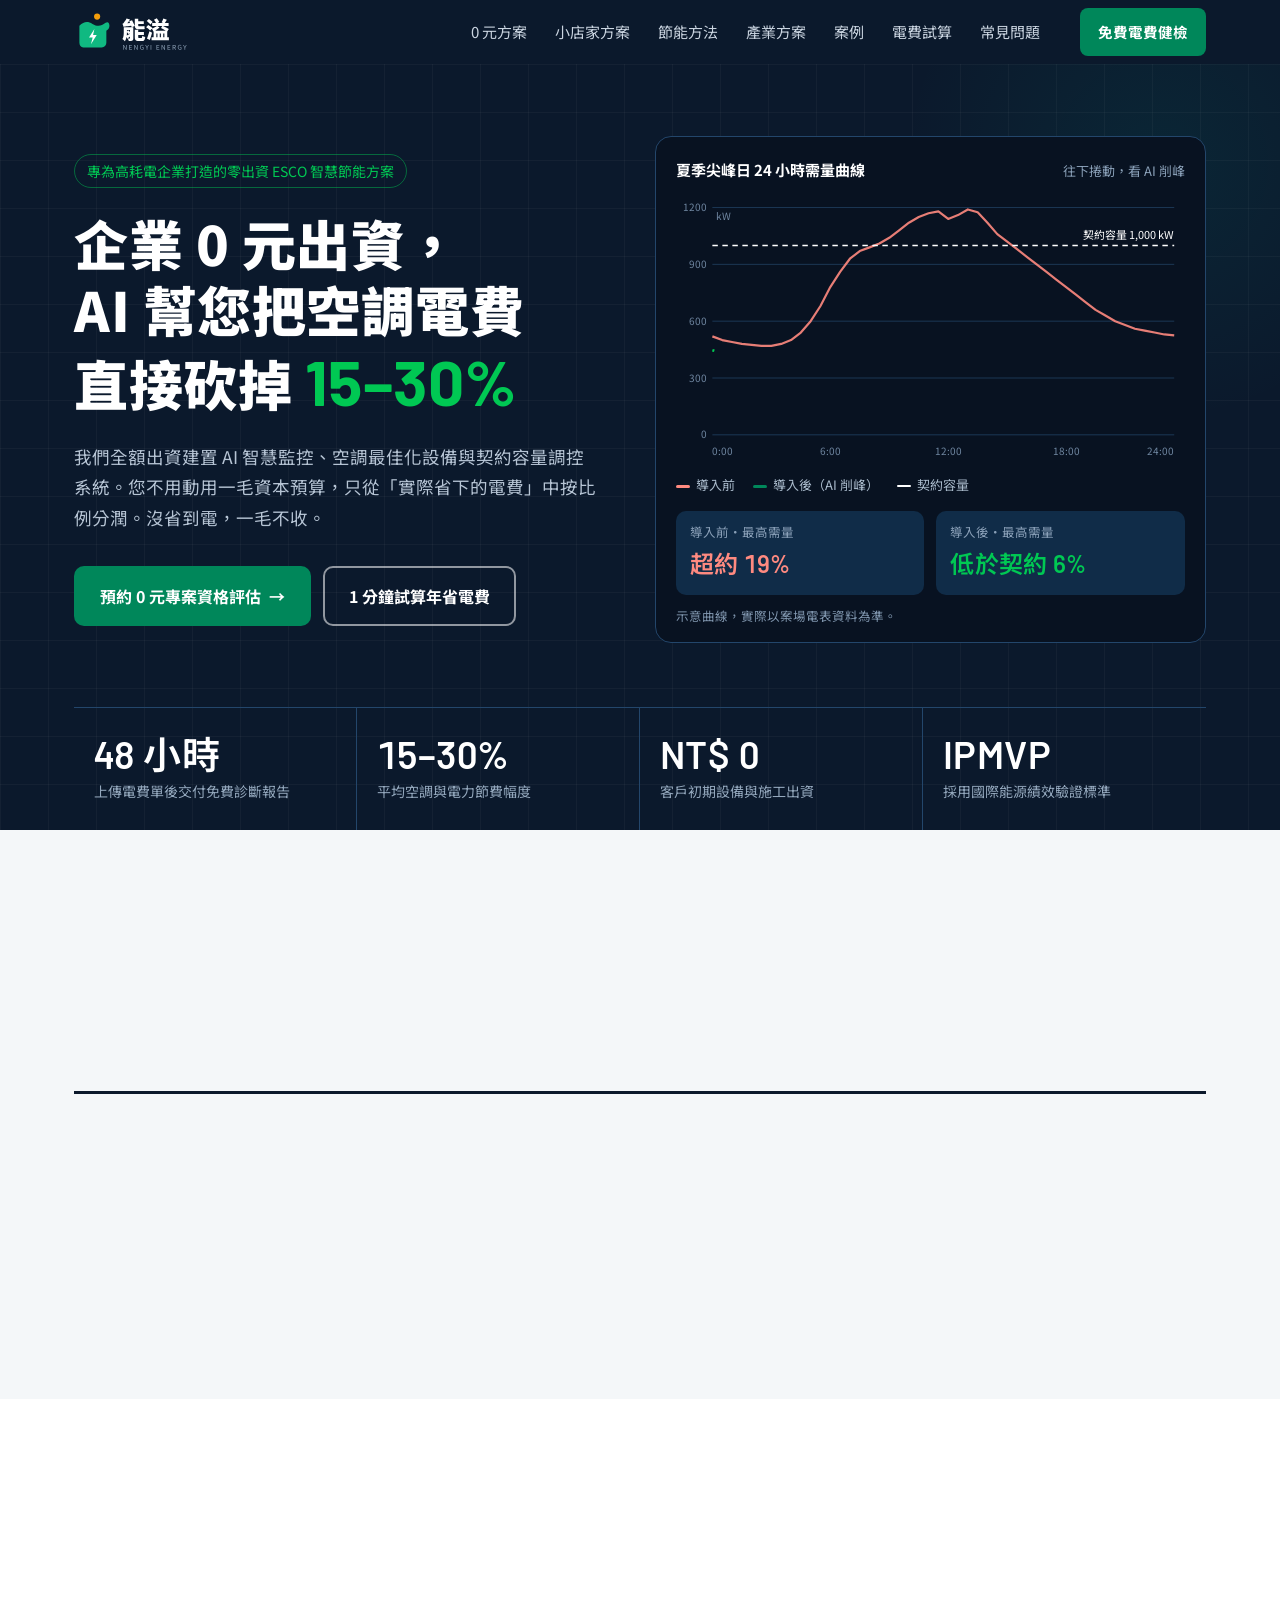
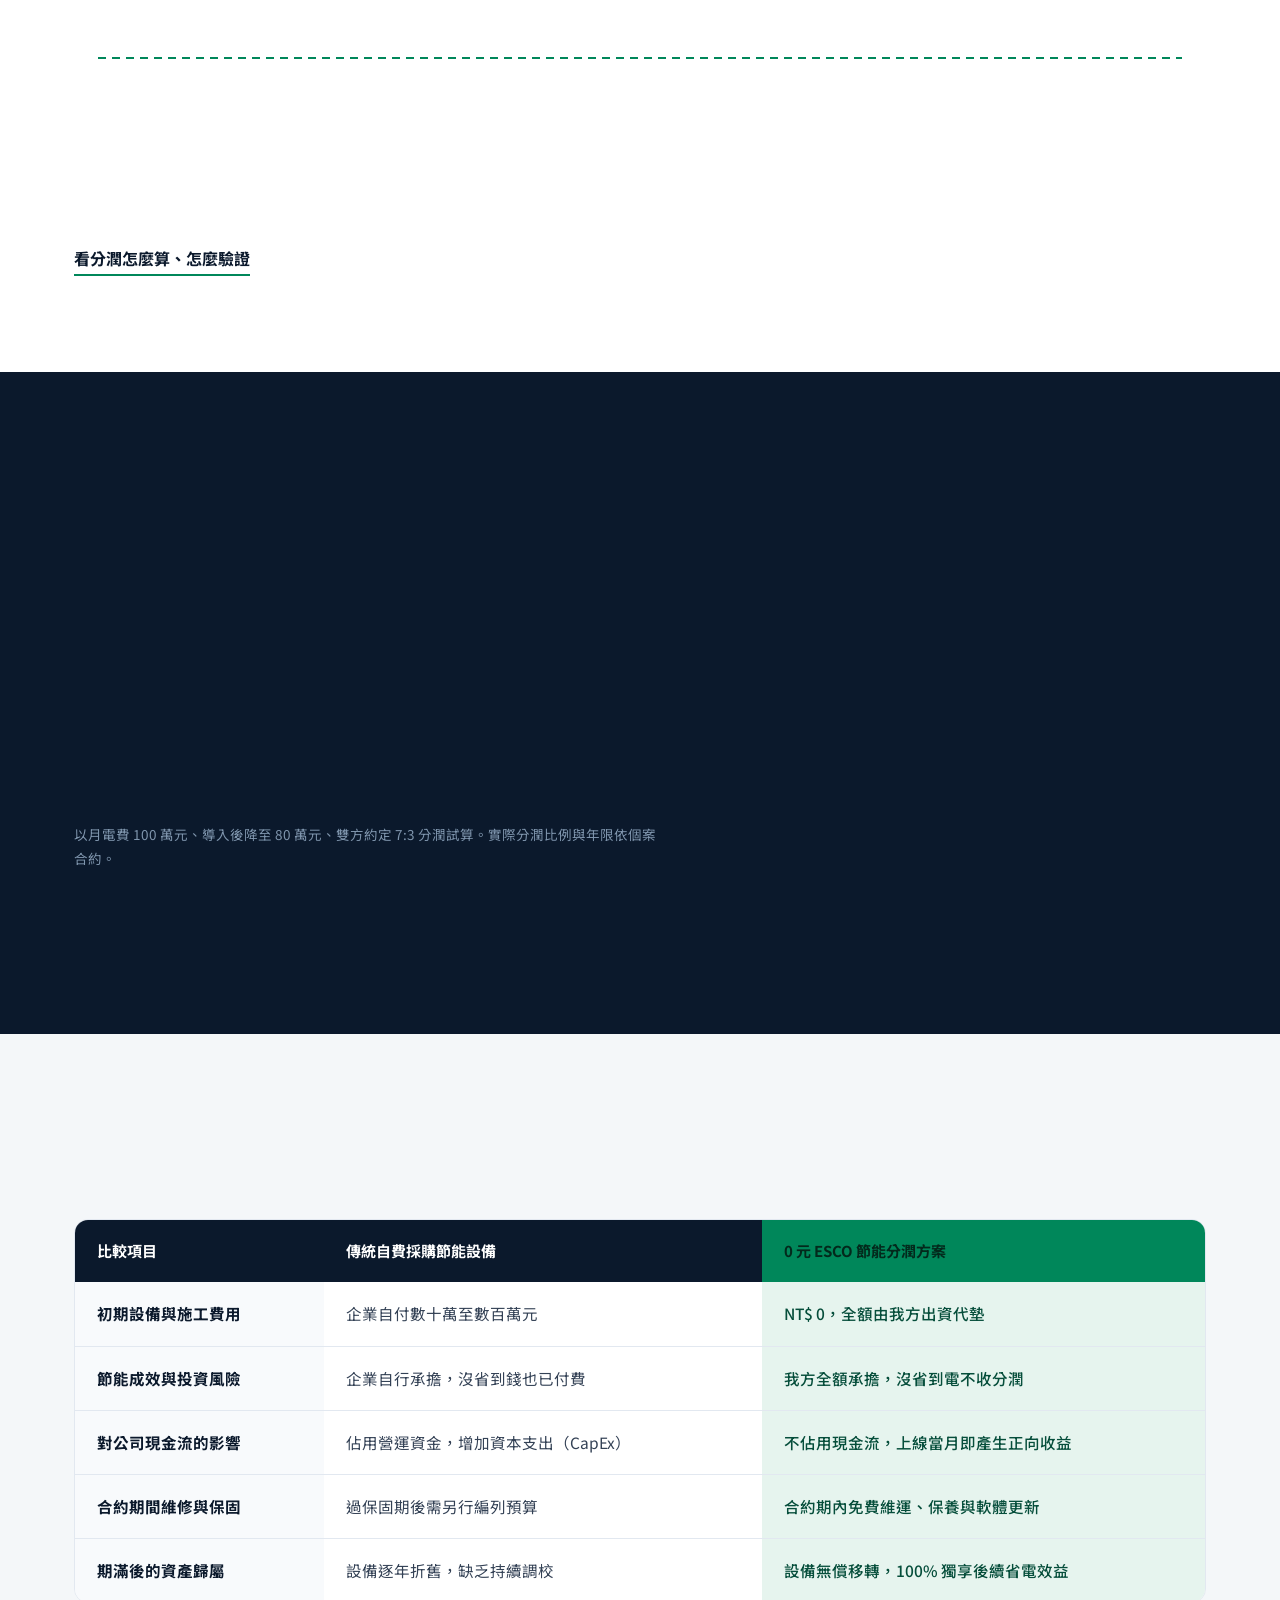
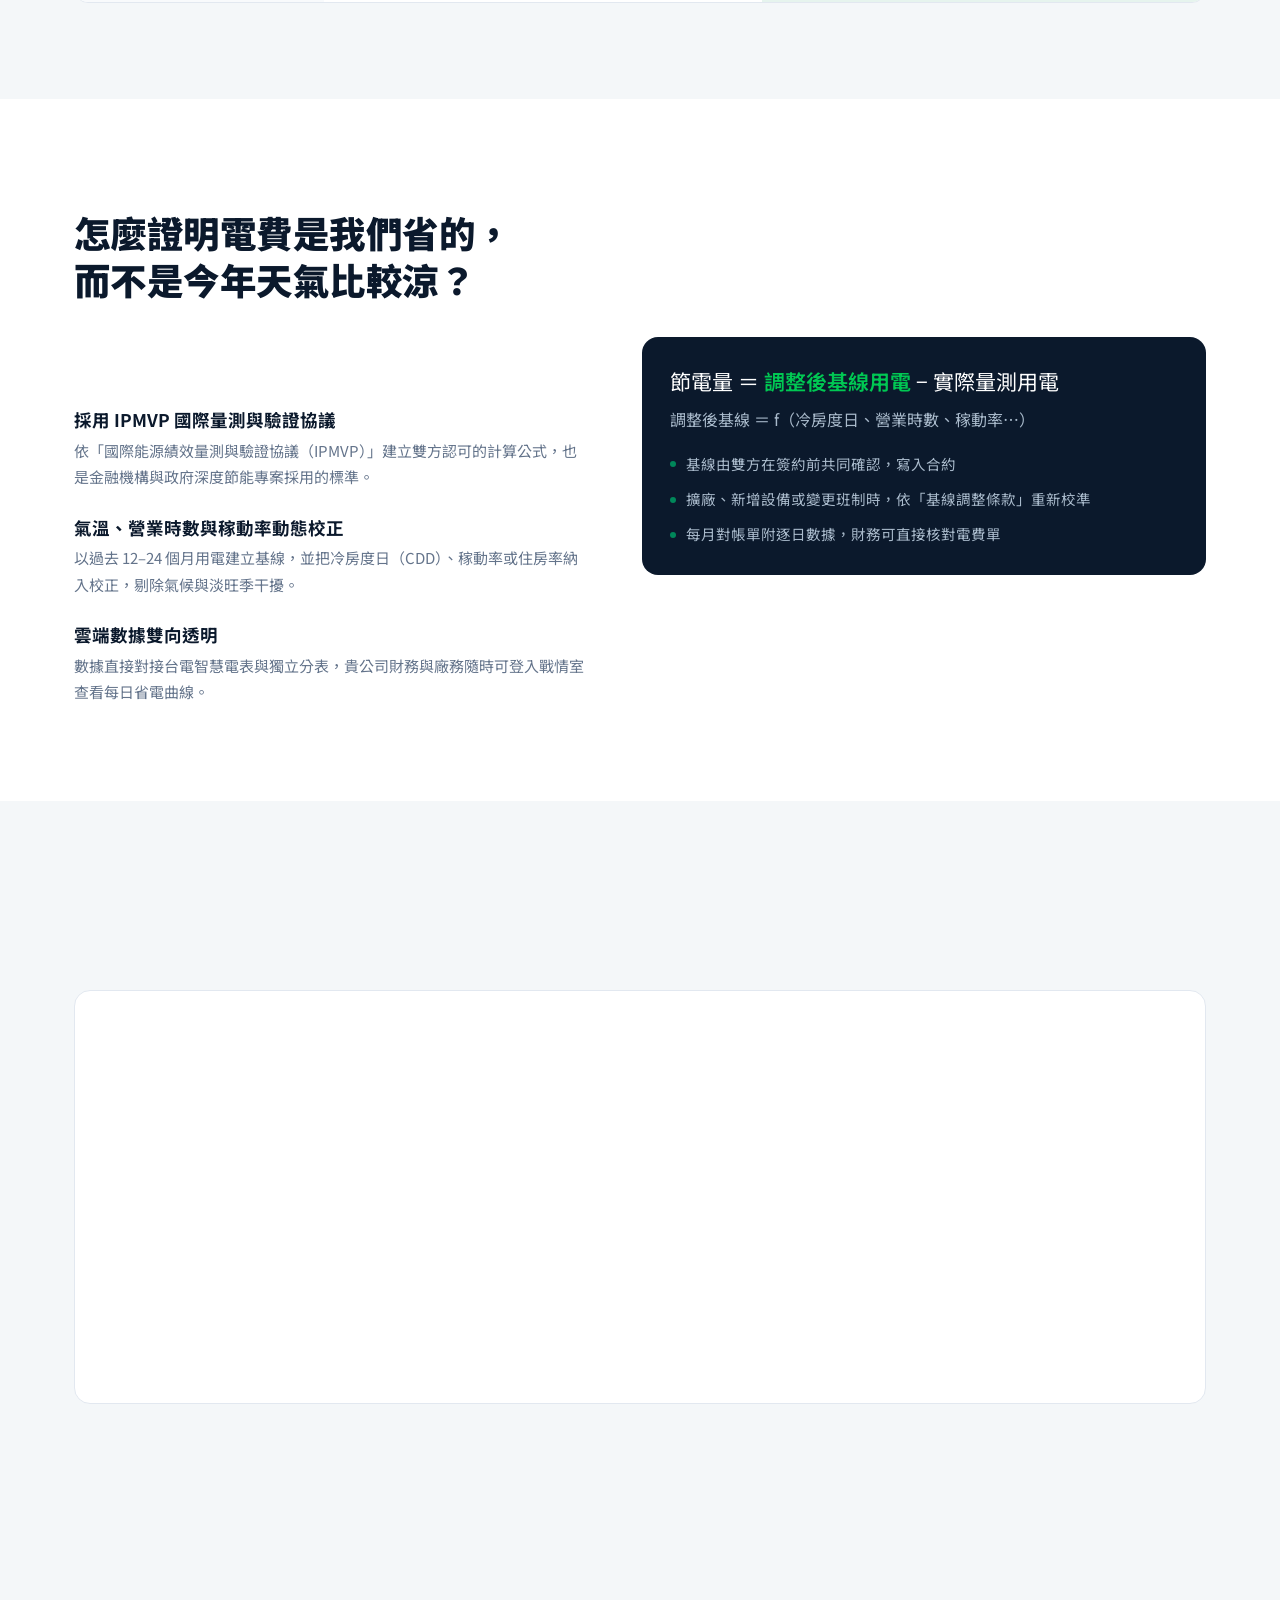
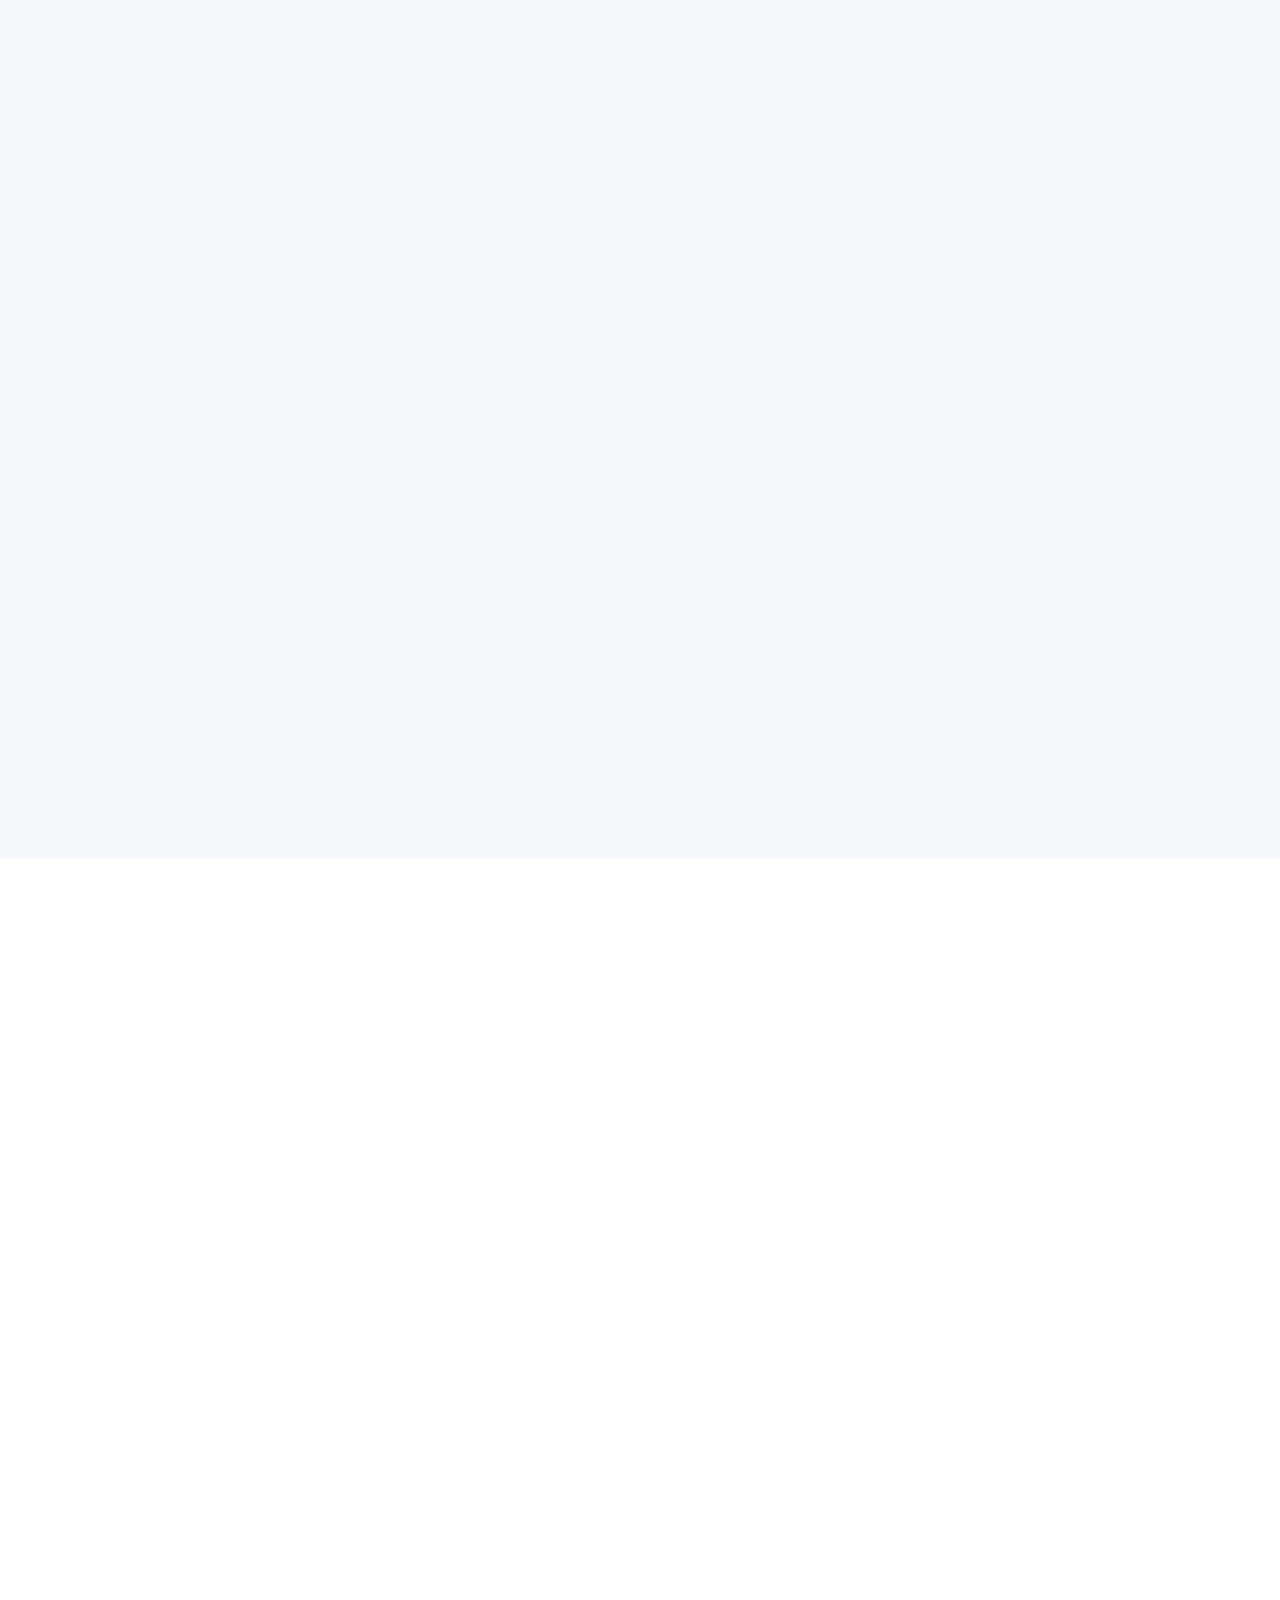
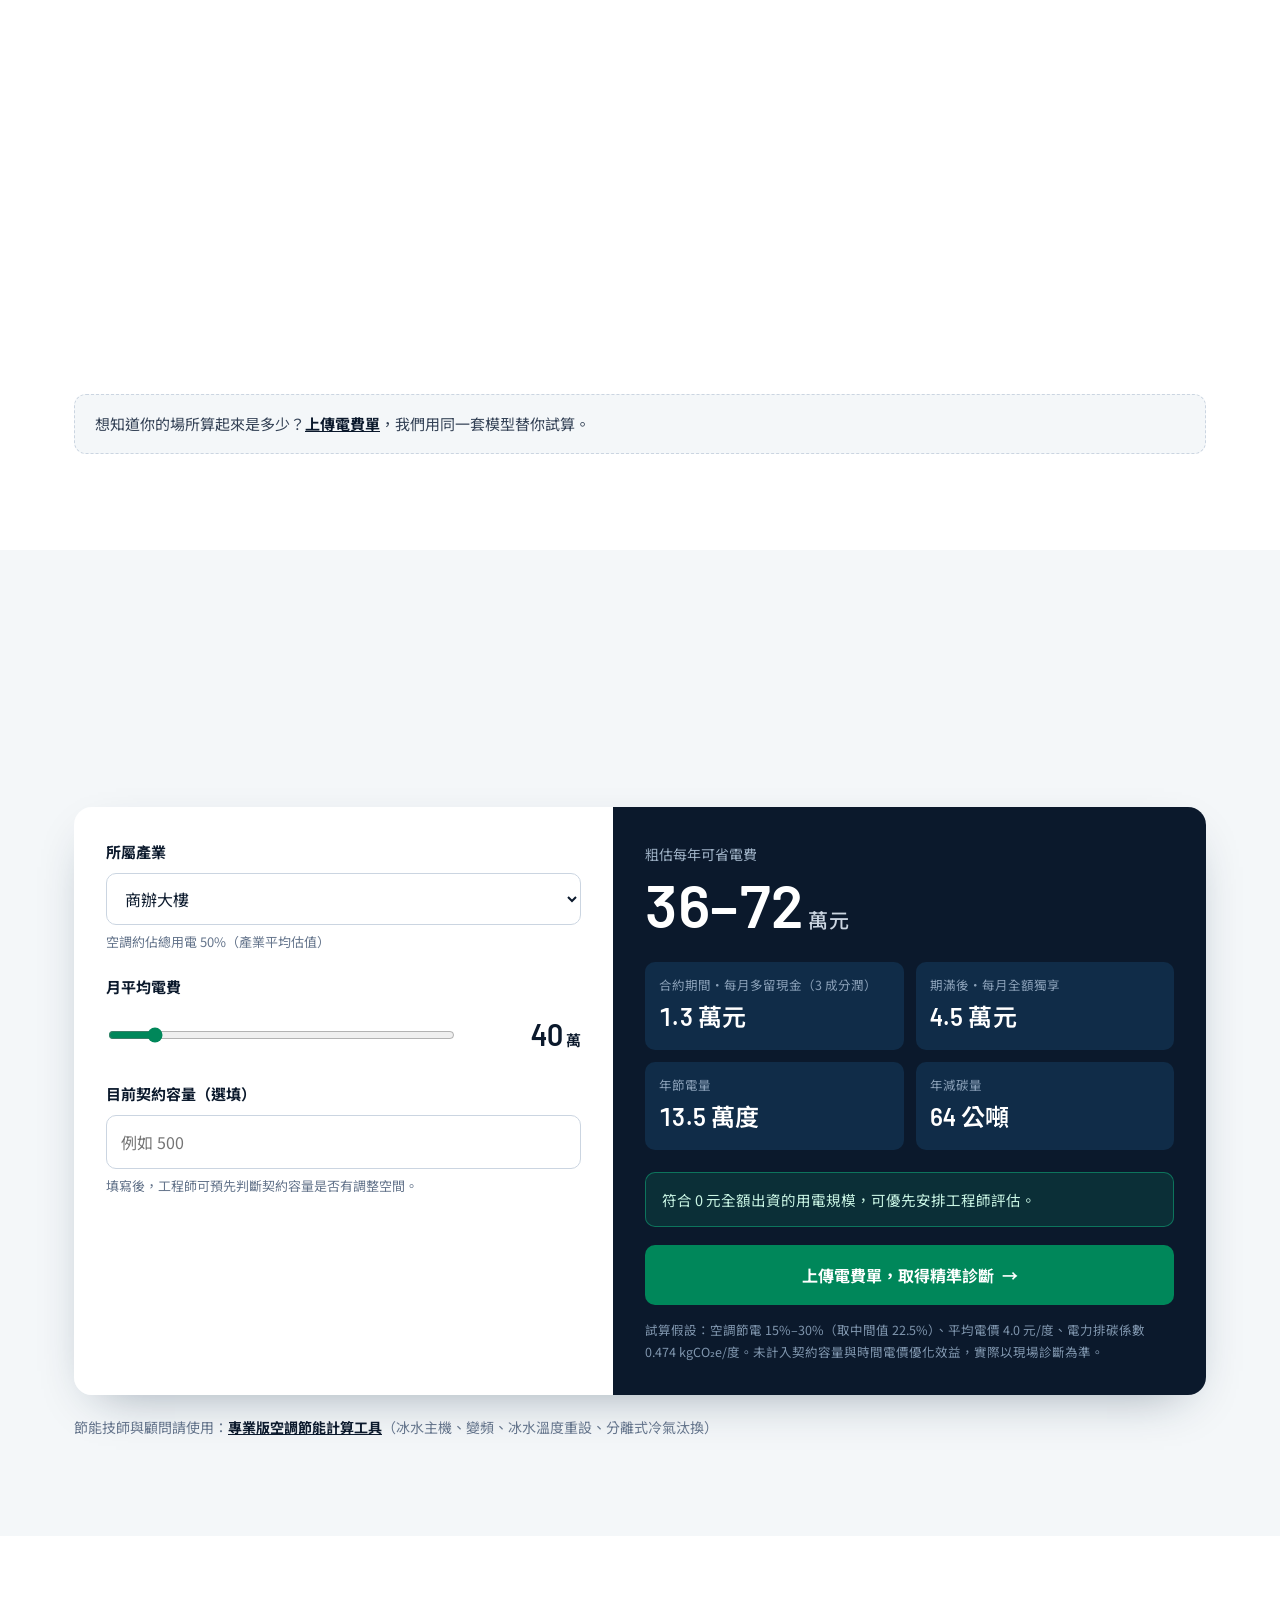
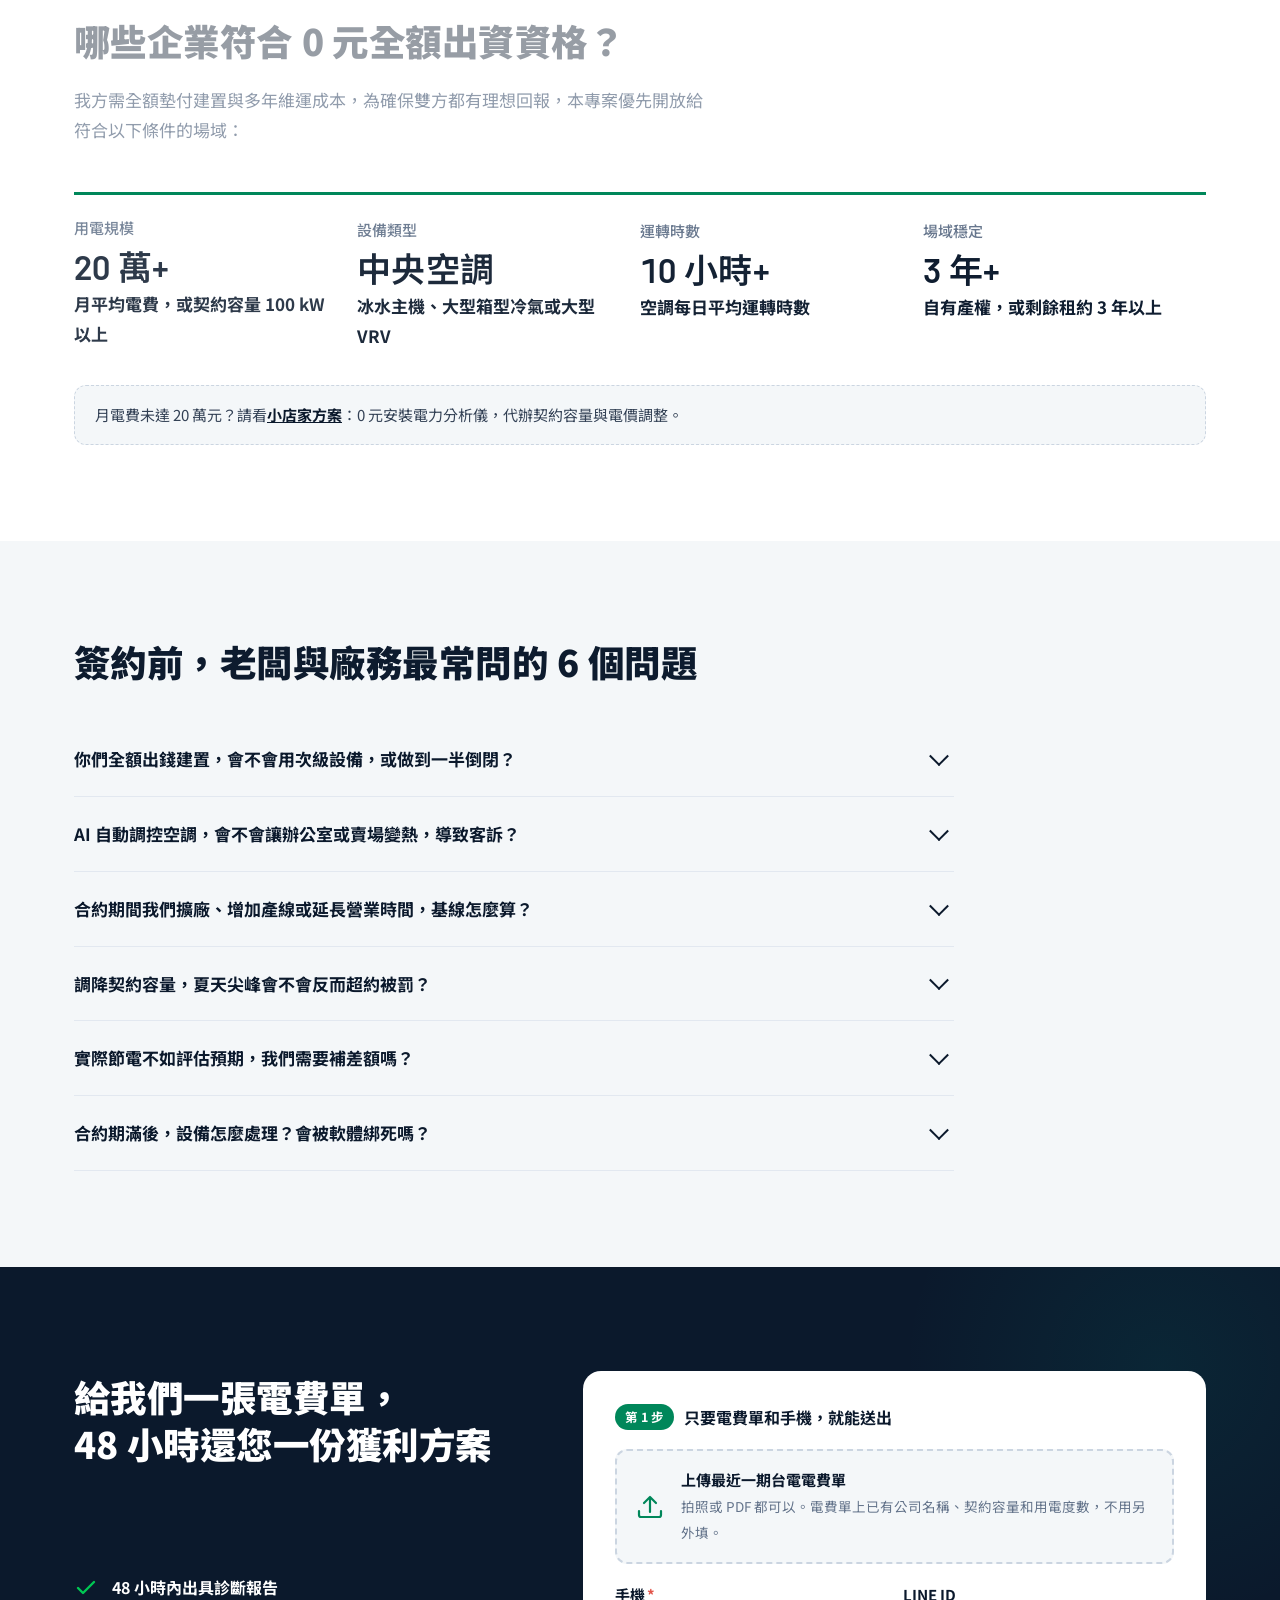
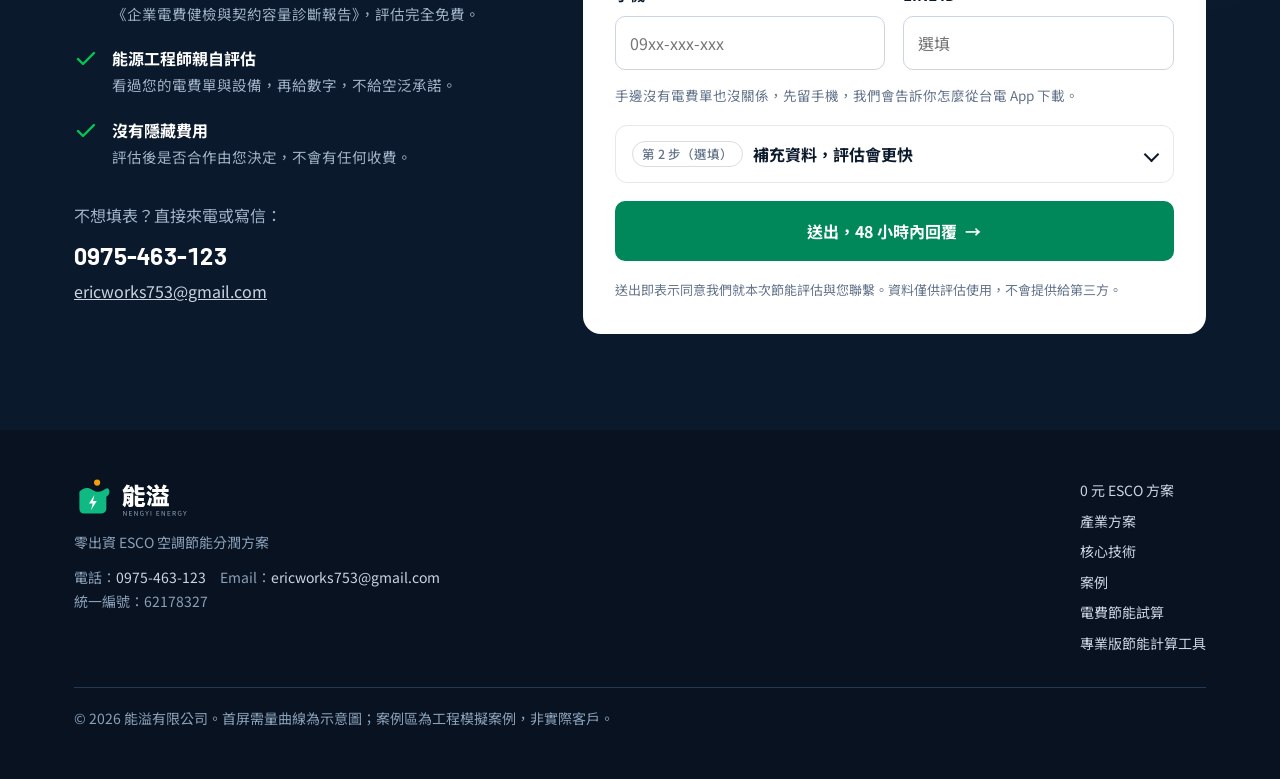
<file: index.html>
<!DOCTYPE html>
<html lang="zh-Hant">
<head>
<meta charset="UTF-8">
<meta name="viewport" content="width=device-width, initial-scale=1, viewport-fit=cover">
<meta name="theme-color" content="#0B192C">
<title>能溢有限公司｜0 元 ESCO 空調節能分潤方案</title>
<link rel="icon" type="image/svg+xml" href="/assets/logo-icon.svg">
<link rel="apple-touch-icon" href="/assets/logo-icon-180.png">
<meta property="og:image" content="/assets/logo-icon-512.png">
<meta name="description" content="零出資 ESCO 節能績效保證方案：我方全額出資建置 AI 空調最佳化、契約容量調控與雲端能源戰情室，只從實際省下的電費中分潤，沒省到電不收費。上傳電費單，48 小時取得免費診斷報告。">
<meta property="og:title" content="企業 0 元出資，AI 幫您把空調電費砍掉 15%–30%">
<meta property="og:description" content="全額出資建置、依實際節電分潤、IPMVP 國際標準驗證、期滿設備無償移轉。">
<link rel="preconnect" href="https://fonts.googleapis.com">
<link rel="preconnect" href="https://fonts.gstatic.com" crossorigin>
<link href="https://fonts.googleapis.com/css2?family=Noto+Sans+TC:wght@400;500;700;900&family=Barlow:wght@500;600&display=swap" rel="stylesheet">
<style>
:root{
  --navy:#0B192C; --navy-2:#173a5c; --navy-3:#0a1d30;
  --green:#00C853; --green-soft:#e7f8f1;
  --amber:#F59E0B; --amber-ink:#5a3a00;
  --bg:#F8FAFC; --ink:#334155; --ink-strong:#0B192C; --muted:#64748b; --line:#e2e8f0;
  --red:#e2554a;
  --wrap:1180px;
}
*{box-sizing:border-box}
html{scroll-behavior:smooth;scroll-padding-top:76px}
@media (prefers-reduced-motion:reduce){html{scroll-behavior:auto}*{animation:none!important;transition:none!important}}
body{margin:0;font-family:"Noto Sans TC",system-ui,sans-serif;color:var(--ink);background:var(--bg);font-size:16px;line-height:1.75;-webkit-font-smoothing:antialiased}
img,svg{display:block;max-width:100%}
a{color:inherit}
h1,h2,h3{color:var(--ink-strong);line-height:1.3;margin:0}
h2{font-size:clamp(26px,3.4vw,38px);font-weight:900;letter-spacing:.01em}
h3{font-size:19px;font-weight:700}
p{margin:0}
.num{font-family:"Barlow","Noto Sans TC",sans-serif;font-variant-numeric:tabular-nums;letter-spacing:.01em}
.wrap{max-width:var(--wrap);margin:0 auto;padding:0 24px}
.lede{font-size:17px;color:var(--muted);max-width:640px;margin-top:12px}
section{padding:96px 0}
@media (max-width:720px){section{padding:68px 0}}
:focus-visible{outline:3px solid var(--amber);outline-offset:2px;border-radius:4px}

/* buttons */
.btn{display:inline-flex;align-items:center;justify-content:center;gap:8px;font:inherit;font-weight:700;font-size:16px;padding:14px 24px;border-radius:10px;border:2px solid transparent;cursor:pointer;text-decoration:none;}

.btn-amber{background:var(--amber);color:#1f1300}
.btn-line{background:transparent;color:#fff;border-color:rgba(255,255,255,.55)}
.btn-line.dark{color:var(--navy);border-color:var(--navy)}
.btn-sm{padding:9px 16px;font-size:14.5px;border-radius:8px}

/* nav */
.nav{position:sticky;top:0;z-index:50;background:#0B192C;color:#fff}
.nav .wrap{display:flex;align-items:center;gap:28px;height:64px}
.brand{display:flex;align-items:center;text-decoration:none;color:#fff}
.brand img{display:block;height:40px;width:auto}
.brand b{font-size:19px;font-weight:900;line-height:1.1;display:block}
.brand small{display:block;font-family:"Barlow";font-size:12px;letter-spacing:.08em;color:#94a8bd;line-height:1;font-weight:600}
.nav ul{display:flex;gap:4px;list-style:none;margin:0;padding:0;margin-left:auto}
.nav ul a{display:block;padding:8px 12px;border-radius:8px;text-decoration:none;font-size:15px;color:#cbd5e1}

@media (max-width:960px){.nav ul{display:none}.nav .btn-sm{margin-left:auto}}

/* hero */
.hero{background:var(--navy);color:#e2e8f0;padding:72px 0 0;overflow:hidden}
.hero-grid{display:grid;grid-template-columns:1fr 1.05fr;gap:56px;align-items:center}
@media (max-width:960px){.hero-grid{grid-template-columns:1fr;gap:40px}}
.hero-tag{display:inline-block;font-size:14px;color:var(--green);border:1px solid rgba(16,185,129,.45);padding:4px 12px;border-radius:999px;margin-bottom:22px}
.hero h1{color:#fff;font-size:clamp(34px,4.6vw,54px);font-weight:900;line-height:1.22;letter-spacing:.01em}
.hero h1 .cut{font-family:"Barlow",sans-serif;font-weight:700;font-size:1.18em;color:var(--green);white-space:nowrap}
.hero .sub{margin-top:22px;font-size:17.5px;color:#b6c4d4;max-width:540px}
.hero .ctas{display:flex;flex-wrap:wrap;gap:12px;margin-top:32px}

/* load curve panel */
.panel{background:var(--navy-3);border:1px solid #23466b;border-radius:16px;padding:20px 20px 16px;position:relative}
.panel-head{display:flex;justify-content:space-between;align-items:baseline;gap:10px;flex-wrap:wrap;margin-bottom:10px}
.panel-head strong{color:#fff;font-size:15px}
.panel-head span{font-size:13px;color:#8aa0b8}
.curve-box{position:relative;user-select:none;touch-action:pan-y}
.curve-box svg{width:100%;height:auto}
.curve-box input[type=range]{position:absolute;inset:0;width:100%;height:100%;opacity:0;cursor:ew-resize;margin:0}
.handle{position:absolute;top:0;bottom:22px;width:2px;background:#fff;pointer-events:none;transform:translateX(-1px)}
.handle::after{content:"⟷";position:absolute;top:44%;left:50%;transform:translate(-50%,-50%);width:34px;height:34px;border-radius:50%;background:#fff;color:var(--navy);display:grid;place-items:center;font-size:16px;font-weight:700;box-shadow:0 2px 10px rgba(0,0,0,.35)}
.curve-box:focus-within .handle::after{outline:3px solid var(--amber)}
.legend{display:flex;gap:18px;flex-wrap:wrap;font-size:13px;color:#a9bacb;margin-top:8px}
.legend i{display:inline-block;width:14px;height:3px;border-radius:2px;vertical-align:middle;margin-right:6px}
.panel-foot{display:grid;grid-template-columns:1fr 1fr;gap:12px;margin-top:14px}
.pf{background:#102c48;border-radius:10px;padding:10px 14px}
.pf small{display:block;font-size:12.5px;color:#8aa0b8}
.pf b{font-size:24px;color:#fff;font-weight:600}
.pf b.bad{color:#ff8a80}.pf b.good{color:var(--green)}

/* trust bar */
.trust{margin-top:64px;border-top:1px solid #23466b;display:grid;grid-template-columns:repeat(4,1fr)}
.trust div{padding:26px 20px;border-right:1px solid #23466b}
.trust div:last-child{border-right:0}
.trust b{display:block;color:#fff;font-size:38px;font-weight:600;line-height:1.1}
.trust span{font-size:14px;color:#94a8bd}
.trust em{font-style:normal;font-size:12px;color:#6f86a0;margin-left:4px}
@media (max-width:760px){.trust{grid-template-columns:1fr 1fr}.trust div:nth-child(2){border-right:0}.trust div:nth-child(-n+2){border-bottom:1px solid #23466b}}

/* pain */
.pain-list{margin-top:44px;display:grid;grid-template-columns:repeat(3,1fr);gap:0;border-top:3px solid var(--navy)}
.pain-list article{padding:28px 28px 8px 0;margin-right:28px;border-right:1px solid var(--line)}
.pain-list article:last-child{border-right:0;margin-right:0}
.pain-list article + article{padding-left:0}
.pain-list h3{margin-bottom:10px}
.pain-list .stat{font-size:44px;font-weight:700;color:var(--red);line-height:1;margin-bottom:10px}
.pain-list .stat small{font-size:18px;margin-left:2px}
@media (max-width:860px){.pain-list{grid-template-columns:1fr}.pain-list article{border-right:0;margin-right:0;border-bottom:1px solid var(--line);padding:24px 0}}

/* steps */
.steps-sec{background:#fff}
.steps{margin-top:48px;display:grid;grid-template-columns:repeat(4,1fr);gap:28px;counter-reset:s;position:relative}
.steps::before{content:"";position:absolute;top:23px;left:24px;right:24px;height:2px;background:repeating-linear-gradient(90deg,var(--green) 0 8px,transparent 8px 14px)}
.step{position:relative}
.step .dot{width:48px;height:48px;border-radius:50%;background:var(--navy);color:#fff;display:grid;place-items:center;font-size:22px;font-weight:700;position:relative;z-index:1;box-shadow:0 0 0 6px #fff}
.step:last-child .dot{background:var(--green)}
.step h3{margin:18px 0 8px}
.step p{font-size:15px;color:var(--muted)}
@media (max-width:860px){.steps{grid-template-columns:1fr;gap:26px}.steps::before{top:24px;bottom:24px;left:23px;right:auto;width:2px;height:auto;background:repeating-linear-gradient(180deg,var(--green) 0 8px,transparent 8px 14px)}.step{padding-left:70px}.step .dot{position:absolute;left:0;top:0}.step h3{margin-top:8px}}
.textlink{display:inline-block;margin-top:36px;font-weight:700;color:var(--navy);text-decoration:none;border-bottom:2px solid var(--green);padding-bottom:2px}

/* split money */
.money{background:var(--navy);color:#cbd5e1}
.money h2{color:#fff}
.money .lede{color:#9fb2c6}
.split{margin-top:44px;display:grid;grid-template-columns:1.2fr 1fr;gap:48px;align-items:start}
@media (max-width:900px){.split{grid-template-columns:1fr}}
.bill{display:grid;gap:14px}
.bill-row{display:grid;grid-template-columns:118px 1fr;gap:14px;align-items:center}
.bill-row > span{font-size:14px;color:#9fb2c6;line-height:1.4}
.bar{height:48px;border-radius:8px;display:flex;overflow:hidden;font-size:14px;font-weight:700}
.bar > div{display:flex;align-items:center;padding:0 12px;white-space:nowrap}
.seg-pay{background:#3b5a7a;color:#fff}
.seg-us{background:#1f4a72;color:#cfe1f3;border-left:2px dashed #0B192C}
.seg-you{background:var(--green);color:#03291c}
.money-note{margin-top:18px;font-size:13.5px;color:#7f95ad}
.money-points{display:grid;gap:22px}
.money-points div{border-left:3px solid var(--green);padding-left:18px}
.money-points b{display:block;color:#fff;font-size:17px;margin-bottom:4px}
.money-points p{font-size:15px}

@media (max-width:620px){.bill-row{grid-template-columns:70px 1fr;gap:10px}.bar{font-size:12.5px;height:42px}.bar > div{padding:0 6px}.pf b{font-size:20px}}
/* compare */
.compare{margin-top:40px;overflow-x:auto;border-radius:14px;border:1px solid var(--line);background:#fff}
.compare table{width:100%;border-collapse:collapse;min-width:640px}
.compare th,.compare td{padding:18px 22px;text-align:left;border-bottom:1px solid var(--line);vertical-align:top;font-size:15.5px}
.compare thead th{background:var(--navy);color:#fff;font-size:15px;font-weight:700}
.compare thead th:last-child{background:var(--green);color:#03291c}
.compare tbody th{color:var(--ink-strong);font-weight:700;width:22%;background:#f8fafc}
.compare td:last-child{background:var(--green-soft);color:#064e3b;font-weight:500}
.compare tr:last-child > *{border-bottom:0}

/* mv */
.mv{background:#fff}
.mv-grid{display:grid;grid-template-columns:1fr 1.1fr;gap:56px;align-items:center;margin-top:12px}
@media (max-width:900px){.mv-grid{grid-template-columns:1fr}}
.mv-list{display:grid;gap:26px;margin-top:32px}
.mv-list h3{font-size:17.5px;margin-bottom:6px}
.mv-list p{font-size:15px;color:var(--muted)}
.formula{background:var(--navy);color:#dbe6f1;border-radius:16px;padding:28px}
.formula .eq{font-size:21px;color:#fff;line-height:1.6}
.formula .eq b{color:var(--green);font-weight:600}
.formula ul{margin:18px 0 0;padding:0;list-style:none;display:grid;gap:10px;font-size:14.5px;color:#a9bacb}
.formula li{padding-left:16px;position:relative}
.formula li::before{content:"";position:absolute;left:0;top:.75em;width:6px;height:6px;border-radius:50%;background:var(--green)}

/* solutions */
.sol-grid{margin-top:44px;display:grid;grid-template-columns:1fr 1fr;gap:0;border:1px solid var(--line);border-radius:16px;overflow:hidden;background:#fff}
.sol{padding:32px;border-bottom:1px solid var(--line)}
.sol:nth-child(odd){border-right:1px solid var(--line)}
.sol:nth-last-child(-n+2){border-bottom:0}
.sol svg{width:40px;height:40px;margin-bottom:16px}
.sol h3{margin-bottom:8px}
.sol p{font-size:15px;color:var(--muted)}
@media (max-width:760px){.sol-grid{grid-template-columns:1fr}.sol:nth-child(odd){border-right:0}.sol:nth-last-child(2){border-bottom:1px solid var(--line)}}

/* industries */
.ind-grid{margin-top:36px;display:grid;grid-template-columns:repeat(5,minmax(0,1fr));gap:14px}
.ind{display:flex;flex-direction:column;gap:8px;padding:22px 20px;border-radius:14px;background:#fff;border:1.5px solid var(--line);text-decoration:none;transition:border-color .15s}

.ind b{font-size:18px;color:var(--ink-strong)}
.ind b::after{content:" ›";color:var(--green)}
.ind span{font-size:14px;color:var(--muted);line-height:1.6}
@media (max-width:1000px){.ind-grid{grid-template-columns:repeat(2,minmax(0,1fr))}}
@media (max-width:520px){.ind-grid{grid-template-columns:1fr}}
/* cases */
.cases{background:#fff}
.case-table{margin-top:40px;display:grid;gap:14px}
.case{display:grid;grid-template-columns:1.4fr 1.6fr 1fr .8fr .8fr;gap:16px;align-items:center;padding:22px 26px;border:1px solid var(--line);border-radius:14px;background:var(--bg)}
.case .who b{display:block;color:var(--ink-strong);font-size:17px}
.case .who span{font-size:13.5px;color:var(--muted)}
.case .what{font-size:15px}
.case .k small{display:block;font-size:12.5px;color:var(--muted)}
.case .k b{font-size:28px;font-weight:600;color:var(--ink-strong);line-height:1.15}
.case .k b.g{color:var(--green)}
.sample{display:inline-block;font-size:12px;color:var(--amber-ink);background:#fef3c7;border-radius:4px;padding:1px 7px;margin-left:6px;vertical-align:2px;font-weight:500}
@media (max-width:860px){.case{grid-template-columns:1fr 1fr}.case .who,.case .what{grid-column:1/-1}}

/* calculator */
.calc-wrap{margin-top:40px;display:grid;grid-template-columns:1fr 1.1fr;border-radius:18px;overflow:hidden;box-shadow:0 18px 50px -24px rgba(15,41,66,.45)}
@media (max-width:900px){.calc-wrap{grid-template-columns:1fr}}
.calc-in{background:#fff;padding:32px;display:grid;gap:20px;align-content:start}
.calc-out{background:var(--navy);color:#cbd5e1;padding:32px;display:flex;flex-direction:column}
.fld label{display:block;font-weight:700;color:var(--ink-strong);font-size:15px;margin-bottom:8px}
.fld .hint{font-size:13px;color:var(--muted);margin-top:6px}
select,input[type=text],input[type=tel],input[type=email],input[type=number],textarea{width:100%;font:inherit;font-size:16px;color:var(--ink-strong);background:#fff;border:1.5px solid #cbd5e1;border-radius:10px;padding:12px 14px}
select:focus,input:focus,textarea:focus{outline:none;border-color:var(--green);box-shadow:0 0 0 4px rgba(16,185,129,.18)}
.bill-in{display:flex;align-items:center;gap:14px}
.bill-in input[type=range]{flex:1;accent-color:var(--green)}
.bill-in output{min-width:110px;text-align:right;font-size:30px;font-weight:600;color:var(--ink-strong)}
.bill-in output small{font-size:15px;font-family:"Noto Sans TC";margin-left:2px}
.out-main small{font-size:14px;color:#9fb2c6}
.out-main .big{font-size:clamp(42px,6vw,60px);color:#fff;font-weight:600;line-height:1.05;margin:6px 0 4px}
.out-main .big span{font-size:20px;font-family:"Noto Sans TC";font-weight:500;margin-left:4px;color:#cbd5e1}
.out-grid{display:grid;grid-template-columns:1fr 1fr;gap:12px;margin:22px 0}
.out-grid div{background:#102c48;border-radius:10px;padding:12px 14px}
.out-grid small{display:block;font-size:12.5px;color:#8aa0b8}
.out-grid b{font-size:24px;color:#fff;font-weight:600}
.tier{border-radius:10px;padding:14px 16px;font-size:14.5px;margin-bottom:18px}
.tier.vip{background:rgba(16,185,129,.14);border:1px solid rgba(16,185,129,.5);color:#c9f5e4}
.tier.std{background:rgba(245,158,11,.12);border:1px solid rgba(245,158,11,.45);color:#fde9c0}
.calc-out .btn{margin-top:auto}
.assume{font-size:12.5px;color:#7f95ad;margin-top:14px}

/* eligibility */
.elig{background:#fff}
.elig-grid{margin-top:40px;display:grid;grid-template-columns:repeat(4,1fr);gap:0;border-top:3px solid var(--green)}
.elig-grid div{padding:24px 24px 0 0}
.elig-grid b{display:block;font-size:15px;color:var(--muted);font-weight:500;margin-bottom:6px}
.elig-grid p{color:var(--ink-strong);font-weight:700;font-size:17px}
.elig-grid .num{font-size:34px;font-weight:600;color:var(--navy);display:block;line-height:1.1;margin-bottom:4px}
@media (max-width:860px){.elig-grid{grid-template-columns:1fr 1fr;gap:10px}}
.tip{margin-top:32px;padding:16px 20px;border-radius:12px;background:var(--bg);border:1px dashed #cbd5e1;font-size:15px}

/* faq */
.faq-list{margin-top:36px;max-width:880px}
.faq-list details{border-bottom:1px solid var(--line)}
.faq-list summary{list-style:none;cursor:pointer;padding:22px 44px 22px 0;font-weight:700;color:var(--ink-strong);font-size:17px;position:relative}
.faq-list summary::-webkit-details-marker{display:none}
.faq-list summary::after{content:"";position:absolute;right:8px;top:50%;width:12px;height:12px;border-right:2px solid var(--navy);border-bottom:2px solid var(--navy);transform:translateY(-70%) rotate(45deg);transition:transform .2s}
.faq-list details[open] summary::after{transform:translateY(-30%) rotate(-135deg)}
.faq-list .a{padding:0 0 24px;color:var(--ink);font-size:15.5px;max-width:780px}

/* apply form */
.apply{background:var(--navy);color:#cbd5e1}
.apply h2{color:#fff}
.apply .lede{color:#9fb2c6}
.apply-grid{display:grid;grid-template-columns:.85fr 1.15fr;gap:48px;margin-top:8px;align-items:start}
@media (max-width:960px){.apply-grid{grid-template-columns:1fr}}
.promise{display:grid;gap:18px;margin-top:32px}
.promise > div{display:flex;gap:14px;align-items:flex-start}
.promise svg{flex:none;width:24px;height:24px;margin-top:3px}
.promise b{color:#fff;display:block}
.promise p{font-size:14.5px;color:#9fb2c6}
form.card{background:#fff;color:var(--ink);border-radius:18px;padding:32px;display:grid;grid-template-columns:1fr 1fr;gap:18px}
form.card .full{grid-column:1/-1}
@media (max-width:620px){form.card{grid-template-columns:1fr;padding:24px}}
form .fld label .req{color:var(--red);margin-left:2px}
.chips{display:flex;flex-wrap:wrap;gap:8px}
.chips label{margin:0;font-weight:500;font-size:14.5px;color:var(--ink);cursor:pointer}
.chips input{position:absolute;opacity:0;pointer-events:none}
.chips span{display:inline-block;padding:8px 14px;border:1.5px solid #cbd5e1;border-radius:999px;transition:border-color 150ms ease,background-color 150ms ease}
.chips input:checked + span{border-color:var(--green);background:var(--green-soft);color:#065f46;font-weight:700}
.chips input:focus-visible + span{outline:3px solid var(--amber);outline-offset:2px}
.fld label.drop{display:flex;margin:0;font-weight:400;align-items:center;gap:14px;border:2px dashed #cbd5e1;border-radius:12px;padding:16px;cursor:pointer;background:var(--bg)}

.drop input{position:absolute;opacity:0;width:1px;height:1px}
.drop svg{width:34px;height:34px;flex:none}
.drop b{display:block;color:var(--ink-strong)}
.drop span{font-size:13.5px;color:var(--muted)}
.form-tier{font-size:14px;border-radius:10px;padding:10px 14px;display:none}
.form-tier.show{display:block}
.form-tier.vip{background:var(--green-soft);color:#065f46}
.form-tier.std{background:#fef3c7;color:var(--amber-ink)}
.privacy{font-size:13px;color:var(--muted)}
.hp{position:absolute;left:-9999px}

/* footer */
footer{background:var(--navy-3);color:#8aa0b8;padding:48px 0 110px;font-size:14px}
footer .wrap{display:flex;flex-wrap:wrap;gap:24px 48px;justify-content:space-between}
footer a{color:#cbd5e1;text-decoration:none}

footer ul{list-style:none;margin:0;padding:0;display:grid;gap:6px}
@media (min-width:761px){footer{padding-bottom:48px}}

/* mobile sticky bar */
.mbar{display:none}
@media (max-width:760px){
  .mbar{display:grid;grid-template-columns:1fr 1.3fr;gap:8px;position:fixed;left:0;right:0;bottom:0;z-index:60;padding:10px 12px calc(10px + env(safe-area-inset-bottom));background:rgba(255,255,255,.97);border-top:1px solid var(--line);box-shadow:0 -6px 20px rgba(15,41,66,.08)}
  .mbar a{display:flex;align-items:center;justify-content:center;gap:6px;border-radius:10px;padding:12px 8px;font-weight:700;font-size:15px;text-decoration:none}
  .mbar .l{background:var(--navy);color:#fff}
  .mbar .u{background:var(--amber);color:#1f1300}
}

@media (hover:hover) and (pointer:fine){
.btn:hover{filter:brightness(1.06)}
.nav ul a:hover{color:#fff;background:rgba(255,255,255,.07)}
.ind:hover{border-color:var(--green)}
.drop:hover{border-color:var(--green)}
footer a:hover{color:#fff}
}

/* ---- 手機原生感與按壓回饋 ---- */
:root{--ease-out:cubic-bezier(0.23,1,0.32,1)}
html{-webkit-tap-highlight-color:transparent;-webkit-text-size-adjust:100%}
a,button,summary,label,[role="button"]{touch-action:manipulation}
button,.btn,summary,.chips span,.mbar a{-webkit-user-select:none;user-select:none;-webkit-touch-callout:none}
input,select,textarea{font-size:16px}
.btn,.mbar a{transition:transform 140ms var(--ease-out),filter 140ms ease}
.btn:active,.mbar a:active{transform:scale(0.97)}
.ind,.drop,.case,.sol,.lv{transition:border-color 160ms ease}
.ind:active{transform:scale(0.985)}
.wrap{padding-left:max(24px,env(safe-area-inset-left));padding-right:max(24px,env(safe-area-inset-right))}


/* ---- 模擬案例 ---- */
.sim-grid{margin-top:40px;display:grid;grid-template-columns:minmax(0,1fr);gap:20px}
@media (max-width:1000px){.sim-grid{grid-template-columns:minmax(0,1fr)}}
.sim{min-width:0}
.sim{background:#fff;border:1px solid rgba(15,23,42,.08);border-radius:16px;padding:28px;display:grid;grid-template-columns:340px minmax(0,1fr);column-gap:32px;row-gap:18px}
.sim header{grid-column:1}.sim-kpi{grid-column:1}.sim-scroll{grid-column:2;grid-row:1/3}
@media (max-width:1000px){.sim{display:flex;flex-direction:column}}
.sim header h3{font-size:22px;margin-top:6px}
.sim header p{font-size:14px;color:var(--muted);margin-top:2px}
.sim-tag{display:inline-block;font-size:12.5px;font-weight:700;color:#00875A;background:#E6F4EE;border-radius:999px;padding:2px 10px}
.sim-kpi{display:grid;grid-template-columns:1fr 1fr;gap:10px;align-content:start}
.sim-kpi div.main{grid-column:1/-1}
@media (max-width:1000px) and (min-width:561px){.sim-kpi{grid-template-columns:1.2fr 1fr 1fr}.sim-kpi div.main{grid-column:auto}}
.sim-kpi div{background:var(--bg);border-radius:12px;padding:12px 14px}
.sim-kpi small{display:block;font-size:12.5px;color:var(--muted)}
.sim-kpi b{display:block;font-size:22px;color:var(--navy);line-height:1.3;white-space:nowrap}
.sim-kpi div.main{background:var(--navy)} .sim-kpi div.main small{color:#9fb2c6} .sim-kpi div.main b{color:#00C853;font-size:26px}
@media (max-width:560px){.sim-kpi{grid-template-columns:1fr}}
.sim-scroll{overflow-x:auto}
.sim table{width:100%;border-collapse:collapse;font-size:14px;min-width:520px}
.sim th,.sim td{padding:9px 8px;border-bottom:1px solid rgba(15,23,42,.08);text-align:left;vertical-align:top}
.sim th{font-size:12.5px;color:var(--muted);font-weight:500;background:var(--bg)}
.sim td:nth-child(3),.sim td:nth-child(4),.sim th:nth-child(3),.sim th:nth-child(4){text-align:right;white-space:nowrap;font-family:"Barlow","Noto Sans TC",sans-serif;font-variant-numeric:tabular-nums}
.sim td:first-child{font-weight:700;color:var(--navy);width:30%}
.sim td:nth-child(2){color:var(--muted)}
.sim tfoot td{font-weight:700;color:var(--navy);background:#E6F4EE;border-bottom:0}
@media (max-width:600px){
 .sim{padding:20px}
 .sim table{min-width:0}
 .sim thead{display:none}
 .sim tr{display:grid;grid-template-columns:1fr auto;column-gap:12px;padding:10px 0;border-bottom:1px solid rgba(15,23,42,.08)}
 .sim td{border:0;padding:2px 0}
 .sim td:first-child{width:auto;grid-column:1/-1}
 .sim td:nth-child(2){grid-column:1/-1;font-size:13.5px}
 .sim td:nth-child(3){text-align:left}
 .sim tfoot tr{background:#E6F4EE;border-radius:10px;padding:10px 12px;border:0;margin-top:8px}
 .sim tfoot td{background:none}
}
.sim-note{margin-top:18px;font-size:13.5px;color:var(--muted);max-width:900px}
.sim-note a{color:#00875A}
/* ---- 專業術語 ---- */
.terms{margin-top:44px}
.terms>h3{font-size:20px;margin-bottom:16px}
.term-grid{display:grid;grid-template-columns:1.3fr 1fr 1fr;gap:14px}
@media (max-width:900px){.term-grid{grid-template-columns:1fr}}
.term{border:1px solid rgba(15,23,42,.08);border-radius:16px;padding:22px;background:#fff}
.term:first-child{background:var(--navy);border-color:var(--navy)}
.term:first-child h4{color:#fff}.term:first-child p{color:#b6c4d4}.term:first-child .en{color:#00C853}
.term .en{font-family:"Barlow",sans-serif;font-size:13px;color:#00875A;font-weight:600;letter-spacing:.02em}
.term h4{font-size:18px;color:var(--navy);margin:6px 0 8px;line-height:1.4}
.term p{font-size:15px;color:var(--ink)}
/* ---- 兩步式表單 ---- */
.step{display:flex;align-items:center;gap:10px;font-weight:700;color:var(--navy);font-size:16px;margin:0}
.step span{white-space:nowrap;flex:none;font-size:12.5px;color:#fff;background:#00875A;border-radius:999px;padding:2px 10px;font-weight:700}
form .hint{font-size:13.5px;color:var(--muted);margin:-4px 0 0}
details.more{border:1px solid rgba(15,23,42,.1);border-radius:12px;padding:0 16px}
details.more summary{list-style:none;cursor:pointer;padding:14px 0;font-weight:700;color:var(--navy);display:flex;align-items:center;gap:10px}
details.more summary::-webkit-details-marker{display:none}
details.more summary span{white-space:nowrap;flex:none;font-size:12.5px;color:var(--muted);border:1px solid rgba(15,23,42,.15);border-radius:999px;padding:1px 9px;font-weight:500}
details.more summary::after{content:"";margin-left:auto;width:9px;height:9px;border-right:2px solid var(--navy);border-bottom:2px solid var(--navy);transform:rotate(45deg);transition:transform 200ms cubic-bezier(.16,1,.3,1)}
details.more[open] summary::after{transform:rotate(-135deg)}
.more-grid{display:grid;grid-template-columns:1fr 1fr;gap:16px;padding:4px 0 18px}
.more-grid .full{grid-column:1/-1}
@media (max-width:620px){.more-grid{grid-template-columns:1fr}}
/* ---- 戰情室感：首屏格線、分潤長條長出 ---- */
.hero{background-image:linear-gradient(rgba(255,255,255,.035) 1px,transparent 1px),linear-gradient(90deg,rgba(255,255,255,.035) 1px,transparent 1px);background-size:48px 48px;background-color:var(--navy)}
.motion-on .bill .bar>div{transform-origin:left;transform:scaleX(0);transition:transform 900ms cubic-bezier(.16,1,.3,1)}
.motion-on .bill.in .bar>div{transform:scaleX(1)}
.motion-on .bill.in .bill-row:nth-child(2) .bar>div{transition-delay:250ms}
.motion-on .bill.in .bill-row:nth-child(3) .bar>div{transition-delay:500ms}
.saved-label{font-family:"Noto Sans TC",sans-serif}

/* ---- 能溢品牌視覺（冷調科技）覆寫 ---- */
.btn{gap:8px}
:root{--navy:#0B192C;--navy-2:#1E293B;--navy-3:#081221;--green:#00875A;--green-soft:#E6F4EE;--amber:#00875A;--bg:#F4F7F9;--ink-strong:#0B192C}
.btn-amber{background:#00875A;color:#fff}
.mbar .u{background:#00875A!important;color:#fff!important}
:focus-visible{outline-color:#00875A}
.hero h1 .cut,.hero-tag,.pf b.good,.formula .eq b,.crumb{color:#00C853}
.hero-tag{border-color:rgba(0,200,83,.45)}
.seg-you{background:#00C853;color:#04230f}
.money-points div{border-left-color:#00C853}
.hero,.money,.apply,.calc-out,.dash-sec,.apply2{position:relative}
.hero::after,.apply::after,.apply2::after{content:"";position:absolute;right:-160px;top:-180px;width:560px;height:560px;border-radius:50%;background:radial-gradient(circle,rgba(0,191,165,.08),transparent 65%);pointer-events:none}
.hero,.apply,.apply2{overflow:hidden}
.hero>.wrap,.apply>.wrap,.apply2>.wrap{position:relative;z-index:1}
h1,h2,h3{letter-spacing:0;word-break:keep-all;overflow-wrap:anywhere}
@media (hover:hover) and (pointer:fine){.btn-amber:hover{background:#00704A;filter:none}}
</style>
<link rel="stylesheet" href="assets/motion.css">
</head>
<body>

<!-- 能溢有限公司官網。產業頁在 solution.html，Logo 檔在 assets/。 -->

<div class="scroll-progress" aria-hidden="true"></div>
<nav class="nav" aria-label="主選單">
  <div class="wrap">
    <a class="brand" href="#top" aria-label="能溢有限公司 回到頂端"><img src="assets/logo-horizontal-white.svg" alt="能溢有限公司" width="114" height="40"></a>
    <ul>
      <li><a href="#model">0 元方案</a></li>
      <li><a href="small.html">小店家方案</a></li>
      <li><a href="methods.html">節能方法</a></li>
      <li><a href="solution.html">產業方案</a></li>
      <li><a href="#cases">案例</a></li>
      <li><a href="#calc">電費試算</a></li>
      <li><a href="#faq">常見問題</a></li>
    </ul>
    <a class="btn btn-amber btn-sm" href="#apply">免費電費健檢</a>
  </div>
</nav>

<header class="hero" id="top">
  <div class="wrap">
    <div class="hero-grid">
      <div class="hero-copy">
        <span class="hero-tag">專為高耗電企業打造的零出資 ESCO 智慧節能方案</span>
        <h1>企業 0 元出資，<br>AI 幫您把空調電費<br>直接砍掉 <span class="cut">15–30%</span></h1>
        <p class="sub">我們全額出資建置 AI 智慧監控、空調最佳化設備與契約容量調控系統。您不用動用一毛資本預算，只從「實際省下的電費」中按比例分潤。沒省到電，一毛不收。</p>
        <div class="ctas">
          <a class="btn btn-amber" href="#apply">預約 0 元專案資格評估 <span class="arr">→</span></a>
          <a class="btn btn-line" href="#calc">1 分鐘試算年省電費</a>
        </div>
      </div>

      <figure class="panel" style="margin:0" aria-labelledby="curveTitle">
        <div class="panel-head">
          <strong id="curveTitle">夏季尖峰日 24 小時需量曲線</strong>
          <span>往下捲動，看 AI 削峰</span>
        </div>
        <div class="curve-box" id="curveBox">
          <svg id="curve" viewBox="0 0 560 300" role="img" aria-label="導入前需量曲線在下午兩次超過契約容量，導入後 AI 削峰，全天維持在契約容量以下"></svg>
        </div>
        <div class="legend">
          <span><i style="background:#ff8a80"></i>導入前</span>
          <span><i style="background:var(--green)"></i>導入後（AI 削峰）</span>
          <span><i style="background:#fff;height:0;border-top:2px dashed #fff"></i>契約容量</span>
        </div>
        <div class="panel-foot">
          <div class="pf"><small>導入前・最高需量</small><b class="num bad">超約 19%</b></div>
          <div class="pf"><small>導入後・最高需量</small><b class="num good">低於契約 6%</b></div>
        </div>
        <figcaption class="assume" style="margin-top:10px">示意曲線，實際以案場電表資料為準。</figcaption>
      </figure>
    </div>

    <div class="trust">
      <div><b class="num">48 小時</b><span>上傳電費單後交付免費診斷報告</span></div>
      <div><b class="num">15–30%</b><span>平均空調與電力節費幅度</span></div>
      <div><b class="num">NT$ 0</b><span>客戶初期設備與施工出資</span></div>
      <div><b class="num">IPMVP</b><span>採用國際能源績效驗證標準</span></div>
    </div>
  </div>
</header>

<main>

<section id="pain">
  <div class="wrap">
    <h2 class="reveal">電價持續調漲，您的毛利正被空調悄悄吃掉</h2>
    <p class="lede reveal">在商辦、工廠、飯店與醫療場域，空調往往佔總用電量 40% 至 60%。多數企業正卡在這三個困境：</p>
    <div class="pain-list" data-stagger>
      <article>
        <div class="stat num">40–60<small>%</small></div>
        <h3>電費年年漲，卻找不到耗電黑洞</h3>
        <p>傳統空調只能手動開關、固定定溫，無法隨外氣溫度、室內人流與尖離峰電價即時調整，每天都在浪費。</p>
      </article>
      <article>
        <div class="stat num">2–3<small>倍</small></div>
        <h3>契約容量訂錯，平白多繳冤枉錢</h3>
        <p>訂太高，每月多繳基本電費；訂太低，尖峰只要超約一個 15 分鐘，就被台電加收 2 至 3 倍超約附加費。</p>
      </article>
      <article>
        <div class="stat num">數百<small>萬</small></div>
        <h3>想節能改造，卻卡在預算</h3>
        <p>汰換冰水主機或導入自動化系統動輒數百萬，不想增加現金流壓力，更怕花大錢卻看不到成效。</p>
      </article>
    </div>
  </div>
</section>

<section class="steps-sec" id="how">
  <div class="wrap">
    <h2 class="reveal">不動用公司預算，四步驟啟動智慧節能</h2>
    <p class="lede reveal">您專注本業。出錢、建置、維運與節能成效，全部交給我們。</p>
    <div class="steps" data-stagger>
      <div class="step"><div class="dot num">1</div><h3>免費電費健檢</h3><p>提供近一年台電電費單，48 小時內由能源工程師完成診斷，算出節費潛力與契約容量優化空間。</p></div>
      <div class="step"><div class="dot num">2</div><h3>0 元全額建置</h3><p>確認合作後，由我方出資採購並安裝 AI 控制器、感測器與電力監控設備，不影響既有空調與產線排程。</p></div>
      <div class="step"><div class="dot num">3</div><h3>透明數據分潤</h3><p>上線當月開始省電。雙方透過雲端戰情室核對台電電表與驗證數據，僅從實際省下的電費按約拆帳。</p></div>
      <div class="step"><div class="dot num">4</div><h3>期滿設備無償移轉</h3><p>合約期滿（通常 3–5 年），硬體設備無償移轉歸貴公司。此後省下的每一分電費，100% 歸企業獨享。</p></div>
    </div>
    <a class="textlink" href="#model">看分潤怎麼算、怎麼驗證</a>
  </div>
</section>

<section class="money" id="model">
  <div class="wrap">
    <h2 class="reveal">天下沒有白吃的午餐，但有雙贏的商業模式</h2>
    <p class="lede reveal">我們的獲利方式很單純：先幫您省錢，再從省下來的錢裡拆帳。這在國際上稱為 ESCO 節能效益分享型（Shared Savings）。</p>
    <div class="split">
      <div>
        <div class="bill reveal" aria-label="以月電費 100 萬元為例的分潤示意">
          <div class="bill-row"><span>導入前<br>每月電費</span>
            <div class="bar"><div class="seg-pay" style="width:100%">100 萬元</div></div></div>
          <div class="bill-row"><span>合約期間<br>3–5 年</span>
            <div class="bar"><div class="seg-pay" style="width:80%">台電電費 80 萬</div><div class="seg-us" style="width:14%" title="我方分潤 14 萬">14</div><div class="seg-you" style="width:6%" title="貴公司多留 6 萬">6</div></div></div>
          <div class="bill-row"><span>合約期滿後</span>
            <div class="bar"><div class="seg-pay" style="width:80%">台電電費 80 萬</div><div class="seg-you" style="width:20%">省 20 萬</div></div></div>
        </div>
        <p class="money-note">以月電費 100 萬元、導入後降至 80 萬元、雙方約定 7:3 分潤試算。實際分潤比例與年限依個案合約。</p>
      </div>
      <div class="money-points" data-stagger>
        <div><b>合約期間：每月多留 <span class="num" data-countup="6">6</span> 萬元現金</b><p>貴公司不出任何本金，每月省下的 20 萬元中，6 萬元直接留在帳上；我方取得 14 萬元，作為設備攤提、AI 系統維運與合理利潤。</p></div>
        <div><b>合約期滿：一年 <span class="num" data-countup="240">240</span> 萬元全歸您</b><p>所有節能與監控硬體無償移轉，之後每月省下的 20 萬元 100% 歸貴公司。</p></div>
        <div><b>我們比任何人都在意成效</b><p>我們只能靠實際省電量回收成本，所以設備穩定度與長期節能效果，就是我們的收入。</p></div>
      </div>
    </div>
  </div>
</section>

<section id="compare">
  <div class="wrap">
    <h2 class="reveal">傳統自費採購 vs. 0 元 ESCO 方案</h2>
    <div class="compare">
      <table>
        <thead><tr><th scope="col">比較項目</th><th scope="col">傳統自費採購節能設備</th><th scope="col">0 元 ESCO 節能分潤方案</th></tr></thead>
        <tbody>
          <tr><th scope="row">初期設備與施工費用</th><td>企業自付數十萬至數百萬元</td><td>NT$ 0，全額由我方出資代墊</td></tr>
          <tr><th scope="row">節能成效與投資風險</th><td>企業自行承擔，沒省到錢也已付費</td><td>我方全額承擔，沒省到電不收分潤</td></tr>
          <tr><th scope="row">對公司現金流的影響</th><td>佔用營運資金，增加資本支出（CapEx）</td><td>不佔用現金流，上線當月即產生正向收益</td></tr>
          <tr><th scope="row">合約期間維修與保固</th><td>過保固期後需另行編列預算</td><td>合約期內免費維運、保養與軟體更新</td></tr>
          <tr><th scope="row">期滿後的資產歸屬</th><td>設備逐年折舊，缺乏持續調校</td><td>設備無償移轉，100% 獨享後續省電效益</td></tr>
        </tbody>
      </table>
    </div>
  </div>
</section>

<section class="mv" id="mv">
  <div class="wrap">
    <div class="mv-grid">
      <div>
        <h2>怎麼證明電費是我們省的，<br>而不是今年天氣比較涼？</h2>
        <p class="lede reveal">分潤合作最怕帳算不清。我們不憑感覺估算，而是採用全球公認的量化驗證標準。</p>
        <div class="mv-list">
          <div><h3>採用 IPMVP 國際量測與驗證協議</h3><p>依「國際能源績效量測與驗證協議（IPMVP）」建立雙方認可的計算公式，也是金融機構與政府深度節能專案採用的標準。</p></div>
          <div><h3>氣溫、營業時數與稼動率動態校正</h3><p>以過去 12–24 個月用電建立基線，並把冷房度日（CDD）、稼動率或住房率納入校正，剔除氣候與淡旺季干擾。</p></div>
          <div><h3>雲端數據雙向透明</h3><p>數據直接對接台電智慧電表與獨立分表，貴公司財務與廠務隨時可登入戰情室查看每日省電曲線。</p></div>
        </div>
      </div>
      <div class="formula" aria-label="節電量計算公式">
        <p class="eq">節電量 ＝ <b>調整後基線用電</b> − 實際量測用電</p>
        <p class="eq" style="font-size:16px;color:#a9bacb;margin-top:8px">調整後基線 ＝ f（冷房度日、營業時數、稼動率…）</p>
        <ul>
          <li>基線由雙方在簽約前共同確認，寫入合約</li>
          <li>擴廠、新增設備或變更班制時，依「基線調整條款」重新校準</li>
          <li>每月對帳單附逐日數據，財務可直接核對電費單</li>
        </ul>
      </div>
    </div>
  </div>
</section>

<section id="solutions">
  <div class="wrap">
    <h2 class="reveal">不只是換硬體，而是用 AI 算計每一度電</h2>
    <div class="sol-grid" data-stagger>
      <article class="sol">
        <svg viewBox="0 0 40 40" fill="none" stroke="#0B192C" stroke-width="2.2" stroke-linecap="round" aria-hidden="true"><circle cx="20" cy="20" r="14"/><path d="M20 6v6M20 28v6M6 20h6M28 20h6"/><circle cx="20" cy="20" r="4" fill="#00C853" stroke="none"/></svg>
        <h3>AI 空調動態最佳化</h3>
        <p>結合室內外溫濕度、冰水主機負載與即時電價，自動微調冰水溫度、水泵與冷卻水塔頻率，在不犧牲體感舒適的前提下拉高能效。</p>
      </article>
      <article class="sol">
        <svg viewBox="0 0 40 40" fill="none" stroke="#0B192C" stroke-width="2.2" stroke-linecap="round" stroke-linejoin="round" aria-hidden="true"><path d="M5 30 13 20l7 5 7-12 8 7"/><path d="M5 14h30" stroke="#e2554a" stroke-dasharray="3 3"/></svg>
        <h3>契約容量與時間電價精算</h3>
        <p>用歷史用電找出最省的契約容量與兩段式／三段式電價組合，搭配 15 分鐘需量預測與自動卸載，告別超約罰款。</p>
      </article>
      <article class="sol">
        <svg viewBox="0 0 40 40" fill="none" stroke="#0B192C" stroke-width="2.2" stroke-linecap="round" stroke-linejoin="round" aria-hidden="true"><rect x="5" y="7" width="30" height="20" rx="3"/><path d="M14 33h12M20 27v6"/><path d="M10 21l5-5 4 3 6-7" stroke="#00C853"/></svg>
        <h3>24 小時雲端能源戰情室</h3>
        <p>手機與電腦隨時掌握各樓層、各機台即時耗電與預估電費。設備異常或逼近需量上限時，即時推播 LINE 預警。</p>
      </article>
      <article class="sol">
        <svg viewBox="0 0 40 40" fill="none" stroke="#0B192C" stroke-width="2.2" stroke-linecap="round" stroke-linejoin="round" aria-hidden="true"><path d="M11 5h13l6 6v24H11z"/><path d="M24 5v6h6"/><path d="M16 24c0-5 4-8 9-8-1 6-4 9-9 8z" stroke="#00C853"/></svg>
        <h3>ESG 減碳報表與補助申請</h3>
        <p>數據一鍵轉出符合 ISO 14064-1 與 ISO 50001 規範的用電與減碳報表，並協助對接政府深度節能補助。</p>
      </article>
    </div>
    <div class="terms">
      <h3 class="reveal">背後的三個關鍵控制邏輯</h3>
      <div class="term-grid" data-stagger>
        <article class="term">
          <p class="en">Chiller Sequencing &amp; COP Optimization</p>
          <h4>冰水主機群控與 COP 最佳化</h4>
          <p>依即時冷負載決定開幾台主機、先開哪一台，讓每台主機盡量運轉在 COP（性能係數）最高的負載區間，避免一台滿載、一台空轉。</p>
        </article>
        <article class="term">
          <p class="en">Primary / Secondary Pumping, ΔP Control</p>
          <h4>一次／二次泵變流量壓差控制（ΔP）</h4>
          <p>以管路最不利點的壓差（ΔP）設定值控制二次泵變頻，冰水流量跟著末端需求走；再依控制閥開度動態下修壓差設定，減少泵浦白做的功。</p>
        </article>
        <article class="term">
          <p class="en">Cooling Tower Wet-Bulb Reset</p>
          <h4>冷卻水塔外氣濕球溫度追隨</h4>
          <p>冷卻水能降到多低，取決於外氣濕球溫度。系統依濕球溫度加上趨近溫度（Approach）動態設定冷卻水溫，在主機省電與水塔風車耗電之間找最佳點。</p>
        </article>
      </div>
    </div>
  </div>
</section>

<section class="inds" id="industries">
  <div class="wrap">
    <h2 class="reveal">依產業設計的節能方案</h2>
    <p class="lede reveal">每個產業的耗電結構不同，導入的項目也不同。選擇您的產業，看我們會怎麼做。</p>
    <div class="ind-grid" data-stagger>
      <a class="ind" href="solution.html#factory"><b>製造工廠</b><span>冰水主機群控、水泵變頻、空壓機監測、需量控制</span></a>
      <a class="ind" href="solution.html#office"><b>商辦大樓</b><span>分區排程、午後需量削峰、管委會用電月報</span></a>
      <a class="ind" href="solution.html#hotel"><b>飯店旅宿</b><span>入住狀態連動、宴會廳預冷、冷熱能整合</span></a>
      <a class="ind" href="solution.html#medical"><b>醫院・長照</b><span>關鍵區域不動、一般區域最佳化、設備健康監測</span></a>
      <a class="ind" href="solution.html#retail"><b>連鎖零售・冷鏈</b><span>多店集中控制、冷凍冷藏監測、契約容量檢視</span></a>
    </div>
  </div>
</section>

<section id="methods-teaser" style="padding-top:0">
  <div class="wrap">
    <div class="reveal" style="display:flex;justify-content:space-between;align-items:center;gap:20px;flex-wrap:wrap;border:1px solid rgba(15,23,42,.08);border-radius:16px;padding:26px 28px;background:#fff">
      <div><h3 style="font-size:20px">想先自己算算看？</h3><p style="color:var(--muted);margin-top:4px">契約容量、變頻、冰水溫度、LED、空壓機等 7 種節能方法，附公式、範例和線上試算。</p></div>
      <a class="btn btn-amber" href="methods.html">看 7 種節能方法 <span class="arr">→</span></a>
    </div>
  </div>
</section>

<section class="cases" id="cases">
  <div class="wrap">
    <h2 class="reveal">工程模擬案例：兩個典型案場，完整試算給你看</h2>
    <p class="lede reveal">首批合作案場的實際成果累積中。在那之前，我們用兩個典型案場建立模擬模型，把每一項假設、每一筆數字攤開，你可以直接拿自己的電費單對照。</p>
    <div class="sim-grid" data-stagger>
      <article class="sim">
        <header><span class="sim-tag">模擬案場 A</span><h3>中部精密機械廠</h3><p>高壓用電・三班制・中央冰水系統・空壓機</p></header>
        <div class="sim-kpi">
          <div class="main"><small>每年可省</small><b class="num"><span data-countup="92.9" data-decimals="1">92.9</span> 萬元</b></div>
          <div><small>契約容量</small><b class="num">800 → 720 kW</b></div>
          <div><small>客戶分得 3 成</small><b class="num"><span data-countup="27.9" data-decimals="1">27.9</span> 萬元</b></div>
        </div>
        <div class="sim-scroll"><table>
          <thead><tr><th>項目</th><th>模型假設</th><th>年節電</th><th>年節省</th></tr></thead>
          <tbody>
            <tr><td>契約容量最佳化</td><td>最高需量 770 kW；調至 720 kW，夏季 4 個月超約皆在 7% 以內</td><td>—</td><td>119,849 元</td></tr>
            <tr><td>冰水主機群控＋出水溫度重設</td><td>主機平均 220 kW × 5,000 h；出水溫度升 2°C，每度 2.5%</td><td>55,000 度</td><td>220,000 元</td></tr>
            <tr><td>冰水泵、冷卻水泵、水塔風車變頻</td><td>合計 60 kW × 5,000 h；轉速 85%（0.85³ ＝ 61.4%）</td><td>115,763 度</td><td>463,050 元</td></tr>
            <tr><td>空壓機降壓</td><td>75 kW × 6,000 h；降 1 bar，約省 7%</td><td>31,500 度</td><td>126,000 元</td></tr>
          </tbody>
          <tfoot><tr><td>合計</td><td>年用電 324 萬度，節電約 6.2%</td><td>202,263 度</td><td>928,899 元</td></tr></tfoot>
        </table></div>
      </article>
      <article class="sim">
        <header><span class="sim-tag">模擬案場 B</span><h3>台北 12 層商辦大樓</h3><p>高壓用電・上班時段集中・中央空調・地下停車場</p></header>
        <div class="sim-kpi">
          <div class="main"><small>每年可省</small><b class="num"><span data-countup="119.1" data-decimals="1">119.1</span> 萬元</b></div>
          <div><small>契約容量</small><b class="num">1,000 → 860 kW</b></div>
          <div><small>客戶分得 3 成</small><b class="num"><span data-countup="35.7" data-decimals="1">35.7</span> 萬元</b></div>
        </div>
        <div class="sim-scroll"><table>
          <thead><tr><th>項目</th><th>模型假設</th><th>年節電</th><th>年節省</th></tr></thead>
          <tbody>
            <tr><td>契約容量最佳化</td><td>最高需量 918 kW；調至 860 kW，夏季 4 個月超約皆在 7% 以內</td><td>—</td><td>241,822 元</td></tr>
            <tr><td>冰水主機群控＋出水溫度重設</td><td>主機平均 300 kW × 2,800 h；出水溫度升 2°C，每度 2.5%</td><td>42,000 度</td><td>168,000 元</td></tr>
            <tr><td>空調箱風車變頻</td><td>合計 90 kW × 3,000 h；轉速 85%（0.85³ ＝ 61.4%）</td><td>104,186 度</td><td>416,745 元</td></tr>
            <tr><td>停車場與梯廳 LED</td><td>400 盞，62 W → 36 W，全天 24 小時</td><td>91,104 度</td><td>364,416 元</td></tr>
          </tbody>
          <tfoot><tr><td>合計</td><td>年用電 300 萬度，節電約 7.9%</td><td>237,290 度</td><td>1,190,983 元</td></tr></tfoot>
        </table></div>
      </article>
    </div>
    <p class="sim-note reveal">以上為模擬案例，非實際客戶。依台電現行高壓經常契約費率（夏月 223.60、非夏月 166.90 元/瓩・月，超約 10% 以內 2 倍、以上 3 倍）與典型用電型態建立模型；節電量以平均電價 4 元/度換算，實際效益以現場量測與台電帳單為準。每一項的算法都在<a href="methods.html">節能方法</a>頁可以自己試算。</p>
    <p class="tip" style="margin-top:16px">想知道你的場所算起來是多少？<a href="#apply" style="color:var(--navy);font-weight:700">上傳電費單</a>，我們用同一套模型替你試算。</p>
  </div>
</section>

<section id="calc">
  <div class="wrap">
    <h2 class="reveal">1 分鐘試算：您的企業一年能省多少？</h2>
    <p class="lede reveal">選擇產業、拉到您的月平均電費，立即看到粗估節費潛力。精準數字請上傳電費單，由工程師出具診斷報告。</p>
    <div class="calc-wrap">
      <div class="calc-in">
        <div class="fld">
          <label for="cIndustry">所屬產業</label>
          <select id="cIndustry">
            <option value="0.35">製造工廠</option>
            <option value="0.50" selected>商辦大樓</option>
            <option value="0.45">飯店旅宿</option>
            <option value="0.45">醫院診所</option>
            <option value="0.40">長照機構</option>
            <option value="0.45">連鎖零售</option>
            <option value="0.50">冷鏈倉儲</option>
            <option value="0.40">其他</option>
          </select>
          <p class="hint" id="cShareHint">空調約佔總用電 50%</p>
        </div>
        <div class="fld">
          <label for="cBill">月平均電費</label>
          <div class="bill-in">
            <input type="range" id="cBill" min="5" max="300" step="5" value="40" aria-describedby="cBillOut">
            <output id="cBillOut" class="num" for="cBill">40<small>萬</small></output>
          </div>
        </div>
        <div class="fld">
          <label for="cKw">目前契約容量（選填）</label>
          <input type="number" id="cKw" inputmode="numeric" placeholder="例如 500" min="0" step="10">
          <p class="hint">填寫後，工程師可預先判斷契約容量是否有調整空間。</p>
        </div>
      </div>
      <div class="calc-out" aria-live="polite">
        <div class="out-main">
          <small>粗估每年可省電費</small>
          <div class="big num" id="oYear">—</div>
        </div>
        <div class="out-grid">
          <div><small>合約期間・每月多留現金（3 成分潤）</small><b class="num" id="oMonthYou">—</b></div>
          <div><small>期滿後・每月全額獨享</small><b class="num" id="oMonthAll">—</b></div>
          <div><small>年節電量</small><b class="num" id="oKwh">—</b></div>
          <div><small>年減碳量</small><b class="num" id="oCo2">—</b></div>
        </div>
        <div class="tier" id="oTier"></div>
        <a class="btn btn-amber" href="#apply" id="oCta">上傳電費單，取得精準診斷 <span class="arr">→</span></a>
        <p class="assume">試算假設：空調節電 15%–30%（取中間值 22.5%）、平均電價 4.0 元/度、電力排碳係數 0.474 kgCO₂e/度。未計入契約容量與時間電價優化效益，實際以現場診斷為準。</p>
      </div>
    </div>
    <p style="margin-top:20px;font-size:14px;color:var(--muted)">節能技師與顧問請使用：<a href="tools/ac-calc.html" style="color:var(--navy);font-weight:700">專業版空調節能計算工具</a>（冰水主機、變頻、冰水溫度重設、分離式冷氣汰換）</p>
  </div>
</section>

<section class="elig" id="eligibility">
  <div class="wrap">
    <h2 class="reveal">哪些企業符合 0 元全額出資資格？</h2>
    <p class="lede reveal">我方需全額墊付建置與多年維運成本，為確保雙方都有理想回報，本專案優先開放給符合以下條件的場域：</p>
    <div class="elig-grid" data-stagger>
      <div><b>用電規模</b><span class="num">20 萬+</span><p>月平均電費，或契約容量 100 kW 以上</p></div>
      <div><b>設備類型</b><span class="num">中央空調</span><p>冰水主機、大型箱型冷氣或大型 VRV</p></div>
      <div><b>運轉時數</b><span class="num">10 小時+</span><p>空調每日平均運轉時數</p></div>
      <div><b>場域穩定</b><span class="num">3 年+</span><p>自有產權，或剩餘租約 3 年以上</p></div>
    </div>
    <p class="tip">月電費未達 20 萬元？請看<a href="small.html" style="color:var(--navy);font-weight:700">小店家方案</a>：0 元安裝電力分析儀，代辦契約容量與電價調整。</p>
  </div>
</section>

<section id="faq">
  <div class="wrap">
    <h2 class="reveal">簽約前，老闆與廠務最常問的 6 個問題</h2>
    <div class="faq-list">
      <details><summary>你們全額出錢建置，會不會用次級設備，或做到一半倒閉？</summary>
        <div class="a">在分潤模式下，只要設備故障停機，我們當月就收不到分潤，所以我們比客戶更重視耐用度與穩定性。我們採用工業級感測器與國際大廠變頻控制元件，合約期內提供免費保固與主動預警維護。</div></details>
      <details><summary>AI 自動調控空調，會不會讓辦公室或賣場變熱，導致客訴？</summary>
        <div class="a">不會。系統不是粗暴地關冷氣，而是先由貴公司設定「舒適度紅線」（例如室內 25°C、濕度 55%），再在紅線內調整冰水出水溫度、水泵轉速與送風量，消除過度冷卻的浪費。</div></details>
      <details><summary>合約期間我們擴廠、增加產線或延長營業時間，基線怎麼算？</summary>
        <div class="a">合約中會明訂「基線調整條款」。若因業務成長新增高耗電設備或改變班制，雙方依 IPMVP 標準把新增負載獨立扣除或重新校準基線，不會讓貴公司因業績成長而吃虧。</div></details>
      <details><summary>調降契約容量，夏天尖峰會不會反而超約被罰？</summary>
        <div class="a">這正是 AI 監控的價值。系統具備 15 分鐘動態需量預測，一旦用電逼近契約上限，會自動微調非關鍵區域的空調負載削峰，讓需量維持在紅線以下，省下基本電費又不被罰款。</div></details>
      <details><summary>實際節電不如評估預期，我們需要補差額嗎？</summary>
        <div class="a">不需要。一切以實際量測到的節電量為準。省得多，雙方分得多；當月沒有節電效益，我們就不收分潤，投資風險由我方承擔。</div></details>
      <details><summary>合約期滿後，設備怎麼處理？會被軟體綁死嗎？</summary>
        <div class="a">不會。現場硬體（控制器、電表、感測器、變頻器等）無償移轉歸貴公司。屆時可選擇以低廉的軟體月費繼續使用雲端戰情室與報表，或切換為單機自動運轉模式。</div></details>
    </div>
  </div>
</section>

<section class="apply" id="apply">
  <div class="wrap">
    <div class="apply-grid">
      <div>
        <h2>給我們一張電費單，<br>48 小時還您一份獲利方案</h2>
        <p class="lede reveal">只要拍一張電費單、留一支手機，就能啟動「0 元專案資格初審」。資料僅供節能評估使用。</p>
        <div class="promise">
          <div><svg viewBox="0 0 24 24" fill="none" stroke="#00C853" stroke-width="2.4" stroke-linecap="round" stroke-linejoin="round" aria-hidden="true"><path d="M20 6 9 17l-5-5"/></svg><div><b>48 小時內出具診斷報告</b><p>《企業電費健檢與契約容量診斷報告》，評估完全免費。</p></div></div>
          <div><svg viewBox="0 0 24 24" fill="none" stroke="#00C853" stroke-width="2.4" stroke-linecap="round" stroke-linejoin="round" aria-hidden="true"><path d="M20 6 9 17l-5-5"/></svg><div><b>能源工程師親自評估</b><p>看過您的電費單與設備，再給數字，不給空泛承諾。</p></div></div>
          <div><svg viewBox="0 0 24 24" fill="none" stroke="#00C853" stroke-width="2.4" stroke-linecap="round" stroke-linejoin="round" aria-hidden="true"><path d="M20 6 9 17l-5-5"/></svg><div><b>沒有隱藏費用</b><p>評估後是否合作由您決定，不會有任何收費。</p></div></div>
        </div>
        <p style="margin-top:32px;color:#9fb2c6">不想填表？直接來電或寫信：</p><p style="margin-top:6px"><a href="tel:0975463123" style="color:#fff;font-size:24px;font-weight:700;text-decoration:none" class="num">0975-463-123</a><br><a href="mailto:ericworks753@gmail.com" style="color:#cbd5e1">ericworks753@gmail.com</a></p>
      </div>

      <form class="card" name="esco-apply" method="POST" action="/thanks" data-netlify="true" netlify-honeypot="bot-field" enctype="multipart/form-data" id="applyForm">
        <input type="hidden" name="form-name" value="esco-apply">
        <input type="hidden" name="subject" value="能溢官網｜新的電費健檢申請 #%{submissionId}">
        <input type="hidden" name="案件分級" id="fTierField" value="">
        <p class="hp"><label>請勿填寫 <input name="bot-field"></label></p>

        <p class="step full"><span>第 1 步</span>只要電費單和手機，就能送出</p>
        <div class="fld full">
          <label class="drop" for="fFile">
            <svg viewBox="0 0 34 34" fill="none" stroke="#00875A" stroke-width="2.2" stroke-linecap="round" stroke-linejoin="round" aria-hidden="true"><path d="M17 23V8M11 14l6-6 6 6"/><path d="M6 22v4a2 2 0 0 0 2 2h18a2 2 0 0 0 2-2v-4"/></svg>
            <div><b id="fFileName">上傳最近一期台電電費單</b><span>拍照或 PDF 都可以。電費單上已有公司名稱、契約容量和用電度數，不用另外填。</span></div>
            <input type="file" id="fFile" name="電費單" accept="image/*,.pdf">
          </label>
        </div>
        <div class="fld"><label for="fPhone">手機<span class="req">*</span></label><input type="tel" id="fPhone" name="電話" required autocomplete="tel" inputmode="tel" placeholder="09xx-xxx-xxx"></div>
        <div class="fld"><label for="fLine">LINE ID</label><input type="text" id="fLine" name="LINE_ID" placeholder="選填" autocapitalize="none"></div>
        <p class="hint full">手邊沒有電費單也沒關係，先留手機，我們會告訴你怎麼從台電 App 下載。</p>

        <details class="more full" id="fMore">
          <summary><span>第 2 步（選填）</span>補充資料，評估會更快</summary>
          <div class="more-grid">
            <div class="fld"><label for="fName">怎麼稱呼您</label><input type="text" id="fName" name="聯絡人" autocomplete="name" placeholder="例如 王經理"></div>
            <div class="fld"><label for="fCompany">公司名稱</label><input type="text" id="fCompany" name="公司名稱" autocomplete="organization"></div>
            <div class="fld"><label for="fIndustry">所屬產業</label>
              <select id="fIndustry" name="產業別">
                <option value="">請選擇</option>
                <option>製造工廠</option><option>商辦大樓</option><option>飯店旅宿</option><option>醫院診所</option><option>長照機構</option><option>連鎖零售</option><option>冷鏈倉儲</option><option>其他</option>
              </select></div>
            <div class="fld"><label for="fKw">目前契約容量（kW）</label><input type="number" id="fKw" name="契約容量kW" min="0" step="1" inputmode="numeric"></div>
            <fieldset class="fld full" style="border:0;padding:0;margin:0">
              <legend style="font-weight:700;color:var(--ink-strong);font-size:15px;margin-bottom:8px;padding:0">月平均電費</legend>
              <div class="chips" id="fBill">
                <label><input type="radio" name="月平均電費" value="10萬以下"><span>10 萬以下</span></label>
                <label><input type="radio" name="月平均電費" value="10–20萬"><span>10–20 萬</span></label>
                <label><input type="radio" name="月平均電費" value="20–50萬"><span>20–50 萬</span></label>
                <label><input type="radio" name="月平均電費" value="50–100萬"><span>50–100 萬</span></label>
                <label><input type="radio" name="月平均電費" value="100萬以上"><span>100 萬以上</span></label>
              </div>
            </fieldset>
            <p class="form-tier full" id="fTier" role="status"></p>
            <fieldset class="fld full" style="border:0;padding:0;margin:0">
              <legend style="font-weight:700;color:var(--ink-strong);font-size:15px;margin-bottom:8px;padding:0">主要空調設備（可複選）</legend>
              <div class="chips">
                <label><input type="checkbox" name="空調設備" value="中央冰水主機"><span>中央冰水主機</span></label>
                <label><input type="checkbox" name="空調設備" value="VRV 變頻多聯"><span>VRV 變頻多聯</span></label>
                <label><input type="checkbox" name="空調設備" value="大型箱型冷氣"><span>大型箱型冷氣</span></label>
                <label><input type="checkbox" name="空調設備" value="氣冷式冰水機"><span>氣冷式冰水機</span></label>
                <label><input type="checkbox" name="空調設備" value="不清楚"><span>不清楚</span></label>
              </div>
            </fieldset>
            <div class="fld"><label for="fTitle">職稱</label><input type="text" id="fTitle" name="職稱" placeholder="例如 廠務經理" autocomplete="organization-title"></div>
            <div class="fld"><label for="fEmail">Email</label><input type="email" id="fEmail" name="email" autocomplete="email" autocapitalize="none" placeholder="報告可寄到這裡"></div>
            <div class="fld"><label for="fTax">統一編號</label><input type="text" id="fTax" name="統一編號" inputmode="numeric" pattern="[0-9]{8}" title="請輸入 8 碼數字" maxlength="8"></div>
          </div>
        </details>

        <button class="btn btn-amber full" type="submit" style="width:100%">送出，48 小時內回覆 <span class="arr">→</span></button>
        <p class="privacy full">送出即表示同意我們就本次節能評估與您聯繫。資料僅供評估使用，不會提供給第三方。</p>
      </form>
    </div>
  </div>
</section>

</main>

<footer>
  <div class="wrap">
    <div>
      <a class="brand" href="#top" style="margin-bottom:12px"><img src="assets/logo-horizontal-white.svg" alt="能溢有限公司" width="137" height="48"></a>
      <p>零出資 ESCO 空調節能分潤方案</p>
      <p style="margin-top:10px">電話：<a href="tel:0975463123">0975-463-123</a>　Email：<a href="mailto:ericworks753@gmail.com">ericworks753@gmail.com</a><br>統一編號：62178327</p>
    </div>
    <ul>
      <li><a href="#model">0 元 ESCO 方案</a></li>
      <li><a href="solution.html">產業方案</a></li>
      <li><a href="#solutions">核心技術</a></li>
      <li><a href="#cases">案例</a></li>
      <li><a href="#calc">電費節能試算</a></li>
      <li><a href="tools/ac-calc.html">專業版節能計算工具</a></li>
    </ul>
    <p style="width:100%;border-top:1px solid #1e3a57;padding-top:18px;margin-top:8px">© <span id="yr"></span> 能溢有限公司。首屏需量曲線為示意圖；案例區為工程模擬案例，非實際客戶。</p>
  </div>
</footer>

<div class="mbar" aria-label="快速聯絡">
  <a class="l" href="tel:0975463123">撥打電話</a>
  <a class="u" href="#apply">上傳電費單免費評估</a>
</div>

<script src="assets/vendor/gsap.min.js"></script>
<script src="assets/vendor/ScrollTrigger.min.js"></script>
<script>
document.getElementById('yr').textContent=new Date().getFullYear();
const reduce=matchMedia('(prefers-reduced-motion: reduce)').matches;
const fmt=(x,d=0)=>Number(x).toLocaleString('zh-TW',{minimumFractionDigits:d,maximumFractionDigits:d});

/* ---------- Hero 需量曲線：隨捲動繪製導入後曲線，並高亮削峰省下的區塊 ---------- */
(function(){
  const svg=document.getElementById('curve'), W=560,H=300,L=40,R=12,T=16,B=34;
  const iw=W-L-R, ih=H-T-B, max=1200, contract=1000;
  const before=[520,500,490,480,475,470,470,480,500,540,600,680,780,860,930,970,990,1010,1040,1080,1120,1150,1170,1180,1140,1160,1190,1175,1120,1060,1020,980,940,900,860,820,780,740,700,660,630,600,580,560,550,540,530,525];
  const after=before.map(v=>{let a=v*0.86; if(a>930) a=930+(a-930)*0.15; return Math.round(a);});
  const x=i=>L+iw*i/(before.length-1), y=v=>T+ih*(1-v/max);
  const path=a=>a.map((v,i)=>(i?'L':'M')+x(i).toFixed(1)+' '+y(v).toFixed(1)).join(' ');
  const saved=path(before)+' '+after.map((v,i)=>[i,v]).reverse().map(([i,v])=>'L'+x(i).toFixed(1)+' '+y(v).toFixed(1)).join(' ')+'Z';
  let peak=0; before.forEach((v,i)=>{if(v-after[i]>before[peak]-after[peak]) peak=i});
  let g='';
  [0,300,600,900,1200].forEach(v=>{g+=`<line x1="${L}" x2="${W-R}" y1="${y(v)}" y2="${y(v)}" stroke="#1d3b5a" stroke-width="1"/><text x="${L-6}" y="${y(v)+4}" fill="#6f86a0" font-size="11" text-anchor="end">${v}</text>`;});
  [0,6,12,18,24].forEach(h=>{g+=`<text x="${x(h*2>47?47:h*2)}" y="${H-12}" fill="#6f86a0" font-size="11" text-anchor="${h===0?'start':h===24?'end':'middle'}">${h}:00</text>`;});
  g+=`<text x="${L+4}" y="${y(max)+14}" fill="#6f86a0" font-size="11">kW</text>`;
  svg.innerHTML=`${g}
    <path id="hvBefore" d="${path(before)}" fill="none" stroke="#ff8a80" stroke-width="2.4" stroke-linejoin="round" opacity=".9"/>
    <path id="hvSaved" d="${saved}" fill="rgba(0,200,83,.28)" opacity="0"/>
    <path id="hvAfter" d="${path(after)}" fill="none" stroke="#00C853" stroke-width="2.8" stroke-linejoin="round"/>
    <line x1="${L}" x2="${W-R}" y1="${y(contract)}" y2="${y(contract)}" stroke="#fff" stroke-width="1.6" stroke-dasharray="6 5"/>
    <text x="${W-R}" y="${y(contract)-7}" fill="#fff" font-size="12" text-anchor="end">契約容量 1,000 kW</text>
    <g id="hvLabel" opacity="0"><rect x="${x(peak)-74}" y="${y(before[peak])-46}" width="148" height="26" rx="6" fill="#0B192C" stroke="rgba(0,200,83,.6)"/>
    <text class="saved-label" x="${x(peak)}" y="${y(before[peak])-28}" fill="#00C853" font-size="12.5" font-weight="700" text-anchor="middle">削峰省下的電費</text></g>`;
  const pA=document.getElementById('hvAfter'), pB=document.getElementById('hvBefore'), area=document.getElementById('hvSaved'), lab=document.getElementById('hvLabel');
  const LA=pA.getTotalLength(), LB=pB.getTotalLength();
  const done=()=>{pA.style.strokeDasharray='none';area.setAttribute('opacity',1);lab.setAttribute('opacity',1)};
  if(reduce||!window.gsap||!window.ScrollTrigger){done();return;}
  gsap.registerPlugin(ScrollTrigger);
  gsap.set(pA,{strokeDasharray:LA,strokeDashoffset:LA});
  gsap.fromTo(pB,{strokeDasharray:LB,strokeDashoffset:LB},{strokeDashoffset:0,duration:1.4,ease:'power2.out',delay:.3});
  // 從頁面目前位置開始算：載入時一定是 0%，往下捲約 420px 畫完
  const box=document.getElementById('curveBox');
  const st=()=>Math.max(0,box.getBoundingClientRect().top+scrollY-innerHeight*.85);
  gsap.timeline({scrollTrigger:{start:st,end:()=>st()+420,scrub:.6,invalidateOnRefresh:true}})
    .to(pA,{strokeDashoffset:0,ease:'none',duration:1})
    .to(area,{attr:{opacity:1},duration:.5},'-=.45')
    .to(lab,{attr:{opacity:1},duration:.3},'-=.2');
})();



/* ---------- 數字滾動 ---------- */
(function(){
  const els=document.querySelectorAll('[data-count]');
  const io=new IntersectionObserver(es=>es.forEach(e=>{
    if(!e.isIntersecting) return; io.unobserve(e.target);
    const el=e.target, end=+el.dataset.count, suf=el.dataset.suffix||'';
    if(reduce){el.textContent=fmt(end)+suf;return;}
    let t0=null; const run=ts=>{ if(!t0)t0=ts; const k=Math.min((ts-t0)/1300,1); el.textContent=fmt(end*(1-Math.pow(1-k,3)))+suf; if(k<1) requestAnimationFrame(run); };
    requestAnimationFrame(run);
  }),{threshold:.5});
  els.forEach(el=>io.observe(el));
})();

/* ---------- 1 分鐘試算 ---------- */
(function(){
  const ind=document.getElementById('cIndustry'), bill=document.getElementById('cBill'), out=document.getElementById('cBillOut');
  const PRICE=4.0, EF=0.474, RATE=0.225, YOU=0.3;
  const $=id=>document.getElementById(id);
  const prev={};
  // 數字跳動：從上一個值補間到新值（250ms）
  function tween(key,to,render){
    const from=prev[key]??to; prev[key]=to;
    if(reduce||from===to){render(to);return;}
    const t0=performance.now();
    const step=now=>{const k=Math.min((now-t0)/250,1),e=1-Math.pow(1-k,3);render(from+(to-from)*e);if(k<1&&prev[key]===to)requestAnimationFrame(step);};
    requestAnimationFrame(step);
  }
  function calc(){
    const share=+ind.value, b=+bill.value; // 萬元/月
    $('cShareHint').textContent=`空調約佔總用電 ${Math.round(share*100)}%（產業平均估值）`;
    out.innerHTML=`${b}<small>萬</small>`;
    const monthSave=b*share*RATE, yearSave=monthSave*12;      // 萬元
    const lo=b*share*0.15*12, hi=b*share*0.30*12;
    const kwh=yearSave*10000/PRICE, co2=kwh*EF/1000;
    tween('lo',lo,v=>{prev.loShow=v;$('oYear').innerHTML=`${fmt(v,0)}–${fmt(prev.hiShow??hi,0)}<span>萬元</span>`});
    tween('hi',hi,v=>{prev.hiShow=v;$('oYear').innerHTML=`${fmt(prev.loShow??lo,0)}–${fmt(v,0)}<span>萬元</span>`});
    tween('you',monthSave*YOU,v=>$('oMonthYou').textContent=fmt(v,1)+' 萬元');
    tween('all',monthSave,v=>$('oMonthAll').textContent=fmt(v,1)+' 萬元');
    tween('kwh',kwh/10000,v=>$('oKwh').textContent=fmt(v,1)+' 萬度');
    tween('co2',co2,v=>$('oCo2').textContent=fmt(v,0)+' 公噸');
    const t=$('oTier');
    if(b>=20){t.className='tier vip';t.textContent='符合 0 元全額出資的用電規模，可優先安排工程師評估。';}
    else{t.className='tier std';t.textContent='月電費未達 20 萬元，適合「小店家方案」：0 元安裝電力分析儀，代辦契約容量與電價調整。';}
  }
  [ind,bill].forEach(el=>el.addEventListener('input',calc));
  calc();
  // 試算結果帶入表單
  document.getElementById('oCta').addEventListener('click',()=>{
    const b=+bill.value, map=b<10?'10萬以下':b<20?'10–20萬':b<50?'20–50萬':b<100?'50–100萬':'100萬以上';
    const r=document.querySelector(`#fBill input[value="${map}"]`); if(r){r.checked=true; r.dispatchEvent(new Event('change',{bubbles:true}));}
    const fi=document.getElementById('fIndustry'); fi.value=ind.options[ind.selectedIndex].text;
    const kw=document.getElementById('cKw').value; if(kw) document.getElementById('fKw').value=kw;
    document.getElementById('fMore').open=true;
  });
})();

/* ---------- 表單分級與檔名 ---------- */
(function(){
  const tierEl=document.getElementById('fTier'), field=document.getElementById('fTierField');
  document.getElementById('fBill').addEventListener('change',e=>{
    const v=e.target.value; let tag,msg,cls;
    if(v==='100萬以上'){tag='S級-百萬以上';cls='vip';msg='您的用電規模符合 0 元專案優先資格，我們會優先安排工程師聯繫。';}
    else if(v==='20–50萬'||v==='50–100萬'){tag='A級-20~100萬';cls='vip';msg='您的用電規模符合 0 元專案資格，我們會優先安排工程師聯繫。';}
    else{tag='B級-20萬以下';cls='std';msg='您的用電規模適合「小店家方案」，我們會為您安排免費健檢。';}
    field.value=tag; tierEl.className='form-tier full show '+cls; tierEl.textContent=msg;
  });
  const f=document.getElementById('fFile'), n=document.getElementById('fFileName');
  f.addEventListener('change',()=>{ n.textContent=f.files[0]?'已選擇：'+f.files[0].name:'上傳最近一期台電電費單'; });
})();
</script>
<script src="assets/motion.js"></script>
</body>
</html>
</file>
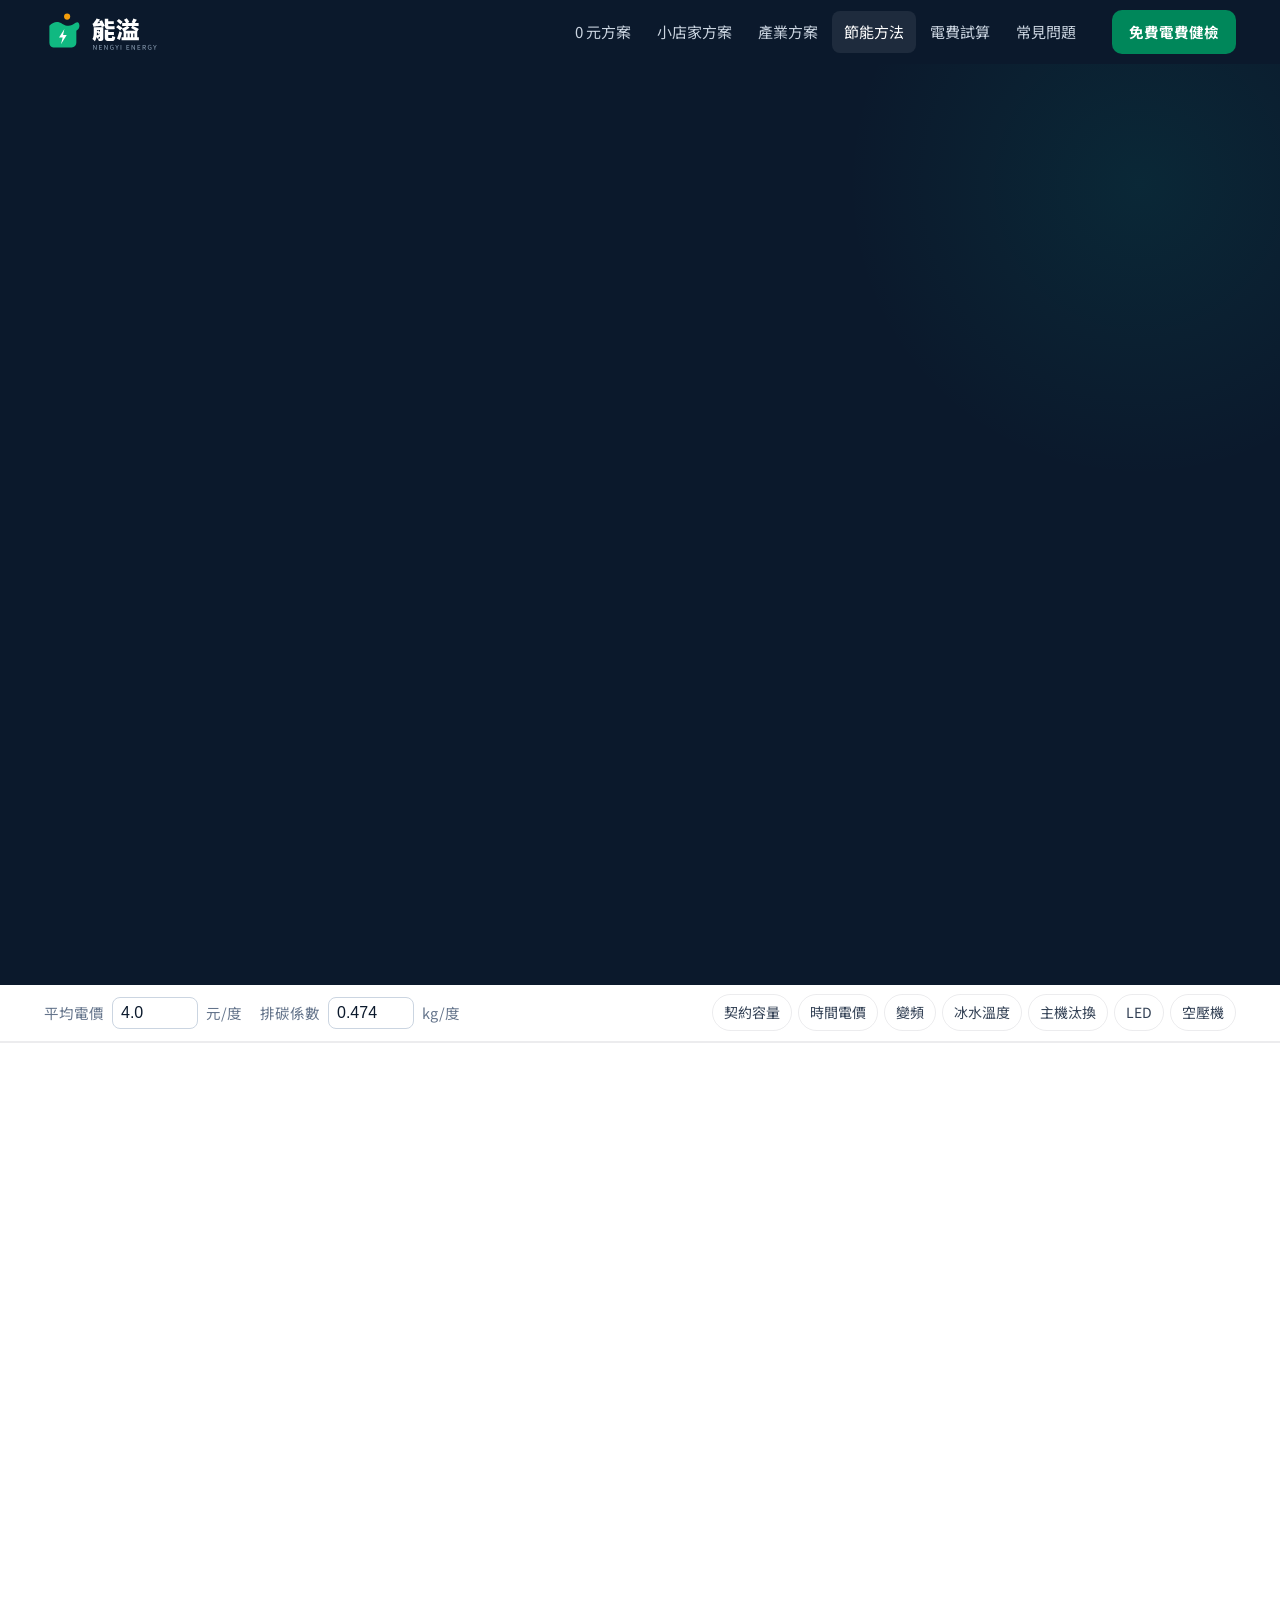
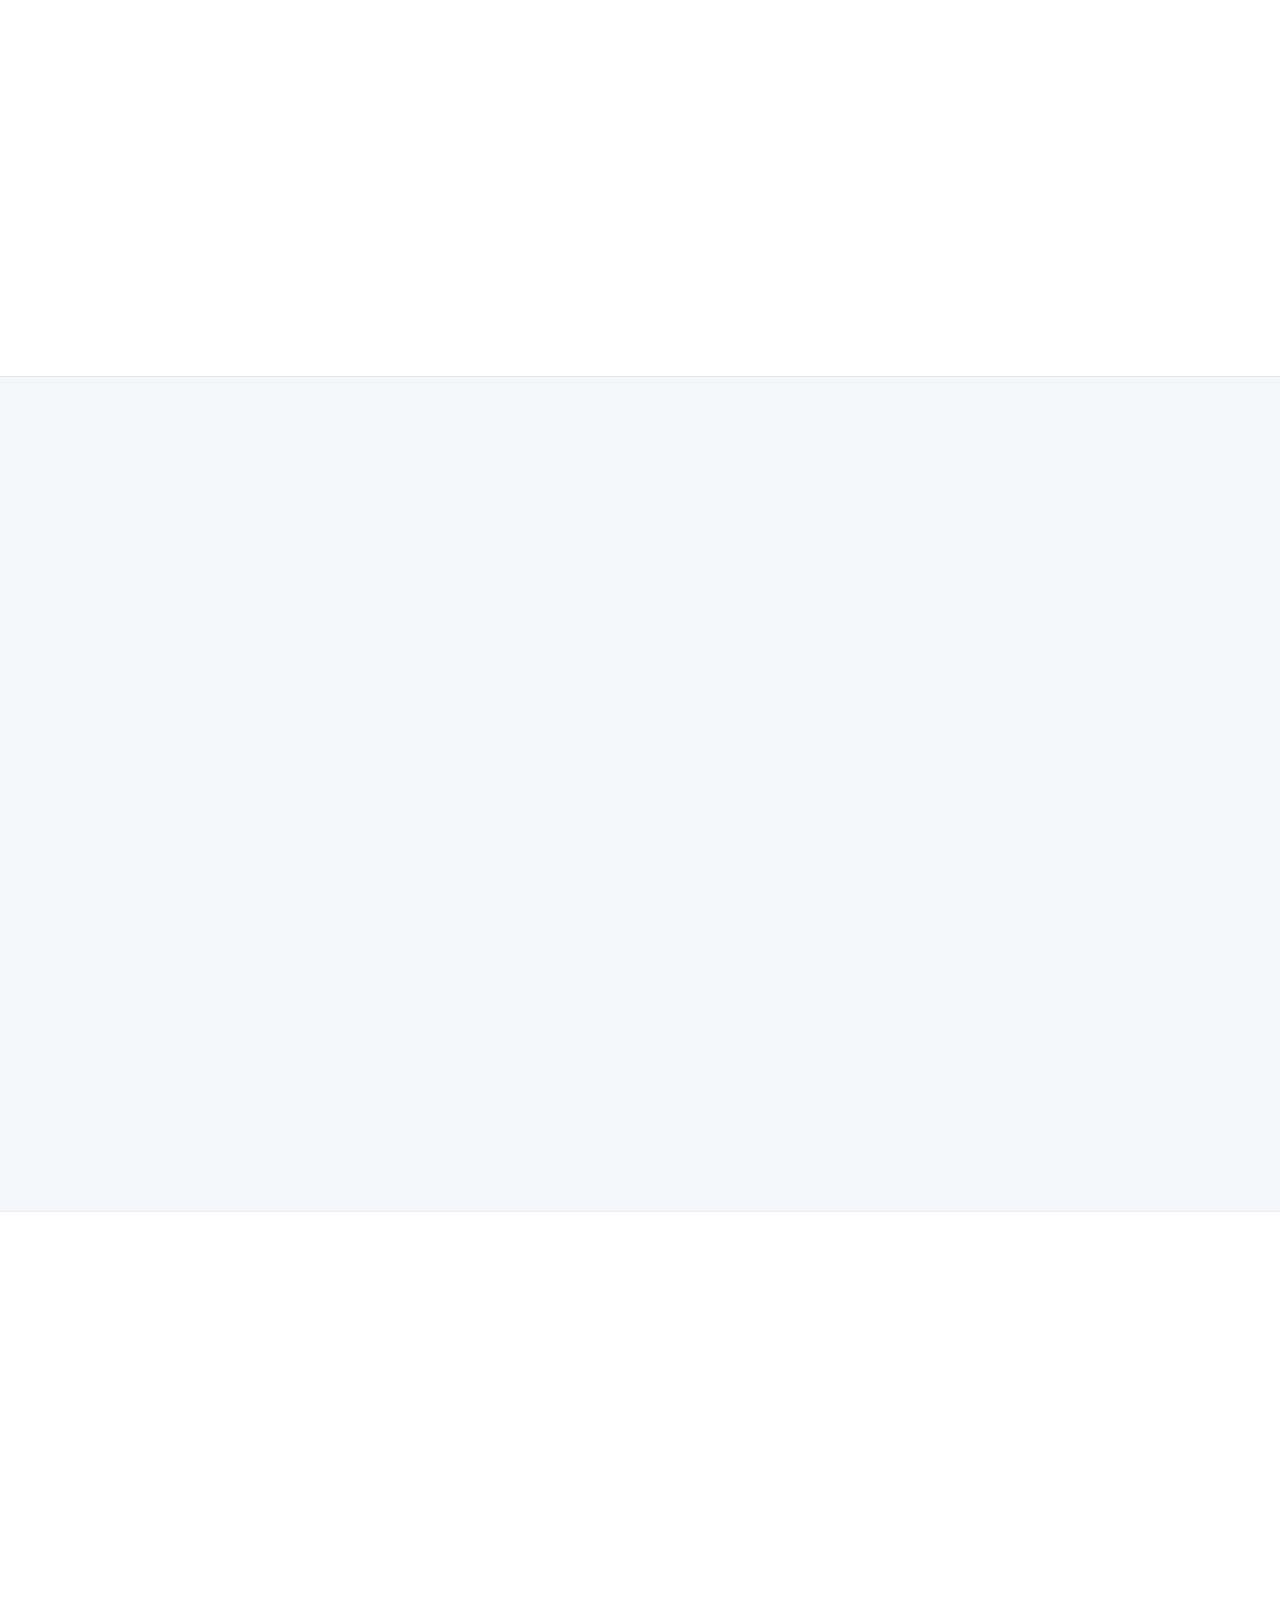
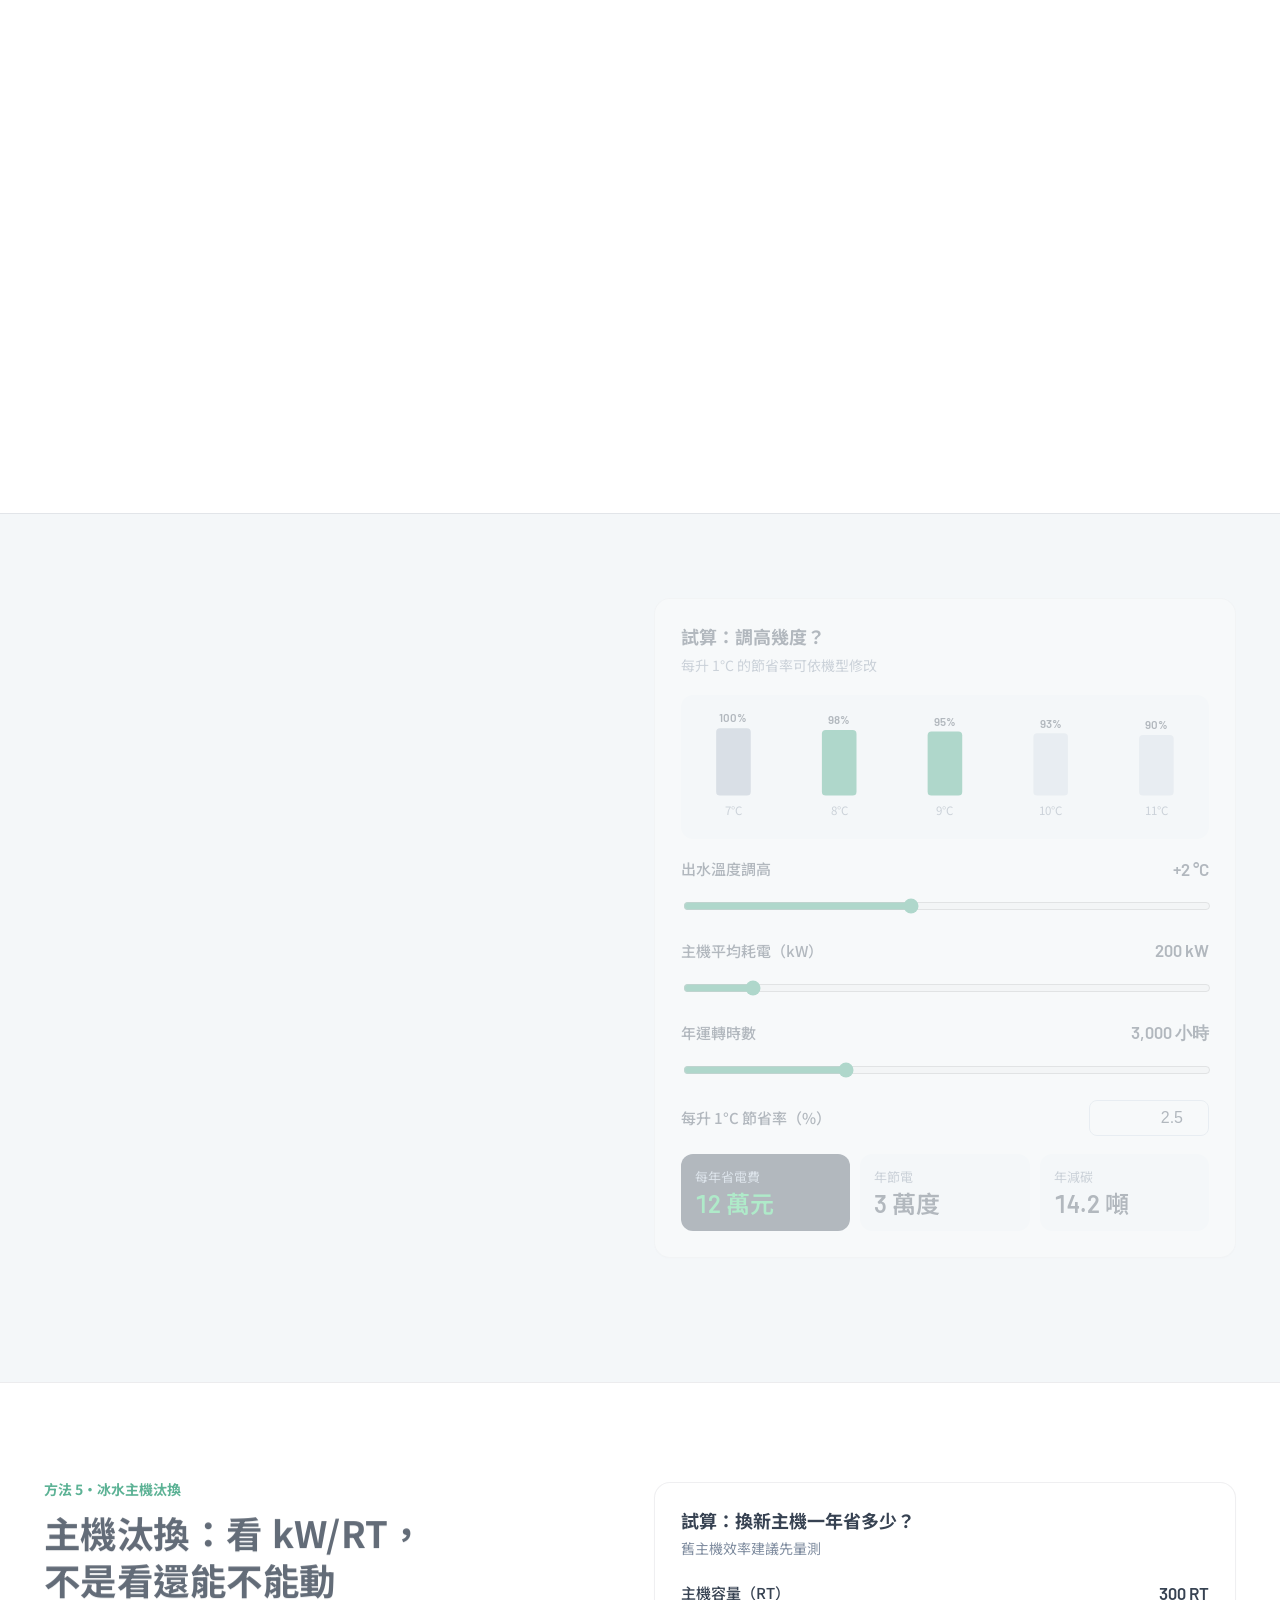
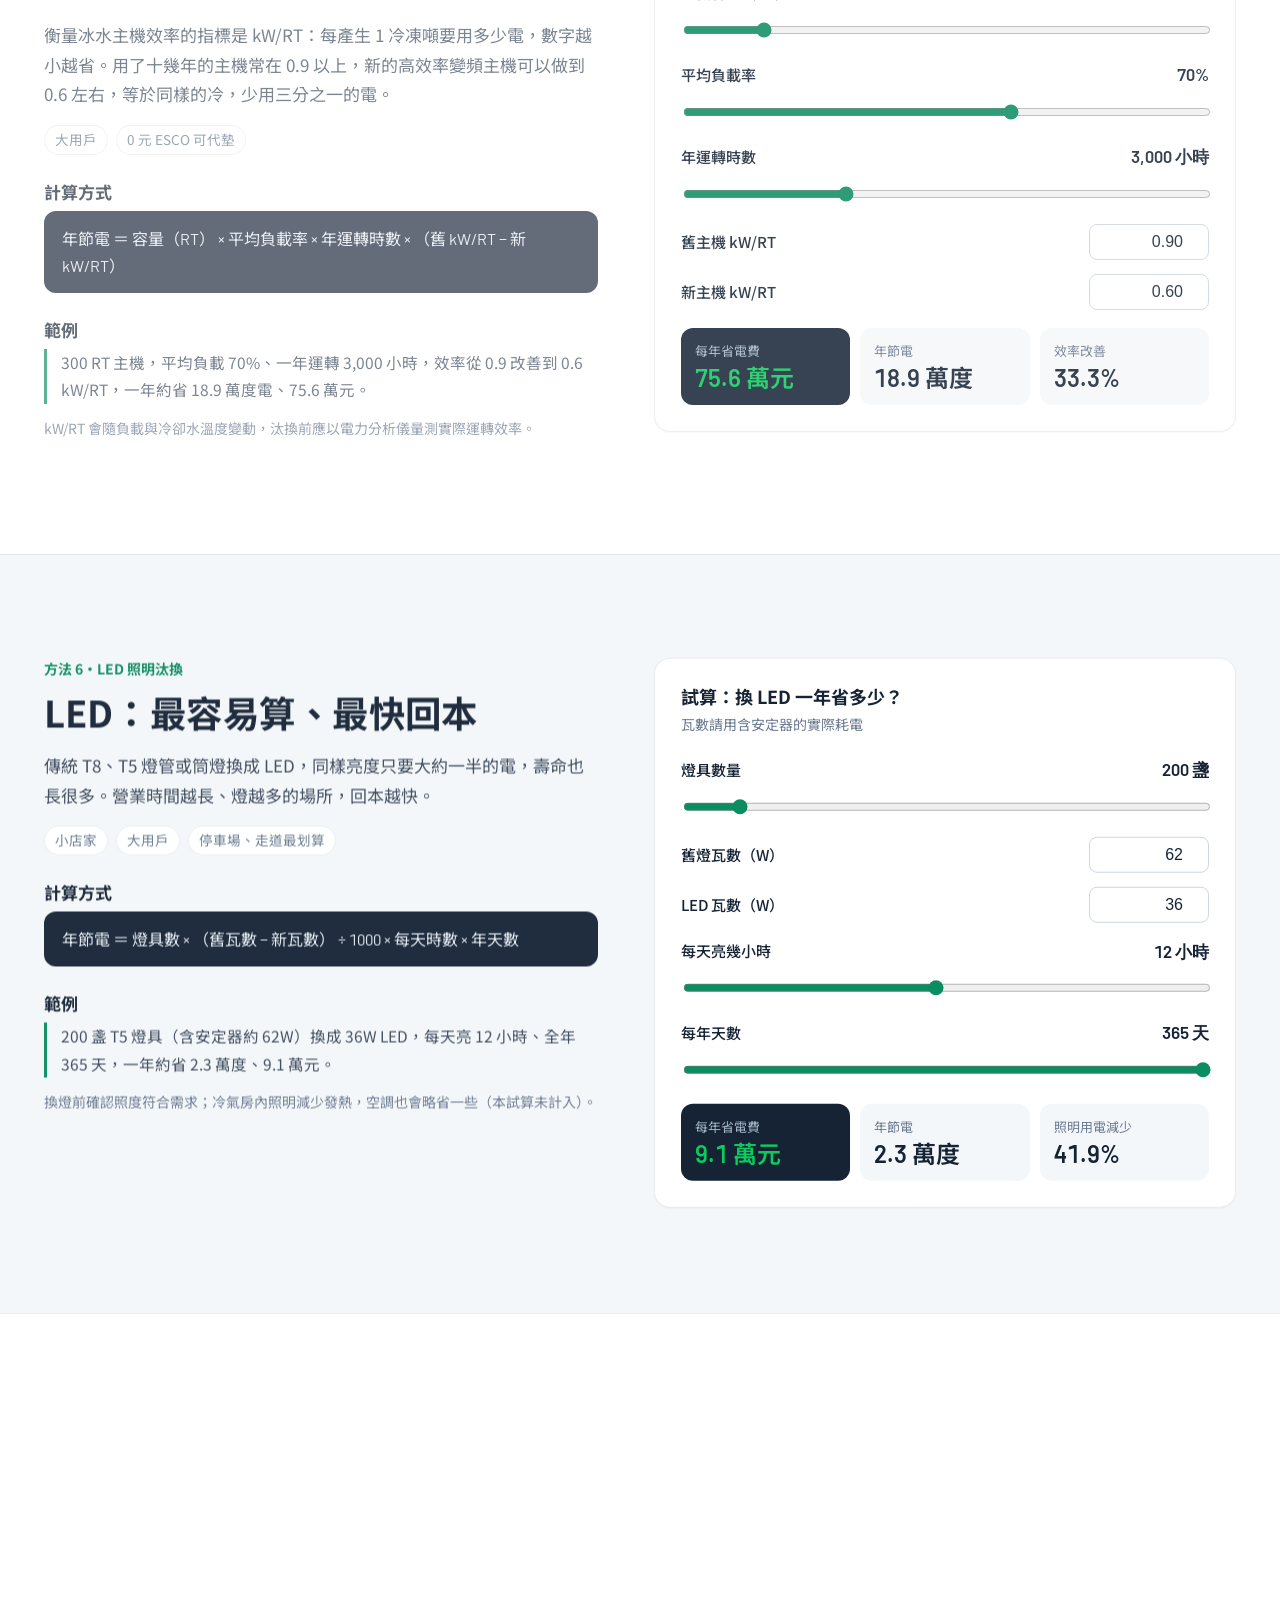
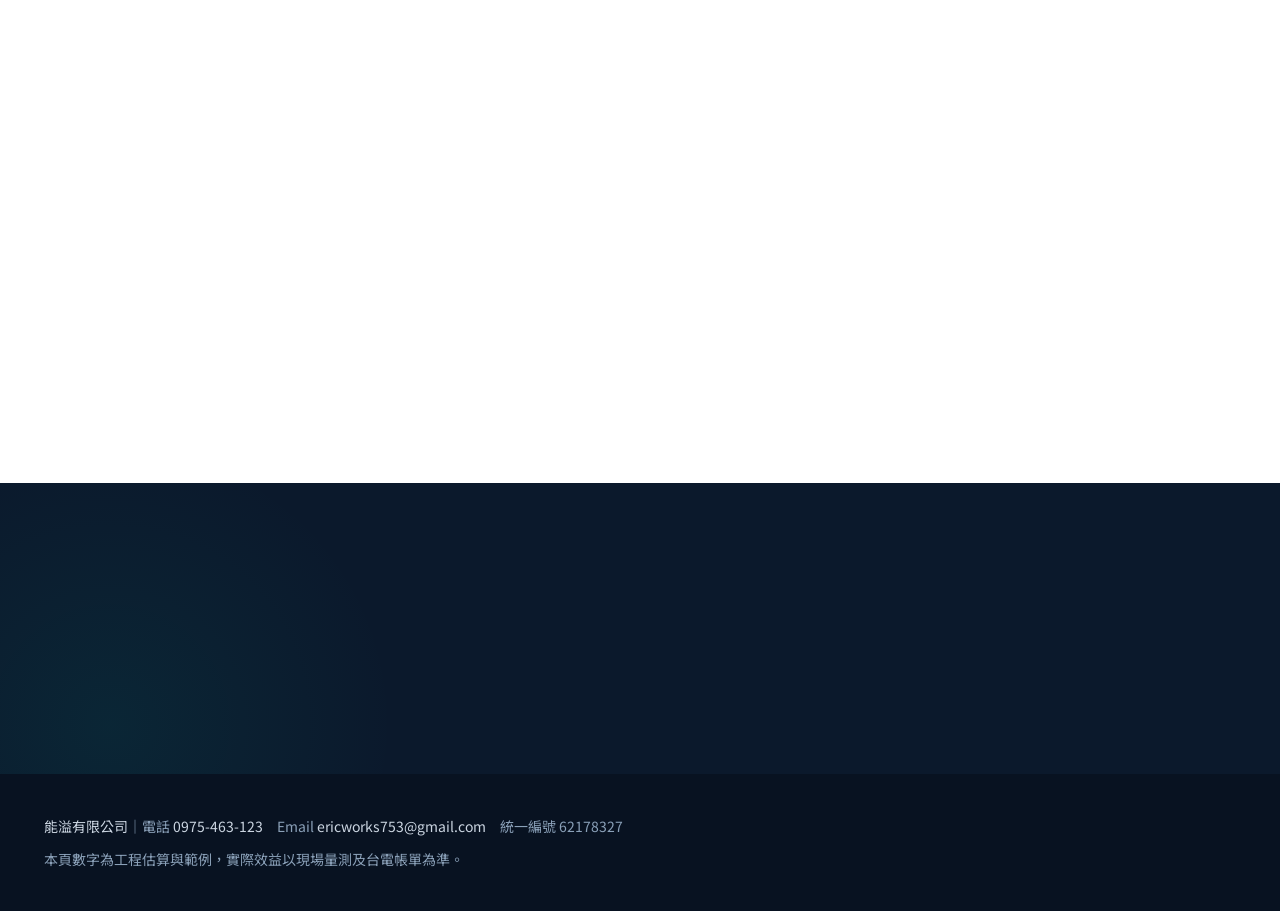
<file: methods.html>
<!DOCTYPE html>
<html lang="zh-Hant">
<head>
<meta charset="UTF-8">
<meta name="viewport" content="width=device-width, initial-scale=1, viewport-fit=cover">
<meta name="theme-color" content="#0B192C">
<title>7 種節能方法與試算｜能溢有限公司</title>
<meta name="description" content="契約容量、時間電價、變頻、冰水溫度重設、冰水主機汰換、LED、空壓機：7 種最常見的節能方法，附原理、公式、範例與線上試算。">
<link rel="icon" type="image/svg+xml" href="/assets/logo-icon.svg">
<link rel="apple-touch-icon" href="/assets/logo-icon-180.png">
<link rel="preconnect" href="https://fonts.googleapis.com">
<link rel="preconnect" href="https://fonts.gstatic.com" crossorigin>
<link href="https://fonts.googleapis.com/css2?family=Noto+Sans+TC:wght@400;500;700&family=Barlow:wght@500;600&display=swap" rel="stylesheet">
<link rel="stylesheet" href="assets/motion.css">
<style>
:root{
  --bg:#FFFFFF;--bg-alt:#F4F7F9;--navy:#0B192C;--graphite:#1E293B;
  --ink:#0B192C;--text:#334155;--muted:#64748B;
  --line:rgba(15,23,42,.08);--line-dark:rgba(255,255,255,.10);
  --action:#00875A;--action-hover:#00704A;--data:#00C853;--data-2:#00BFA5;--alert:#D14343;
  --r:16px;--ease:cubic-bezier(.16,1,.3,1);
}
*{box-sizing:border-box;min-width:0}
html{scroll-behavior:smooth;scroll-padding-top:120px;-webkit-tap-highlight-color:transparent;-webkit-text-size-adjust:100%}
body{margin:0;font-family:"Noto Sans TC","PingFang TC","Microsoft JhengHei",sans-serif;color:var(--text);background:var(--bg);font-size:16.5px;line-height:1.75;overflow-x:clip}
h1,h2,h3{color:var(--ink);margin:0;line-height:1.3;letter-spacing:0;word-break:keep-all;overflow-wrap:anywhere}
p{margin:0}
a{color:inherit}
.num{font-family:"Barlow","Noto Sans TC",sans-serif;font-variant-numeric:tabular-nums;font-weight:600}
.wrap{max-width:1240px;margin:0 auto;padding:0 max(24px,env(safe-area-inset-left))}
section{padding:104px 0}
@media (max-width:760px){section{padding:64px 0}}
:focus-visible{outline:3px solid var(--action);outline-offset:2px;border-radius:4px}
a,button,summary,label{touch-action:manipulation}
button,.btn{-webkit-user-select:none;user-select:none}
input,select{font-size:16px}

.btn{display:inline-flex;align-items:center;justify-content:center;gap:8px;min-height:48px;padding:12px 22px;border-radius:10px;font:inherit;font-weight:700;text-decoration:none;border:1.5px solid transparent;cursor:pointer;transition:background-color 200ms ease,transform 140ms var(--ease)}
.btn:active{transform:scale(.98)}
.btn-go{background:var(--action);color:#fff}
.btn-ghost{color:#fff;border-color:rgba(255,255,255,.35)}
@media (hover:hover) and (pointer:fine){.btn-go:hover{background:var(--action-hover)}.btn-ghost:hover{border-color:#fff}}

/* nav */
.nav{position:sticky;top:0;z-index:50;background:#0B192C}
.nav .wrap{display:flex;align-items:center;gap:24px;height:64px}
.brand img{display:block;height:40px;width:auto}
.nav ul{display:flex;gap:2px;list-style:none;margin:0 0 0 auto;padding:0}
.nav ul a{display:block;padding:8px 12px;border-radius:8px;text-decoration:none;font-size:15px;color:#cbd5e1}
.nav ul a[aria-current]{color:#fff;background:rgba(255,255,255,.08)}
@media (hover:hover) and (pointer:fine){.nav ul a:hover{color:#fff;background:rgba(255,255,255,.08)}}
.nav .btn{min-height:40px;padding:8px 16px;font-size:14.5px}
@media (max-width:1000px){.nav ul{display:none}.nav .btn{margin-left:auto}}

/* hero */
.hero{background:var(--navy);color:#b6c4d4;padding:80px 0 88px;position:relative;overflow:hidden}
.hero::before{content:"";position:absolute;right:-180px;top:-200px;width:640px;height:640px;border-radius:50%;background:radial-gradient(circle,rgba(0,191,165,.09),transparent 65%);pointer-events:none}
.hero h1{color:#fff;font-size:clamp(34px,4.6vw,54px);font-weight:700;max-width:820px}
.hero .lede{font-size:18px;max-width:640px;margin-top:18px}

/* bento overview */
.bento{margin-top:48px;display:grid;grid-template-columns:repeat(4,minmax(0,1fr));grid-auto-rows:minmax(150px,auto);gap:14px}
.bx{position:relative;display:flex;flex-direction:column;justify-content:space-between;gap:10px;padding:20px 20px 18px;border-radius:var(--r);border:1px solid var(--line-dark);background:#0f2238;text-decoration:none;color:#b6c4d4}
.bx b{color:#fff;font-size:18px;font-weight:700}
.bx .k{font-size:30px;color:var(--data);line-height:1.1}
.bx .k small{font-size:14px;color:#8aa0b8;font-family:"Noto Sans TC";font-weight:400;margin-left:4px}
.bx span{font-size:14px}
.bx.big{grid-column:span 2;grid-row:span 2;padding:26px}
.bx.big .k{font-size:56px}
.bx.wide{grid-column:span 2}
.bx .tag{position:absolute;top:16px;right:16px;font-size:12.5px;color:#8aa0b8;border:1px solid var(--line-dark);border-radius:999px;padding:1px 9px}
@media (hover:hover) and (pointer:fine){.bx{transition:transform 200ms var(--ease),border-color 200ms ease}.bx:hover{transform:translateY(-2px);border-color:rgba(0,191,165,.45)}}
@media (max-width:900px){.bento{grid-template-columns:1fr 1fr}.bx.big{grid-column:span 2;grid-row:auto}.bx.wide{grid-column:span 2}}
@media (max-width:520px){.bento{grid-template-columns:1fr}.bx.big,.bx.wide{grid-column:auto}}
.cube{display:flex;align-items:flex-end;gap:10px;height:96px;margin-top:6px}
.cube i{flex:1;background:rgba(255,255,255,.12);border-radius:6px 6px 0 0;position:relative}
.cube i.on{background:var(--data-2)}
.cube i em{position:absolute;bottom:-22px;left:0;right:0;text-align:center;font-style:normal;font-size:12.5px;color:#8aa0b8}
.motion-on .cube i{transform-origin:bottom;transform:scaleY(0);transition:transform 900ms var(--ease)}
.motion-on .in .cube i,.motion-on .cube.in i{transform:scaleY(1)}

/* assumptions bar */
.assume{position:sticky;top:64px;z-index:40;background:#fff;border-bottom:1px solid var(--line)}
.assume .wrap{display:flex;align-items:center;gap:18px;min-height:56px;flex-wrap:wrap;font-size:14.5px;color:var(--muted)}
.assume label{display:flex;align-items:center;gap:8px}
.assume input{width:86px;border:1px solid #cbd5e1;border-radius:8px;padding:6px 8px;color:var(--ink)}
.assume .jump{margin-left:auto;display:flex;gap:6px;overflow-x:auto;scrollbar-width:none}
.assume .jump a{flex:none;text-decoration:none;font-size:14px;padding:5px 11px;border-radius:999px;border:1px solid var(--line);color:var(--text)}
@media (max-width:900px){.assume .jump{display:none}}

/* method section */
.m{border-top:1px solid var(--line)}
.m:nth-of-type(even){background:var(--bg-alt)}
.m-grid{display:grid;grid-template-columns:1fr 1.05fr;gap:56px;align-items:start}
@media (max-width:960px){.m-grid{grid-template-columns:1fr;gap:32px}}
.m .idx{font-size:14px;color:var(--action);font-weight:700}
.m h2{font-size:clamp(28px,3.2vw,38px);margin:6px 0 14px}
.m .what{font-size:17px}
.fit{display:flex;gap:8px;flex-wrap:wrap;margin-top:16px}
.fit span{font-size:13.5px;border:1px solid var(--line);border-radius:999px;padding:2px 10px;color:var(--muted);background:#fff}
.block{margin-top:26px}
.block h3{font-size:17px;margin-bottom:8px}
.formula{font-family:"Barlow","Noto Sans TC",sans-serif;font-variant-numeric:tabular-nums;background:var(--navy);color:#e2e8f0;border-radius:12px;padding:14px 18px;font-size:16px;line-height:1.7}
.formula b{color:var(--data);font-weight:600}
.example{font-size:15.5px;border-left:3px solid var(--action);padding-left:14px}
.caveat{font-size:14px;color:var(--muted);margin-top:12px}

/* calculator card */
.calc{background:#fff;border:1px solid var(--line);border-radius:var(--r);padding:26px;box-shadow:0 1px 2px rgba(15,23,42,.04)}
.calc h3{font-size:18px;margin-bottom:4px}
.calc .sub{font-size:14px;color:var(--muted);margin-bottom:18px}
.f{display:grid;grid-template-columns:1fr auto;align-items:center;gap:6px 14px;margin-bottom:14px}
.f label{font-size:15px;color:var(--ink);font-weight:500}
.f output{font-family:"Barlow";font-weight:600;font-variant-numeric:tabular-nums;color:var(--ink);font-size:17px;white-space:nowrap}
.f input[type=range]{grid-column:1/-1;width:100%;accent-color:var(--action);height:28px}
.f input[type=number],.f select{width:120px;border:1px solid #cbd5e1;border-radius:8px;padding:8px 10px;color:var(--ink);text-align:right}
.res{margin-top:18px;display:grid;grid-template-columns:repeat(3,minmax(0,1fr));gap:10px}
.res div{background:var(--bg-alt);border-radius:12px;padding:12px 14px}
.res small{display:block;font-size:13px;color:var(--muted)}
.res b{display:block;font-size:24px;color:var(--ink);line-height:1.25;white-space:nowrap}
.res div.main{background:var(--navy)} .res div.main small{color:#9fb2c6} .res div.main b{color:var(--data)}
@media (max-width:520px){.res{grid-template-columns:1fr}}
.viz{margin:6px 0 16px;border-radius:12px;background:var(--bg-alt);padding:14px}
.viz svg{display:block;width:100%;height:auto}

/* fan */
.fanrow{display:flex;align-items:center;gap:20px}
.viz .fan{width:118px;height:118px;flex:none}
.fan .blades{transform-origin:60px 60px;animation:spin var(--spd,1.2s) linear infinite;animation-play-state:var(--play,running)}
@keyframes spin{to{transform:rotate(360deg)}}
@media (prefers-reduced-motion:reduce){.fan .blades{animation:none}}
.bars{flex:1;display:grid;gap:10px}
.bars .row{display:grid;grid-template-columns:62px 1fr 64px;align-items:center;gap:10px;font-size:13.5px;color:var(--muted)}
.bars .track{height:16px;background:#e2e8f0;border-radius:8px;overflow:hidden}
.bars .fill{height:100%;background:#94a3b8;border-radius:8px;transform-origin:left;transition:transform 300ms var(--ease)}
.bars .fill.g{background:var(--action)}
.fanrow+*{margin-top:0}
@media (max-width:560px){.fanrow{flex-direction:column;align-items:stretch}.viz .fan{align-self:center;width:96px;height:96px}}
.bars .row b{text-align:right;color:var(--ink);font-family:"Barlow";font-variant-numeric:tabular-nums}

/* cta + footer */
.cta{background:var(--navy);color:#b6c4d4;position:relative;overflow:hidden}
.cta::before{content:"";position:absolute;left:-200px;bottom:-260px;width:620px;height:620px;border-radius:50%;background:radial-gradient(circle,rgba(0,191,165,.08),transparent 65%)}
.cta h2{color:#fff;font-size:clamp(26px,3vw,36px)}
.cta .row{display:flex;justify-content:space-between;align-items:center;gap:24px;flex-wrap:wrap;position:relative}
.cta .btns{display:flex;gap:12px;flex-wrap:wrap}
footer{background:#081221;color:#8aa0b8;padding:40px 0 110px;font-size:14px}
footer a{color:#cbd5e1;text-decoration:none}
@media (min-width:761px){footer{padding-bottom:40px}}
.mbar{display:none}
@media (max-width:760px){.mbar{display:grid;grid-template-columns:1fr 1.3fr;gap:8px;position:fixed;left:0;right:0;bottom:0;z-index:60;padding:10px 12px calc(10px + env(safe-area-inset-bottom));background:rgba(255,255,255,.97);border-top:1px solid var(--line)}.mbar a{display:flex;align-items:center;justify-content:center;min-height:48px;border-radius:10px;font-weight:700;text-decoration:none;transition:transform 140ms var(--ease)}.mbar a:active{transform:scale(.98)}.mbar .l{background:var(--navy);color:#fff}.mbar .u{background:var(--action);color:#fff}}
</style>
</head>
<body>
<div class="scroll-progress" aria-hidden="true"></div>

<nav class="nav" aria-label="主選單">
  <div class="wrap">
    <a class="brand" href="index.html" aria-label="能溢有限公司 首頁"><img src="assets/logo-horizontal-white.svg" alt="能溢有限公司" width="114" height="40"></a>
    <ul>
      <li><a href="index.html#model">0 元方案</a></li>
      <li><a href="small.html">小店家方案</a></li>
      <li><a href="solution.html">產業方案</a></li>
      <li><a href="methods.html" aria-current="page">節能方法</a></li>
      <li><a href="index.html#calc">電費試算</a></li>
      <li><a href="index.html#faq">常見問題</a></li>
    </ul>
    <a class="btn btn-go" href="index.html#apply">免費電費健檢</a>
  </div>
</nav>

<header class="hero">
  <div class="wrap">
    <h1 class="reveal">7 種最常見的節能方法，<wbr>先自己算算看</h1>
    <p class="lede reveal">每一種方法都附上原理、公式和範例，拉動滑桿就能看到一年大約省多少度電、多少錢。這些是工程上常用的估算，正式數字以現場量測為準。</p>

    <div class="bento" data-stagger>
      <a class="bx big" href="#vfd">
        <span class="tag">大用戶</span>
        <div><b>變頻：轉速降一點，耗電降很多</b><p style="margin-top:6px;font-size:14.5px">泵浦、風車的耗電與轉速的三次方成正比。</p></div>
        <div>
          <div class="k num">51<small>% 耗電</small></div>
          <span>轉速降到 80% 時，耗電約剩一半</span>
          <div class="cube" aria-hidden="true">
            <i style="height:100%"><em>100%</em></i><i style="height:73%"><em>90%</em></i><i class="on" style="height:51%"><em>80%</em></i><i style="height:34%"><em>70%</em></i>
          </div>
        </div>
      </a>
      <a class="bx" href="#contract"><span class="tag">大小都適用</span><b>契約容量</b><div><div class="k num">2–3<small>倍罰款</small></div><span>訂太高浪費，訂太低超約</span></div></a>
      <a class="bx" href="#tou"><span class="tag">大小都適用</span><b>時間電價</b><div><div class="k num">2.5<small>倍價差</small></div><span>同一度電，尖峰離峰價差大</span></div></a>
      <a class="bx" href="#chw"><span class="tag">大用戶</span><b>冰水溫度重設</b><div><div class="k num">2–3<small>% / °C</small></div><span>出水溫度每升 1°C</span></div></a>
      <a class="bx" href="#chiller"><span class="tag">大用戶</span><b>冰水主機汰換</b><div><div class="k num">0.9→0.6<small>kW/RT</small></div><span>老主機換高效率機</span></div></a>
      <a class="bx wide" href="#led"><span class="tag">大小都適用</span><b>LED 照明</b><div><div class="k num">40–60<small>% 照明用電</small></div><span>傳統燈管換 LED，最快回本的一項</span></div></a>
      <a class="bx wide" href="#air"><span class="tag">工廠</span><b>空壓機</b><div><div class="k num">6–8<small>% / bar</small></div><span>壓力每降 1 bar</span></div></a>
    </div>
  </div>
</header>

<div class="assume" role="region" aria-label="試算假設">
  <div class="wrap">
    <label>平均電價 <input id="gPrice" type="number" step="0.1" min="0" value="4.0" inputmode="decimal" aria-label="平均電價，元每度"> 元/度</label>
    <label>排碳係數 <input id="gEf" type="number" step="0.001" min="0" value="0.474" inputmode="decimal" aria-label="排碳係數，公斤每度"> kg/度</label>
    <nav class="jump" aria-label="跳到方法">
      <a href="#contract">契約容量</a><a href="#tou">時間電價</a><a href="#vfd">變頻</a><a href="#chw">冰水溫度</a><a href="#chiller">主機汰換</a><a href="#led">LED</a><a href="#air">空壓機</a>
    </nav>
  </div>
</div>

<main>

<!-- 1 契約容量 -->
<section class="m" id="contract"><div class="wrap"><div class="m-grid">
  <div class="reveal">
    <p class="idx">方法 1・契約容量最佳化</p>
    <h2>契約容量：找到基本電費最低的那一點</h2>
    <p class="what">基本電費是按「契約容量」每月固定收的。訂太高，每月為用不到的容量付錢；訂太低，只要 15 分鐘平均需量超過，超出的部分要多付 2～3 倍。最省的值通常在兩者之間，而且常常允許夏天小幅超約。</p>
    <div class="fit"><span>小店家</span><span>大用戶</span><span>不用改設備</span><span>1～2 個月見效</span></div>
    <div class="block"><h3>計算方式</h3>
      <div class="formula">每月基本電費 ＝ 契約容量 × 單價<br>＋ 超約 10% 以內部分 × 單價 × <b>2</b><br>＋ 超約 10% 以上部分 × 單價 × <b>3</b></div>
    </div>
    <div class="block"><h3>範例</h3>
      <p class="example">一家美髮店（低壓）契約 80 瓩，一年最高只用到 70 瓩，非夏月多在 36～52 瓩。算下來調到 61 瓩最省：夏天有 3 個月小幅超約，但全年基本電費反而少付約 3.5 萬元。</p>
    </div>
    <p class="caveat">單價：低壓夏月 236.20、非夏月 173.20 元/瓩・月；高壓 223.60／166.90 元。依台電現行經常契約費率，台電調價時以新費率為準。</p>
  </div>
  <div class="calc reveal">
    <h3>試算：契約容量該訂多少？</h3>
    <p class="sub">輸入目前契約和夏天、非夏天的最高需量</p>
    <div class="f"><label for="cType">用電類別</label><select id="cType"><option value="lv">低壓需量</option><option value="hv">高壓</option></select></div>
    <div class="f"><label for="cNow">目前契約容量</label><output id="cNowO" for="cNow"></output><input id="cNow" type="range" min="20" max="600" step="1" value="80"></div>
    <div class="f"><label for="cSum">夏月最高需量</label><output id="cSumO" for="cSum"></output><input id="cSum" type="range" min="10" max="600" step="1" value="70"></div>
    <div class="f"><label for="cNon">非夏月最高需量</label><output id="cNonO" for="cNon"></output><input id="cNon" type="range" min="10" max="600" step="1" value="50"></div>
    <div class="viz"><svg id="cChart" viewBox="0 0 520 190" role="img" aria-label="不同契約容量的年基本電費曲線"></svg></div>
    <div class="res">
      <div class="main"><small>建議契約容量</small><b class="num" id="cBest">—</b></div>
      <div><small>每年省基本電費</small><b class="num" id="cSave">—</b></div>
      <div><small>夏月超約</small><b class="num" id="cOver">—</b></div>
    </div>
  </div>
</div></div></section>

<!-- 2 時間電價 -->
<section class="m" id="tou"><div class="wrap"><div class="m-grid">
  <div class="reveal">
    <p class="idx">方法 2・時間電價</p>
    <h2>時間電價：同一度電，換個時段更便宜</h2>
    <p class="what">時間電價把一天分成尖峰、離峰等時段，尖峰貴、離峰便宜。營業時間大多在離峰、或能把部分用電（儲冰、熱水、充電、預冷）移到離峰的用戶，改用時間電價通常更省。</p>
    <div class="fit"><span>小店家</span><span>大用戶</span><span>需看 15 分鐘用電資料</span></div>
    <div class="block"><h3>計算方式</h3>
      <div class="formula">每月節省 ＝ 移到離峰的度數 × （尖峰單價 − 離峰單價）</div>
    </div>
    <div class="block"><h3>範例</h3>
      <p class="example">以高壓時間電價夏月為例，平日尖峰每度 6.75 元、離峰 2.71 元，價差 4.04 元。每月把 3,000 度移到離峰，一個月就少付約 1.2 萬元。</p>
    </div>
    <p class="caveat">各類用電的時段與單價不同，換不換方案要用電力分析儀的 15 分鐘資料比較整年電費才準。能溢會在裝機後替你評估。</p>
  </div>
  <div class="calc reveal">
    <h3>試算：移一部分用電到離峰</h3>
    <p class="sub">單價可依你的電價方案修改</p>
    <div class="f"><label for="tPeak">尖峰單價（元/度）</label><input id="tPeak" type="number" step="0.01" value="6.75" inputmode="decimal"></div>
    <div class="f"><label for="tOff">離峰單價（元/度）</label><input id="tOff" type="number" step="0.01" value="2.71" inputmode="decimal"></div>
    <div class="f"><label for="tKwh">每月移到離峰的度數</label><output id="tKwhO" for="tKwh"></output><input id="tKwh" type="range" min="0" max="20000" step="100" value="3000"></div>
    <div class="f"><label for="tMon">一年適用月數</label><output id="tMonO" for="tMon"></output><input id="tMon" type="range" min="1" max="12" step="1" value="4"></div>
    <div class="viz"><svg id="tChart" viewBox="0 0 520 120" role="img" aria-label="尖峰與離峰每度電價比較"></svg></div>
    <div class="res">
      <div class="main"><small>每年省電費</small><b class="num" id="tSave">—</b></div>
      <div><small>每月省</small><b class="num" id="tMonth">—</b></div>
      <div><small>每度省</small><b class="num" id="tDiff">—</b></div>
    </div>
  </div>
</div></div></section>

<!-- 3 變頻 -->
<section class="m" id="vfd"><div class="wrap"><div class="m-grid">
  <div class="reveal">
    <p class="idx">方法 3・泵浦與風車變頻</p>
    <h2>變頻：轉速降一點，耗電降很多</h2>
    <p class="what">冰水泵、冷卻水泵、冷卻水塔風車、空調箱風車，很多是定頻全速運轉。依流體的相似定律，流量跟轉速成正比，耗電卻跟轉速的三次方成正比，所以轉速只降 20%，耗電就少將近一半。</p>
    <div class="fit"><span>大用戶</span><span>工廠</span><span>商辦</span><span>醫院飯店</span></div>
    <div class="block"><h3>計算方式</h3>
      <div class="formula">變頻後耗電 ＝ 原耗電 × （轉速比）<b>³</b><br>年節電 ＝ 馬達耗電 × （1 − 轉速比³） × 年運轉時數</div>
    </div>
    <div class="block"><h3>範例</h3>
      <p class="example">一台 30 kW 冷卻水泵，每天運轉 12 小時、全年 365 天。轉速降到 80%，耗電剩 51.2%，一年約省 6.4 萬度電，以每度 4 元計約 25.6 萬元。</p>
    </div>
    <p class="caveat">實際效益要扣掉系統靜壓與變頻器損失，並確認最低流量需求，以現場量測為準。</p>
  </div>
  <div class="calc reveal">
    <h3>試算：轉速降多少、省多少</h3>
    <p class="sub">拉動轉速，看風車和耗電一起變化</p>
    <div class="viz">
      <div class="fanrow">
        <svg class="fan" id="fan" viewBox="0 0 120 120" aria-hidden="true">
          <circle cx="60" cy="60" r="56" fill="#fff" stroke="rgba(15,23,42,.12)"/>
          <g class="blades">
            <path d="M60 60 C52 34 56 16 66 12 C76 18 70 40 60 60Z" fill="#0B192C"/>
            <path d="M60 60 C52 34 56 16 66 12 C76 18 70 40 60 60Z" fill="#0B192C" transform="rotate(120 60 60)"/>
            <path d="M60 60 C52 34 56 16 66 12 C76 18 70 40 60 60Z" fill="#0B192C" transform="rotate(240 60 60)"/>
          </g>
          <circle cx="60" cy="60" r="7" fill="#00875A"/>
        </svg>
        <div class="bars">
          <div class="row"><span>變頻前</span><div class="track"><div class="fill" style="transform:scaleX(1)"></div></div><b>100%</b></div>
          <div class="row"><span>變頻後</span><div class="track"><div class="fill g" id="vBar"></div></div><b id="vPct">—</b></div>
        </div>
      </div>
    </div>
    <div class="f"><label for="vSpd">轉速</label><output id="vSpdO" for="vSpd"></output><input id="vSpd" type="range" min="50" max="100" step="1" value="80"></div>
    <div class="f"><label for="vKw">馬達耗電（kW）</label><output id="vKwO" for="vKw"></output><input id="vKw" type="range" min="1" max="200" step="1" value="30"></div>
    <div class="f"><label for="vHr">每天運轉時數</label><output id="vHrO" for="vHr"></output><input id="vHr" type="range" min="1" max="24" step="1" value="12"></div>
    <div class="f"><label for="vDay">每年運轉天數</label><output id="vDayO" for="vDay"></output><input id="vDay" type="range" min="50" max="365" step="5" value="365"></div>
    <div class="res">
      <div class="main"><small>每年省電費</small><b class="num" id="vSave">—</b></div>
      <div><small>年節電</small><b class="num" id="vKwh">—</b></div>
      <div><small>年減碳</small><b class="num" id="vCo2">—</b></div>
    </div>
  </div>
</div></div></section>

<!-- 4 冰水溫度 -->
<section class="m" id="chw"><div class="wrap"><div class="m-grid">
  <div class="reveal">
    <p class="idx">方法 4・冰水出水溫度重設</p>
    <h2>冰水溫度：不熱的時候，不必冰到 7°C</h2>
    <p class="what">冰水主機大多固定在 7°C 左右出水。春秋季或部分負載時，把出水溫度調高 1～3°C，室內一樣舒適，主機的壓縮機卻輕鬆很多。這是不用花錢、最常被忽略的一項。</p>
    <div class="fit"><span>大用戶</span><span>中央空調</span><span>幾乎零成本</span></div>
    <div class="block"><h3>計算方式</h3>
      <div class="formula">年節電 ＝ 主機年耗電 × 每升 1°C 節省率 × 升溫度數<br>每升 1°C 約省 <b>2～3%</b></div>
    </div>
    <div class="block"><h3>範例</h3>
      <p class="example">主機平均耗電 200 kW、一年運轉 3,000 小時，年耗電 60 萬度。出水溫度調高 2°C、以每度 2.5% 計，一年約省 3 萬度、12 萬元。</p>
    </div>
    <p class="caveat">要搭配除濕需求與末端空調箱能力調整；精密製程、醫療區域依規範另行評估。</p>
  </div>
  <div class="calc reveal">
    <h3>試算：調高幾度？</h3>
    <p class="sub">每升 1°C 的節省率可依機型修改</p>
    <div class="viz"><svg id="wChart" viewBox="0 0 520 120" role="img" aria-label="冰水出水溫度與主機耗電"></svg></div>
    <div class="f"><label for="wUp">出水溫度調高</label><output id="wUpO" for="wUp"></output><input id="wUp" type="range" min="0.5" max="4" step="0.5" value="2"></div>
    <div class="f"><label for="wKw">主機平均耗電（kW）</label><output id="wKwO" for="wKw"></output><input id="wKw" type="range" min="20" max="1500" step="10" value="200"></div>
    <div class="f"><label for="wHr">年運轉時數</label><output id="wHrO" for="wHr"></output><input id="wHr" type="range" min="500" max="8760" step="100" value="3000"></div>
    <div class="f"><label for="wRate">每升 1°C 節省率（%）</label><input id="wRate" type="number" step="0.1" min="0" max="5" value="2.5" inputmode="decimal"></div>
    <div class="res">
      <div class="main"><small>每年省電費</small><b class="num" id="wSave">—</b></div>
      <div><small>年節電</small><b class="num" id="wKwh">—</b></div>
      <div><small>年減碳</small><b class="num" id="wCo2">—</b></div>
    </div>
  </div>
</div></div></section>

<!-- 5 主機汰換 -->
<section class="m" id="chiller"><div class="wrap"><div class="m-grid">
  <div class="reveal">
    <p class="idx">方法 5・冰水主機汰換</p>
    <h2>主機汰換：看 kW/RT，不是看還能不能動</h2>
    <p class="what">衡量冰水主機效率的指標是 kW/RT：每產生 1 冷凍噸要用多少電，數字越小越省。用了十幾年的主機常在 0.9 以上，新的高效率變頻主機可以做到 0.6 左右，等於同樣的冷，少用三分之一的電。</p>
    <div class="fit"><span>大用戶</span><span>0 元 ESCO 可代墊</span></div>
    <div class="block"><h3>計算方式</h3>
      <div class="formula">年節電 ＝ 容量（RT） × 平均負載率 × 年運轉時數 × （舊 kW/RT − 新 kW/RT）</div>
    </div>
    <div class="block"><h3>範例</h3>
      <p class="example">300 RT 主機，平均負載 70%、一年運轉 3,000 小時，效率從 0.9 改善到 0.6 kW/RT，一年約省 18.9 萬度電、75.6 萬元。</p>
    </div>
    <p class="caveat">kW/RT 會隨負載與冷卻水溫度變動，汰換前應以電力分析儀量測實際運轉效率。</p>
  </div>
  <div class="calc reveal">
    <h3>試算：換新主機一年省多少？</h3>
    <p class="sub">舊主機效率建議先量測</p>
    <div class="f"><label for="hRt">主機容量（RT）</label><output id="hRtO" for="hRt"></output><input id="hRt" type="range" min="20" max="2000" step="10" value="300"></div>
    <div class="f"><label for="hLoad">平均負載率</label><output id="hLoadO" for="hLoad"></output><input id="hLoad" type="range" min="20" max="100" step="5" value="70"></div>
    <div class="f"><label for="hHr">年運轉時數</label><output id="hHrO" for="hHr"></output><input id="hHr" type="range" min="500" max="8760" step="100" value="3000"></div>
    <div class="f"><label for="hOld">舊主機 kW/RT</label><input id="hOld" type="number" step="0.01" min="0" value="0.90" inputmode="decimal"></div>
    <div class="f"><label for="hNew">新主機 kW/RT</label><input id="hNew" type="number" step="0.01" min="0" value="0.60" inputmode="decimal"></div>
    <div class="res">
      <div class="main"><small>每年省電費</small><b class="num" id="hSave">—</b></div>
      <div><small>年節電</small><b class="num" id="hKwh">—</b></div>
      <div><small>效率改善</small><b class="num" id="hPct">—</b></div>
    </div>
  </div>
</div></div></section>

<!-- 6 LED -->
<section class="m" id="led"><div class="wrap"><div class="m-grid">
  <div class="reveal">
    <p class="idx">方法 6・LED 照明汰換</p>
    <h2>LED：最容易算、最快回本</h2>
    <p class="what">傳統 T8、T5 燈管或筒燈換成 LED，同樣亮度只要大約一半的電，壽命也長很多。營業時間越長、燈越多的場所，回本越快。</p>
    <div class="fit"><span>小店家</span><span>大用戶</span><span>停車場、走道最划算</span></div>
    <div class="block"><h3>計算方式</h3>
      <div class="formula">年節電 ＝ 燈具數 × （舊瓦數 − 新瓦數） ÷ 1000 × 每天時數 × 年天數</div>
    </div>
    <div class="block"><h3>範例</h3>
      <p class="example">200 盞 T5 燈具（含安定器約 62W）換成 36W LED，每天亮 12 小時、全年 365 天，一年約省 2.3 萬度、9.1 萬元。</p>
    </div>
    <p class="caveat">換燈前確認照度符合需求；冷氣房內照明減少發熱，空調也會略省一些（本試算未計入）。</p>
  </div>
  <div class="calc reveal">
    <h3>試算：換 LED 一年省多少？</h3>
    <p class="sub">瓦數請用含安定器的實際耗電</p>
    <div class="f"><label for="lN">燈具數量</label><output id="lNO" for="lN"></output><input id="lN" type="range" min="10" max="2000" step="10" value="200"></div>
    <div class="f"><label for="lOld">舊燈瓦數（W）</label><input id="lOld" type="number" min="0" step="1" value="62" inputmode="numeric"></div>
    <div class="f"><label for="lNew">LED 瓦數（W）</label><input id="lNew" type="number" min="0" step="1" value="36" inputmode="numeric"></div>
    <div class="f"><label for="lHr">每天亮幾小時</label><output id="lHrO" for="lHr"></output><input id="lHr" type="range" min="1" max="24" step="1" value="12"></div>
    <div class="f"><label for="lDay">每年天數</label><output id="lDayO" for="lDay"></output><input id="lDay" type="range" min="50" max="365" step="5" value="365"></div>
    <div class="res">
      <div class="main"><small>每年省電費</small><b class="num" id="lSave">—</b></div>
      <div><small>年節電</small><b class="num" id="lKwh">—</b></div>
      <div><small>照明用電減少</small><b class="num" id="lPct">—</b></div>
    </div>
  </div>
</div></div></section>

<!-- 7 空壓機 -->
<section class="m" id="air"><div class="wrap"><div class="m-grid">
  <div class="reveal">
    <p class="idx">方法 7・空壓機降壓與抓漏</p>
    <h2>空壓機：壓力設太高、管路在漏氣</h2>
    <p class="what">壓縮空氣是工廠最貴的「能源」之一。很多工廠的壓力設定比設備真正需要的高 1～2 bar，管路接頭也常有漏氣。降低設定壓力、定期抓漏，就能直接少開空壓機。</p>
    <div class="fit"><span>工廠</span><span>洗車、印刷、食品加工</span></div>
    <div class="block"><h3>計算方式</h3>
      <div class="formula">年節電 ＝ 空壓機年耗電 × （降壓 bar 數 × <b>7%</b> ＋ 漏氣改善比例）</div>
    </div>
    <div class="block"><h3>範例</h3>
      <p class="example">55 kW 空壓機一年運轉 6,000 小時，年耗電 33 萬度。壓力降 1 bar（約省 7%）、抓漏再省 10%，一年約省 5.6 萬度、22.4 萬元。</p>
    </div>
    <p class="caveat">每降 1 bar 約省 6～8% 是業界常用經驗值；降壓前要確認最遠端用氣設備的最低壓力需求。</p>
  </div>
  <div class="calc reveal">
    <h3>試算：降壓加抓漏</h3>
    <p class="sub">漏氣改善比例可依抓漏結果修改</p>
    <div class="f"><label for="aKw">空壓機耗電（kW）</label><output id="aKwO" for="aKw"></output><input id="aKw" type="range" min="5" max="400" step="1" value="55"></div>
    <div class="f"><label for="aHr">年運轉時數</label><output id="aHrO" for="aHr"></output><input id="aHr" type="range" min="500" max="8760" step="100" value="6000"></div>
    <div class="f"><label for="aBar">降低壓力（bar）</label><output id="aBarO" for="aBar"></output><input id="aBar" type="range" min="0" max="2" step="0.5" value="1"></div>
    <div class="f"><label for="aLeak">漏氣改善（%）</label><output id="aLeakO" for="aLeak"></output><input id="aLeak" type="range" min="0" max="30" step="1" value="10"></div>
    <div class="res">
      <div class="main"><small>每年省電費</small><b class="num" id="aSave">—</b></div>
      <div><small>年節電</small><b class="num" id="aKwh">—</b></div>
      <div><small>年減碳</small><b class="num" id="aCo2">—</b></div>
    </div>
  </div>
</div></div></section>

<section class="cta"><div class="wrap"><div class="row reveal">
  <div><h2>想知道你的場所適合哪幾種？</h2><p style="margin-top:8px">上傳電費單，能源工程師 48 小時內給你一份免費診斷報告。</p></div>
  <div class="btns"><a class="btn btn-go" href="index.html#apply">預約免費電費健檢 <span class="arr">→</span></a><a class="btn btn-ghost" href="small.html#apply">小店家拍電費單</a></div>
</div></div></section>

</main>

<footer>
  <div class="wrap">
    <p><a href="index.html">能溢有限公司</a>｜電話 <a href="tel:0975463123">0975-463-123</a>　Email <a href="mailto:ericworks753@gmail.com">ericworks753@gmail.com</a>　統一編號 62178327</p>
    <p style="margin-top:8px">本頁數字為工程估算與範例，實際效益以現場量測及台電帳單為準。</p>
  </div>
</footer>

<div class="mbar" aria-label="快速聯絡">
  <a class="l" href="tel:0975463123">撥打電話</a>
  <a class="u" href="index.html#apply">免費電費健檢</a>
</div>

<script src="assets/vendor/gsap.min.js"></script>
<script src="assets/vendor/ScrollTrigger.min.js"></script>
<script src="assets/motion.js"></script>
<script>
{
const $=id=>document.getElementById(id);
const f0=x=>isFinite(x)?Math.round(x).toLocaleString('zh-TW'):'—';
const f1=x=>isFinite(x)?Number(x).toLocaleString('zh-TW',{maximumFractionDigits:1}):'—';
const money=x=>{if(!isFinite(x))return'—';return Math.abs(x)>=10000? f1(x/10000)+' 萬元' : f0(x)+' 元'};
const kwh=x=>!isFinite(x)?'—':(x>=10000? f1(x/10000)+' 萬度' : f0(x)+' 度');
const price=()=>+$('gPrice').value||0, ef=()=>+$('gEf').value||0;
const co2=k=>f1(k*ef()/1000)+' 噸';
const out=(id,txt)=>{$(id).textContent=txt};

/* 1 契約容量 */
const RATE={lv:[236.2,173.2],hv:[223.6,166.9]};
function basic(C,D,r){let c=C*r;const o=Math.max(0,D-C);if(o>0){const a=Math.min(o,0.1*C);c+=a*r*2+(o-a)*r*3}return c}
function contract(){
  const t=$('cType').value,[rs,rn]=RATE[t],sm=t==='lv'?4:5,nm=12-sm;
  const C0=+$('cNow').value,Ds=+$('cSum').value,Dn=+$('cNon').value;
  out('cNowO',C0+' 瓩');out('cSumO',Ds+' 瓩');out('cNonO',Dn+' 瓩');
  const cost=C=>sm*basic(C,Ds,rs)+nm*basic(C,Dn,rn);
  const lo=Math.max(1,Math.floor(Math.min(Ds,Dn)*0.6)),hi=Math.ceil(Math.max(Ds,C0)*1.25);
  let best=C0,bc=cost(C0);const pts=[];
  for(let C=lo;C<=hi;C++){const c=cost(C);pts.push([C,c]);if(c<bc-0.5){bc=c;best=C}}
  out('cBest',best+' 瓩');out('cSave',money(cost(C0)-bc));
  const ov=Math.max(0,Ds-best);out('cOver',ov>0?('+'+ov+' 瓩'):'不超約');
  const W=520,H=190,L=10,R=10,T=14,B=26,iw=W-L-R,ih=H-T-B;
  const ys=pts.map(p=>p[1]),mn=Math.min(...ys),mx=Math.max(...ys);
  const x=C=>L+iw*(C-lo)/(hi-lo||1),y=v=>T+ih*(1-(v-mn)/((mx-mn)||1));
  const d=pts.map((p,i)=>(i?'L':'M')+x(p[0]).toFixed(1)+' '+y(p[1]).toFixed(1)).join(' ');
  $('cChart').innerHTML=`<path d="${d}" fill="none" stroke="#94a3b8" stroke-width="2.2"/>
    <line x1="${x(C0)}" x2="${x(C0)}" y1="${T}" y2="${T+ih}" stroke="#64748B" stroke-dasharray="4 4"/>
    <text x="${x(C0)+5}" y="${T+12}" font-size="12" fill="#64748B">目前 ${C0}</text>
    <line x1="${x(Ds)}" x2="${x(Ds)}" y1="${T}" y2="${T+ih}" stroke="#D14343" stroke-dasharray="3 4" opacity=".8"/>
    <text x="${x(Ds)+5}" y="${T+ih-6}" font-size="12" fill="#D14343">夏月需量 ${Ds}</text>
    <circle cx="${x(best)}" cy="${y(bc)}" r="6" fill="#00875A"/>
    <text x="${x(best)}" y="${H-6}" font-size="12.5" fill="#00704A" text-anchor="middle" font-weight="700">最省 ${best} 瓩</text>`;
}
['cType','cNow','cSum','cNon'].forEach(i=>$(i).addEventListener('input',contract));

/* 2 時間電價 */
function tou(){
  const p=+$('tPeak').value,o=+$('tOff').value,k=+$('tKwh').value,m=+$('tMon').value,d=Math.max(0,p-o);
  out('tKwhO',f0(k)+' 度');out('tMonO',m+' 個月');
  out('tSave',money(d*k*m));out('tMonth',money(d*k));out('tDiff',d.toFixed(2)+' 元');
  const mx=Math.max(p,o,0.01),W=520,bw=v=>380*v/mx;
  $('tChart').innerHTML=`<text x="0" y="34" font-size="13" fill="#334155">尖峰</text><rect x="60" y="18" width="${bw(p)}" height="24" rx="5" fill="#94a3b8"/><text x="${66+bw(p)}" y="35" font-size="13" fill="#0B192C" font-family="Barlow" font-weight="600">${p.toFixed(2)} 元</text>
  <text x="0" y="84" font-size="13" fill="#334155">離峰</text><rect x="60" y="68" width="${bw(o)}" height="24" rx="5" fill="#00875A"/><text x="${66+bw(o)}" y="85" font-size="13" fill="#0B192C" font-family="Barlow" font-weight="600">${o.toFixed(2)} 元</text>`;
}
['tPeak','tOff','tKwh','tMon'].forEach(i=>$(i).addEventListener('input',tou));

/* 3 變頻 */
function vfd(){
  const s=+$('vSpd').value/100,kw=+$('vKw').value,h=+$('vHr').value,dd=+$('vDay').value,r=s*s*s;
  out('vSpdO',Math.round(s*100)+'%');out('vKwO',kw+' kW');out('vHrO',h+' 小時');out('vDayO',dd+' 天');
  const k=kw*(1-r)*h*dd;
  $('vBar').style.transform=`scaleX(${r})`;out('vPct',f1(r*100)+'%');
  out('vSave',money(k*price()));out('vKwh',kwh(k));out('vCo2',co2(k));
  $('fan').style.setProperty('--spd',(0.6/s).toFixed(2)+'s');
}
['vSpd','vKw','vHr','vDay'].forEach(i=>$(i).addEventListener('input',vfd));
/* 風車只在畫面內轉 */
if('IntersectionObserver' in window){new IntersectionObserver(es=>es.forEach(e=>$('fan').style.setProperty('--play',e.isIntersecting?'running':'paused'))).observe($('fan'))}

/* 4 冰水溫度 */
function chw(){
  const up=+$('wUp').value,kw=+$('wKw').value,h=+$('wHr').value,rate=(+$('wRate').value||0)/100;
  out('wUpO','+'+f1(up)+' °C');out('wKwO',f0(kw)+' kW');out('wHrO',f0(h)+' 小時');
  const k=kw*h*Math.min(1,rate*up);
  out('wSave',money(k*price()));out('wKwh',kwh(k));out('wCo2',co2(k));
  const W=520,steps=[0,1,2,3,4],x=t=>40+t*110,bh=t=>70*(1-Math.min(1,rate*t));
  $('wChart').innerHTML=steps.map(t=>{const on=t<=up+1e-9&&t>0;return `<rect x="${x(t)-18}" y="${90-bh(t)}" width="36" height="${bh(t)}" rx="4" fill="${t===0?'#94a3b8':on?'#00875A':'#cbd5e1'}"/><text x="${x(t)}" y="110" font-size="12" fill="#64748B" text-anchor="middle">${t===0?'7°C':(7+t)+'°C'}</text><text x="${x(t)}" y="${84-bh(t)}" font-size="12" fill="#0B192C" text-anchor="middle" font-family="Barlow" font-weight="600">${f0(100*(1-Math.min(1,rate*t)))}%</text>`}).join('');
}
['wUp','wKw','wHr','wRate'].forEach(i=>$(i).addEventListener('input',chw));

/* 5 主機汰換 */
function chiller(){
  const rt=+$('hRt').value,ld=+$('hLoad').value/100,h=+$('hHr').value,o=+$('hOld').value,n=+$('hNew').value;
  out('hRtO',f0(rt)+' RT');out('hLoadO',Math.round(ld*100)+'%');out('hHrO',f0(h)+' 小時');
  const k=Math.max(0,rt*ld*h*(o-n));
  out('hSave',money(k*price()));out('hKwh',kwh(k));out('hPct',o>0?f1(Math.max(0,(o-n)/o*100))+'%':'—');
}
['hRt','hLoad','hHr','hOld','hNew'].forEach(i=>$(i).addEventListener('input',chiller));

/* 6 LED */
function led(){
  const n=+$('lN').value,o=+$('lOld').value,w=+$('lNew').value,h=+$('lHr').value,dd=+$('lDay').value;
  out('lNO',f0(n)+' 盞');out('lHrO',h+' 小時');out('lDayO',dd+' 天');
  const k=Math.max(0,n*(o-w)/1000*h*dd);
  out('lSave',money(k*price()));out('lKwh',kwh(k));out('lPct',o>0?f1(Math.max(0,(o-w)/o*100))+'%':'—');
}
['lN','lOld','lNew','lHr','lDay'].forEach(i=>$(i).addEventListener('input',led));

/* 7 空壓機 */
function air(){
  const kw=+$('aKw').value,h=+$('aHr').value,b=+$('aBar').value,lk=+$('aLeak').value/100;
  out('aKwO',kw+' kW');out('aHrO',f0(h)+' 小時');out('aBarO',f1(b)+' bar');out('aLeakO',Math.round(lk*100)+'%');
  const k=kw*h*Math.min(1,b*0.07+lk);
  out('aSave',money(k*price()));out('aKwh',kwh(k));out('aCo2',co2(k));
}
['aKw','aHr','aBar','aLeak'].forEach(i=>$(i).addEventListener('input',air));

function all(){contract();tou();vfd();chw();chiller();led();air()}
['gPrice','gEf'].forEach(i=>$(i).addEventListener('input',all));
all();
}
</script>
</body>
</html>
</file>
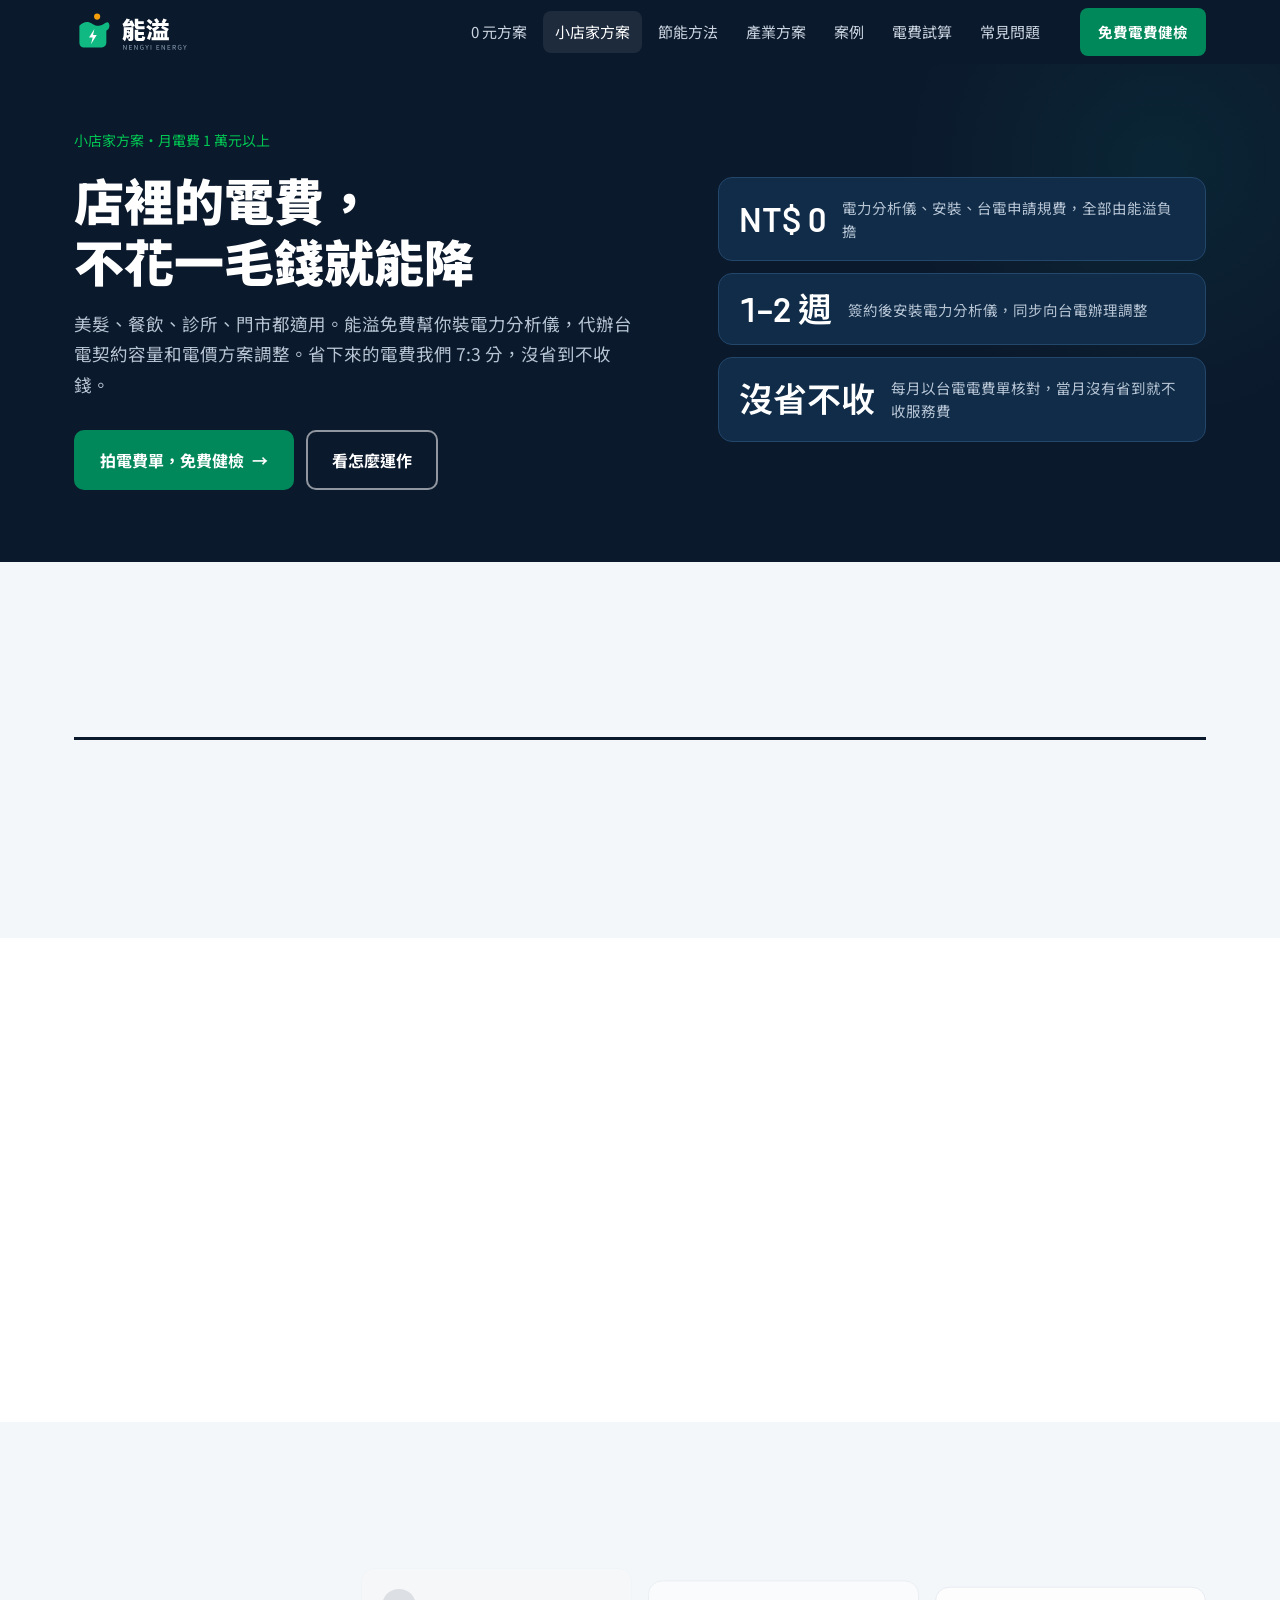
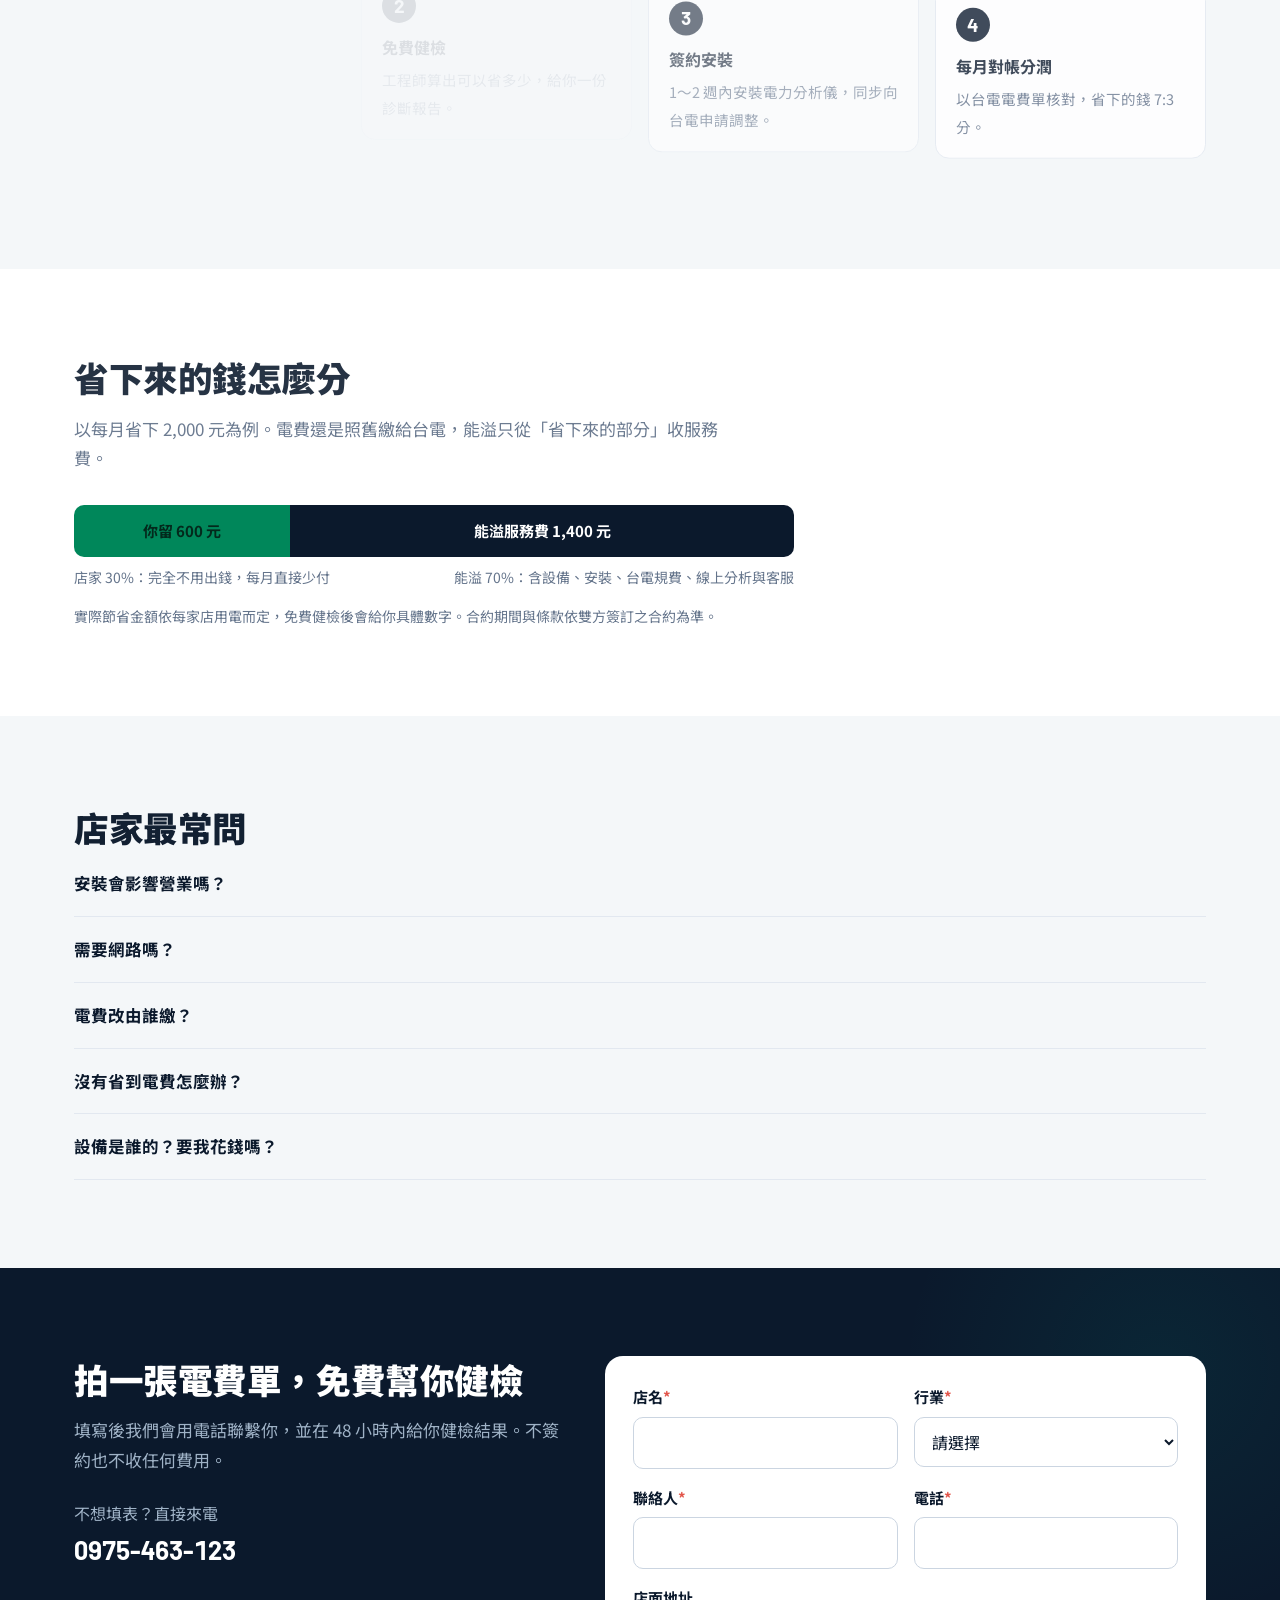
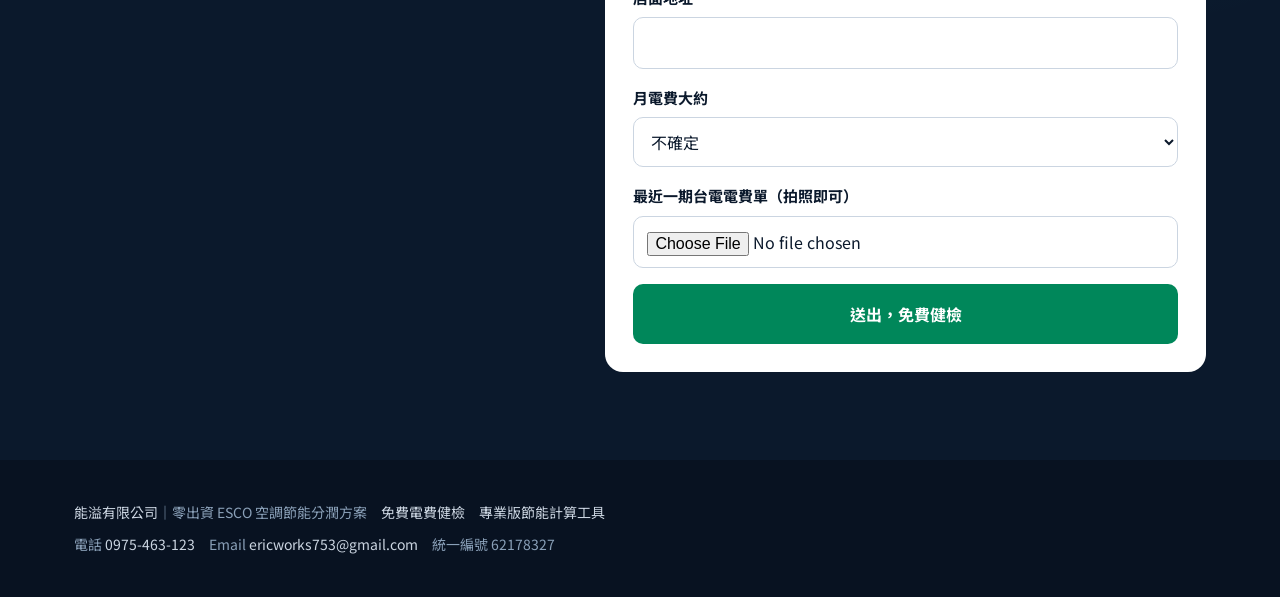
<file: small.html>
<!DOCTYPE html>
<html lang="zh-Hant">
<head>
<meta charset="UTF-8">
<meta name="viewport" content="width=device-width, initial-scale=1, viewport-fit=cover">
<meta name="theme-color" content="#0B192C">
<title>小店家 0 元電費管理｜能溢有限公司</title>
<meta name="description" content="美髮、餐飲、門市等小店家，0 元安裝電力分析儀，由能溢代辦契約容量與電價方案調整。省下的電費 7:3 分潤，沒省到不收費。">
<link rel="icon" type="image/svg+xml" href="/assets/logo-icon.svg">
<link rel="apple-touch-icon" href="/assets/logo-icon-180.png">
<meta property="og:image" content="/assets/logo-icon-512.png">
<link rel="preconnect" href="https://fonts.googleapis.com">
<link rel="preconnect" href="https://fonts.gstatic.com" crossorigin>
<link href="https://fonts.googleapis.com/css2?family=Noto+Sans+TC:wght@400;500;700;900&family=Barlow:wght@500;600&display=swap" rel="stylesheet">
<style>
:root{--navy:#0B192C;--navy-3:#0a1d30;--green:#00C853;--green-soft:#e7f8f1;--amber:#F59E0B;--bg:#F8FAFC;--ink:#334155;--muted:#64748b;--line:#e2e8f0;--red:#e2554a}
*{box-sizing:border-box;min-width:0}
html{scroll-behavior:smooth;scroll-padding-top:76px}
@media (prefers-reduced-motion:reduce){html{scroll-behavior:auto}*{transition:none!important}}
body{margin:0;font-family:"Noto Sans TC",system-ui,sans-serif;color:var(--ink);background:var(--bg);font-size:16px;line-height:1.75;overflow-x:clip}
h1,h2,h3{color:var(--navy);line-height:1.3;margin:0}
h2{font-size:clamp(26px,3.2vw,36px);font-weight:900}
h3{font-size:18px}
p{margin:0}
a{color:inherit}
.num{font-family:"Barlow","Noto Sans TC",sans-serif;font-variant-numeric:tabular-nums}
.wrap{max-width:1180px;margin:0 auto;padding:0 24px}
section{padding:88px 0}
@media (max-width:720px){section{padding:60px 0}}
.lede{font-size:17px;color:var(--muted);max-width:660px;margin-top:12px}
:focus-visible{outline:3px solid var(--amber);outline-offset:2px;border-radius:4px}
.btn{display:inline-flex;align-items:center;justify-content:center;font:inherit;font-weight:700;font-size:16px;padding:14px 24px;border-radius:10px;border:2px solid transparent;text-decoration:none;cursor:pointer}

.btn-amber{background:var(--amber);color:#1f1300}
.btn-line{color:#fff;border-color:rgba(255,255,255,.55)}
.btn-sm{padding:9px 16px;font-size:14.5px;border-radius:8px}

.nav{position:sticky;top:0;z-index:50;background:#0B192C;color:#fff}
.nav .wrap{display:flex;align-items:center;gap:28px;height:64px}
.brand{display:flex;align-items:center;text-decoration:none}
.brand img{display:block;height:40px;width:auto}
.brand b{font-size:19px;font-weight:900;line-height:1.1;display:block}
.brand small{display:block;font-family:"Barlow";font-size:12px;letter-spacing:.08em;color:#94a8bd;line-height:1}
.nav ul{display:flex;gap:4px;list-style:none;margin:0 0 0 auto;padding:0}
.nav ul a{display:block;padding:8px 12px;border-radius:8px;text-decoration:none;font-size:15px;color:#cbd5e1}
.nav ul a[aria-current]{color:#fff;background:rgba(255,255,255,.08)}
@media (max-width:960px){.nav ul{display:none}.nav .btn-sm{margin-left:auto}}

/* industry tabs */
.tabs{background:var(--navy);border-top:1px solid #23466b}
.tabs .wrap{display:flex;gap:6px;overflow-x:auto;padding-top:10px;padding-bottom:10px;scrollbar-width:none}
.tabs a{flex:none;padding:9px 16px;border-radius:999px;text-decoration:none;color:#b6c4d4;font-size:15px;border:1px solid #23466b}

.tabs a[aria-current]{background:var(--green);border-color:var(--green);color:#03291c;font-weight:700}

.hero{background:var(--navy);color:#b6c4d4;padding:64px 0 72px}
.hero-grid{display:grid;grid-template-columns:1.1fr .9fr;gap:48px;align-items:center}
@media (max-width:900px){.hero-grid{grid-template-columns:1fr}}
.crumb{font-size:14px;color:var(--green);margin-bottom:16px}
.hero h1{color:#fff;font-size:clamp(32px,4.4vw,50px);font-weight:900;line-height:1.22}
.hero .sub{font-size:17.5px;margin-top:18px;max-width:560px}
.hero .ctas{display:flex;flex-wrap:wrap;gap:12px;margin-top:30px}
.facts{display:grid;gap:12px}
.fact{background:#102c48;border:1px solid #23466b;border-radius:14px;padding:18px 20px;display:grid;grid-template-columns:auto 1fr;gap:16px;align-items:center}
.fact b{font-size:34px;color:#fff;font-weight:600;line-height:1;white-space:nowrap}
.fact span{font-size:14.5px;line-height:1.6}
@media (max-width:520px){.fact{grid-template-columns:1fr;gap:6px}.fact b{font-size:30px}}

/* pains */
.pains{margin-top:40px;display:grid;grid-template-columns:repeat(3,minmax(0,1fr));border-top:3px solid var(--navy)}
.pains article{padding:26px 26px 0 0}
.pains article+article{padding-left:26px;border-left:1px solid var(--line)}
.pains h3{margin-bottom:8px}
.pains p{font-size:15px;color:var(--muted)}
@media (max-width:860px){.pains{grid-template-columns:1fr}.pains article,.pains article+article{padding:22px 0;border-left:0;border-bottom:1px solid var(--line)}}

/* architecture */
.arch-sec{background:#fff}
.arch{margin-top:44px;display:grid;grid-template-columns:repeat(4,minmax(0,1fr));gap:0;align-items:stretch}
.layer{position:relative;padding:22px 20px;border:1.5px solid var(--line);border-radius:14px;background:var(--bg);margin-right:36px}
.layer:last-child{margin-right:0;background:var(--navy);border-color:var(--navy);color:#cbd5e1}
.layer:last-child h3{color:#fff}
.layer:not(:last-child)::after{content:"";position:absolute;right:-31px;top:50%;width:26px;height:2px;background:var(--green)}
.layer:not(:last-child)::before{content:"";position:absolute;right:-32px;top:50%;width:8px;height:8px;border-top:2px solid var(--green);border-right:2px solid var(--green);transform:translateY(-4px) rotate(45deg)}
.layer .step{font-size:13px;color:var(--green);font-weight:700}
.layer h3{margin:4px 0 10px}
.layer ul{margin:0;padding:0;list-style:none;display:grid;gap:6px;font-size:14.5px}
.layer li{padding-left:14px;position:relative}
.layer li::before{content:"";position:absolute;left:0;top:.7em;width:6px;height:6px;border-radius:50%;background:var(--green)}
.loop{margin-top:20px;padding:14px 18px;border-radius:12px;border:1.5px dashed var(--green);background:var(--green-soft);color:#065f46;font-size:15px}
@media (max-width:900px){.arch{grid-template-columns:1fr;gap:34px}.layer{margin-right:0}.layer:not(:last-child)::after{right:auto;left:50%;top:auto;bottom:-29px;width:2px;height:24px}.layer:not(:last-child)::before{right:auto;left:50%;top:auto;bottom:-30px;transform:translateX(-4px) rotate(135deg)}}

/* scenarios */
.scen{margin-top:40px;display:grid;grid-template-columns:repeat(2,minmax(0,1fr));gap:20px}
@media (max-width:820px){.scen{grid-template-columns:1fr}}
.sc{background:#fff;border:1px solid var(--line);border-radius:16px;padding:26px;display:flex;flex-direction:column;gap:12px}
.sc .tag{align-self:flex-start;font-size:13px;color:#065f46;background:var(--green-soft);border-radius:6px;padding:2px 10px;font-weight:500}
.sc p{font-size:15px}
.sc .how{font-size:14px;color:var(--muted);border-top:1px dashed var(--line);padding-top:12px;margin-top:auto}
.sc .how b{color:var(--navy)}

/* dashboard mock */
.dash-sec{background:var(--navy);color:#b6c4d4}
.dash-sec h2{color:#fff}
.dash-sec .lede{color:#9fb2c6}
.dash{margin-top:36px;background:var(--navy-3);border:1px solid #23466b;border-radius:18px;padding:22px;display:grid;grid-template-columns:repeat(4,minmax(0,1fr));gap:14px}
.tile{background:#102c48;border-radius:12px;padding:14px 16px}
.tile small{display:block;font-size:13px;color:#8aa0b8}
.tile b{font-size:30px;color:#fff;font-weight:600;line-height:1.2}
.tile b.g{color:var(--green)}.tile b.a{color:var(--amber)}
.tile.wide{grid-column:span 3}.tile.tall{grid-row:span 2}
.meter{height:10px;border-radius:5px;background:#1d3b5a;margin-top:10px;overflow:hidden}
.meter i{display:block;height:100%;background:var(--green);border-radius:5px}
.log{list-style:none;margin:8px 0 0;padding:0;font-size:13.5px;display:grid;gap:8px}
.log li{display:grid;grid-template-columns:44px 1fr;gap:8px}
.log time{color:#6f86a0;font-variant-numeric:tabular-nums}
.dash svg{width:100%;height:150px}
@media (max-width:860px){.dash{grid-template-columns:1fr 1fr}.tile.wide{grid-column:1/-1}.tile.tall{grid-row:auto;grid-column:1/-1}}
.mock-note{margin-top:12px;font-size:13px;color:#7f95ad}

/* fit + cta */
.fit{margin-top:36px;display:grid;grid-template-columns:repeat(3,minmax(0,1fr));gap:0;border-top:3px solid var(--green)}
.fit div{padding:22px 22px 0 0}
.fit small{display:block;color:var(--muted);font-size:14px}
.fit b{display:block;font-size:30px;color:var(--navy);font-weight:600;line-height:1.2;margin:4px 0}
.fit p{font-size:15px}
@media (max-width:760px){.fit{grid-template-columns:1fr}}
.cta{background:#fff}
.cta-box{background:var(--navy);border-radius:20px;padding:44px;display:flex;justify-content:space-between;align-items:center;gap:28px;flex-wrap:wrap}
.cta-box h2{color:#fff;font-size:clamp(24px,3vw,32px)}
.cta-box p{color:#9fb2c6;margin-top:8px}
.cta-box .ctas{display:flex;gap:12px;flex-wrap:wrap}

footer{background:var(--navy-3);color:#8aa0b8;padding:40px 0 110px;font-size:14px}
footer a{color:#cbd5e1;text-decoration:none}
@media (min-width:761px){footer{padding-bottom:40px}}
.mbar{display:none}
@media (max-width:760px){.mbar{display:grid;grid-template-columns:1fr 1.3fr;gap:8px;position:fixed;left:0;right:0;bottom:0;z-index:60;padding:10px 12px calc(10px + env(safe-area-inset-bottom));background:rgba(255,255,255,.97);border-top:1px solid var(--line)}.mbar a{display:flex;align-items:center;justify-content:center;border-radius:10px;padding:12px 8px;font-weight:700;font-size:15px;text-decoration:none}.mbar .l{background:var(--navy);color:#fff}.mbar .u{background:var(--amber);color:#1f1300}}

/* small page */
.lvr{margin-top:40px;display:grid;grid-template-columns:repeat(3,minmax(0,1fr));gap:20px}
@media (max-width:860px){.lvr{grid-template-columns:1fr}}
.lv{background:#fff;border:1px solid var(--line);border-radius:16px;padding:26px}
.lv svg{width:38px;height:38px;margin-bottom:12px}
.lv h3{margin-bottom:8px}.lv p{font-size:15px;color:var(--muted)}
.steps4{margin-top:36px;display:grid;grid-template-columns:repeat(4,minmax(0,1fr));gap:16px;list-style:none;padding:0;counter-reset:st}
@media (max-width:860px){.steps4{grid-template-columns:1fr}}
.steps4 li{counter-increment:st;background:#fff;border:1px solid var(--line);border-radius:14px;padding:20px 20px 18px}
.steps4 li::before{content:counter(st);display:grid;place-items:center;width:34px;height:34px;border-radius:50%;background:var(--navy);color:#fff;font-weight:700;font-family:"Barlow";font-size:19px;margin-bottom:10px}
.steps4 b{display:block;color:var(--navy);margin-bottom:4px}.steps4 span{font-size:14.5px;color:var(--muted)}
.split3{margin-top:30px;max-width:720px}
.bar{display:flex;height:52px;border-radius:10px;overflow:hidden;font-weight:700;font-size:15px}
.bar div{display:flex;align-items:center;justify-content:center;white-space:nowrap;padding:0 8px}
.b-you{background:var(--green);color:#03291c}.b-us{background:var(--navy);color:#fff}
.legend2{display:flex;justify-content:space-between;font-size:14px;color:var(--muted);margin-top:8px;gap:12px;flex-wrap:wrap}
.faq details{border-bottom:1px solid var(--line)}
.faq summary{cursor:pointer;list-style:none;padding:18px 0;font-weight:700;color:var(--navy);font-size:16.5px}
.faq summary::-webkit-details-marker{display:none}
.faq .a{padding:0 0 18px;font-size:15.5px}
form.mini{background:#fff;border-radius:18px;padding:28px;display:grid;grid-template-columns:1fr 1fr;gap:16px;color:var(--ink)}
@media (max-width:620px){form.mini{grid-template-columns:1fr;padding:22px}}
form.mini .full{grid-column:1/-1}
form.mini label{display:block;font-weight:700;color:var(--navy);font-size:15px;margin-bottom:6px}
form.mini input,form.mini select{width:100%;font:inherit;font-size:16px;border:1.5px solid #cbd5e1;border-radius:10px;padding:11px 13px;background:#fff;color:var(--navy)}
form.mini input:focus,form.mini select:focus{outline:none;border-color:var(--green);box-shadow:0 0 0 4px rgba(16,185,129,.18)}
.req{color:var(--red)}
.hp{position:absolute;left:-9999px}
.apply2{background:var(--navy);color:#b6c4d4}
.apply2 h2{color:#fff}
.apply2-grid{display:grid;grid-template-columns:.9fr 1.1fr;gap:40px;align-items:start}
@media (max-width:900px){.apply2-grid{grid-template-columns:1fr}}


@media (hover:hover) and (pointer:fine){
.btn:hover{filter:brightness(1.06)}
.nav ul a:hover{color:#fff;background:rgba(255,255,255,.08)}
.tabs a:hover{color:#fff}
}

/* ---- 手機原生感與按壓回饋 ---- */
:root{--ease-out:cubic-bezier(0.23,1,0.32,1)}
html{-webkit-tap-highlight-color:transparent;-webkit-text-size-adjust:100%}
a,button,summary,label,[role="button"]{touch-action:manipulation}
button,.btn,summary,.chips span,.mbar a{-webkit-user-select:none;user-select:none;-webkit-touch-callout:none}
input,select,textarea{font-size:16px}
.btn,.mbar a{transition:transform 140ms var(--ease-out),filter 140ms ease}
.btn:active,.mbar a:active{transform:scale(0.97)}
.ind,.drop,.case,.sol,.lv{transition:border-color 160ms ease}
.ind:active{transform:scale(0.985)}
.wrap{padding-left:max(24px,env(safe-area-inset-left));padding-right:max(24px,env(safe-area-inset-right))}

/* ---- 能溢品牌視覺（冷調科技）覆寫 ---- */
.btn{gap:8px}
:root{--navy:#0B192C;--navy-2:#1E293B;--navy-3:#081221;--green:#00875A;--green-soft:#E6F4EE;--amber:#00875A;--bg:#F4F7F9;--ink-strong:#0B192C}
.btn-amber{background:#00875A;color:#fff}
.mbar .u{background:#00875A!important;color:#fff!important}
:focus-visible{outline-color:#00875A}
.hero h1 .cut,.hero-tag,.pf b.good,.formula .eq b,.crumb{color:#00C853}
.hero-tag{border-color:rgba(0,200,83,.45)}
.seg-you{background:#00C853;color:#04230f}
.money-points div{border-left-color:#00C853}
.hero,.money,.apply,.calc-out,.dash-sec,.apply2{position:relative}
.hero::after,.apply::after,.apply2::after{content:"";position:absolute;right:-160px;top:-180px;width:560px;height:560px;border-radius:50%;background:radial-gradient(circle,rgba(0,191,165,.08),transparent 65%);pointer-events:none}
.hero,.apply,.apply2{overflow:hidden}
.hero>.wrap,.apply>.wrap,.apply2>.wrap{position:relative;z-index:1}
h1,h2,h3{letter-spacing:0;word-break:keep-all;overflow-wrap:anywhere}
@media (hover:hover) and (pointer:fine){.btn-amber:hover{background:#00704A;filter:none}}
</style>
<link rel="stylesheet" href="assets/motion.css">
</head>
<body>
<div class="scroll-progress" aria-hidden="true"></div>

<nav class="nav" aria-label="主選單">
  <div class="wrap">
    <a class="brand" href="index.html" aria-label="能溢有限公司 首頁"><img src="assets/logo-horizontal-white.svg" alt="能溢有限公司" width="114" height="40"></a>
    <ul>
      <li><a href="index.html#model">0 元方案</a></li>
      <li><a href="small.html" aria-current="page">小店家方案</a></li>
      <li><a href="methods.html">節能方法</a></li>
      <li><a href="solution.html">產業方案</a></li>
      <li><a href="index.html#cases">案例</a></li>
      <li><a href="index.html#calc">電費試算</a></li>
      <li><a href="index.html#faq">常見問題</a></li>
    </ul>
    <a class="btn btn-amber btn-sm" href="index.html#apply">免費電費健檢</a>
  </div>
</nav>

<main>
<header class="hero"><div class="wrap"><div class="hero-grid">
  <div>
    <p class="crumb">小店家方案・月電費 1 萬元以上</p>
    <h1>店裡的電費，<br>不花一毛錢就能降</h1>
    <p class="sub">美髮、餐飲、診所、門市都適用。能溢免費幫你裝電力分析儀，代辦台電契約容量和電價方案調整。省下來的電費我們 7:3 分，沒省到不收錢。</p>
    <div class="ctas"><a class="btn btn-amber" href="#apply">拍電費單，免費健檢 <span class="arr">→</span></a><a class="btn btn-line" href="#how">看怎麼運作</a></div>
  </div>
  <div class="facts">
    <div class="fact"><b class="num">NT$ 0</b><span>電力分析儀、安裝、台電申請規費，全部由能溢負擔</span></div>
    <div class="fact"><b class="num">1–2 週</b><span>簽約後安裝電力分析儀，同步向台電辦理調整</span></div>
    <div class="fact"><b class="num">沒省不收</b><span>每月以台電電費單核對，當月沒有省到就不收服務費</span></div>
  </div>
</div></div></header>

<section><div class="wrap">
  <h2 class="reveal">店家電費常見的三個浪費</h2>
  <div class="pains" data-stagger>
    <article><h3>契約容量訂太高</h3><p>開店時抓的容量一直沒改，每個月都在為用不到的容量付基本電費。</p></article>
    <article><h3>夏天一超約就被罰</h3><p>冷氣、吹風機、烤箱同時開，15 分鐘平均一超過契約，超出部分要多付好幾倍。</p></article>
    <article><h3>電價方案選錯</h3><p>營業時間跟電價時段對不上，同樣的度數卻付比較貴的電價。</p></article>
  </div>
</div></section>

<section class="arch-sec"><div class="wrap">
  <h2 class="reveal">我們幫你做三件事</h2>
  <div class="lvr" data-stagger>
    <article class="lv">
      <svg viewBox="0 0 40 40" fill="none" stroke="#0B192C" stroke-width="2.2" stroke-linecap="round" stroke-linejoin="round" aria-hidden="true"><path d="M5 30 13 20l7 5 7-12 8 7"/><path d="M5 12h30" stroke="#00C853" stroke-dasharray="3 3"/></svg>
      <h3>調整契約容量</h3>
      <p>用過去 12 個月的用電找出最省的容量。夏天偶爾小幅超約、全年反而更省時，我們會算給你看。</p>
    </article>
    <article class="lv">
      <svg viewBox="0 0 40 40" fill="none" stroke="#0B192C" stroke-width="2.2" stroke-linecap="round" stroke-linejoin="round" aria-hidden="true"><circle cx="20" cy="20" r="14"/><path d="M20 11v9l6 4" stroke="#00C853"/></svg>
      <h3>換對電價方案</h3>
      <p>依你的營業時間和實際用電時段，評估要不要改成時間電價，台電的申請由我們代辦。</p>
    </article>
    <article class="lv">
      <svg viewBox="0 0 40 40" fill="none" stroke="#0B192C" stroke-width="2.2" stroke-linecap="round" stroke-linejoin="round" aria-hidden="true"><rect x="7" y="6" width="26" height="28" rx="4"/><path d="M12 24l5-5 4 3 6-7" stroke="#00C853"/></svg>
      <h3>電力分析儀全天監控</h3>
      <p>即時看用電，快超約或設備異常會提醒。每月寄節電績效表，省多少一清二楚。</p>
    </article>
  </div>
</div></section>

<section id="how"><div class="wrap">
  <h2 class="reveal">四步驟，你只要拍一張電費單</h2>
  <ol class="steps4" data-stagger>
    <li><b>拍電費單</b><span>填下方表單、上傳最近一期台電電費單。</span></li>
    <li><b>免費健檢</b><span>工程師算出可以省多少，給你一份診斷報告。</span></li>
    <li><b>簽約安裝</b><span>1～2 週內安裝電力分析儀，同步向台電申請調整。</span></li>
    <li><b>每月對帳分潤</b><span>以台電電費單核對，省下的錢 7:3 分。</span></li>
  </ol>
</div></section>

<section class="arch-sec"><div class="wrap">
  <h2 class="reveal">省下來的錢怎麼分</h2>
  <p class="lede reveal">以每月省下 2,000 元為例。電費還是照舊繳給台電，能溢只從「省下來的部分」收服務費。</p>
  <div class="split3">
    <div class="bar" role="img" aria-label="每月省下 2,000 元，店家保留 600 元，能溢 1,400 元"><div class="b-you" style="width:30%">你留 600 元</div><div class="b-us" style="width:70%">能溢服務費 1,400 元</div></div>
    <div class="legend2"><span>店家 30%：完全不用出錢，每月直接少付</span><span>能溢 70%：含設備、安裝、台電規費、線上分析與客服</span></div>
  </div>
  <p class="note" style="margin-top:14px;font-size:14px;color:var(--muted)">實際節省金額依每家店用電而定，免費健檢後會給你具體數字。合約期間與條款依雙方簽訂之合約為準。</p>
</div></section>

<section><div class="wrap faq">
  <h2 class="reveal">店家最常問</h2>
  <details><summary>安裝會影響營業嗎？</summary><div class="a">電力分析儀用夾式感測器，大多不用斷電或只需短暫停電，會先跟你約不影響營業的時間。</div></details>
  <details><summary>需要網路嗎？</summary><div class="a">需要。可以接店裡的 WiFi；店內沒有網路的話，我們會另外評估連線方式。</div></details>
  <details><summary>電費改由誰繳？</summary><div class="a">照舊由你直接繳給台電。能溢每月另外寄績效表和服務費發票，金額就是省下來那部分的 70%。</div></details>
  <details><summary>沒有省到電費怎麼辦？</summary><div class="a">當月沒有節費效益就不收服務費。我們以「每度電單價」計算，生意變好、用電變多也不會被多算。</div></details>
  <details><summary>設備是誰的？要我花錢嗎？</summary><div class="a">設備屬於能溢與合作廠商，你不用付任何設備或安裝費，只需要幫忙保管、提供網路。</div></details>
</div></section>

<section class="apply2" id="apply"><div class="wrap"><div class="apply2-grid">
  <div>
    <h2>拍一張電費單，免費幫你健檢</h2>
    <p class="lede" style="color:#9fb2c6">填寫後我們會用電話聯繫你，並在 48 小時內給你健檢結果。不簽約也不收任何費用。</p>
    <p style="margin-top:24px;color:#9fb2c6">不想填表？直接來電</p>
    <p><a href="tel:0975463123" class="num" style="color:#fff;font-size:26px;font-weight:700;text-decoration:none">0975-463-123</a></p>
  </div>
  <form class="mini" name="small-apply" method="POST" action="/thanks" data-netlify="true" netlify-honeypot="bot-field" enctype="multipart/form-data">
    <input type="hidden" name="form-name" value="small-apply">
    <input type="hidden" name="subject" value="能溢官網｜小店家電費健檢 #%{submissionId}">
    <p class="hp"><label>請勿填寫 <input name="bot-field"></label></p>
    <div><label for="sShop">店名<span class="req">*</span></label><input id="sShop" name="店名" required autocomplete="organization"></div>
    <div><label for="sType">行業<span class="req">*</span></label>
      <select id="sType" name="行業" required><option value="" disabled selected>請選擇</option><option>美容美髮</option><option>餐飲</option><option>診所</option><option>零售門市</option><option>其他</option></select></div>
    <div><label for="sName">聯絡人<span class="req">*</span></label><input id="sName" name="聯絡人" required autocomplete="name"></div>
    <div><label for="sPhone">電話<span class="req">*</span></label><input id="sPhone" name="電話" type="tel" required autocomplete="tel"></div>
    <div class="full"><label for="sAddr">店面地址</label><input id="sAddr" name="地址" autocomplete="street-address"></div>
    <div class="full"><label for="sBill">月電費大約</label>
      <select id="sBill" name="月電費"><option value="">不確定</option><option>1 萬以下</option><option>1–3 萬</option><option>3–10 萬</option><option>10 萬以上</option></select></div>
    <div class="full"><label for="sFile">最近一期台電電費單（拍照即可）</label><input id="sFile" name="電費單" type="file" accept="image/*,.pdf"></div>
    <button class="btn btn-amber full" type="submit" style="width:100%">送出，免費健檢</button>
  </form>
</div></div></section>
</main>
<footer>
  <div class="wrap">
    <p><a href="index.html">能溢有限公司</a>｜零出資 ESCO 空調節能分潤方案　<a href="index.html#apply">免費電費健檢</a>　<a href="tools/ac-calc.html">專業版節能計算工具</a></p>
    <p style="margin-top:8px">電話 <a href="tel:0975463123">0975-463-123</a>　Email <a href="mailto:ericworks753@gmail.com">ericworks753@gmail.com</a>　統一編號 62178327</p>
    
  </div>
</footer>

<div class="mbar" aria-label="快速聯絡">
  <a class="l" href="tel:0975463123">撥打電話</a>
  <a class="u" href="#apply">拍電費單免費健檢</a>
</div>

<script src="assets/vendor/gsap.min.js"></script>
<script src="assets/vendor/ScrollTrigger.min.js"></script>
<script src="assets/motion.js"></script>
</body>
</html>
</file>
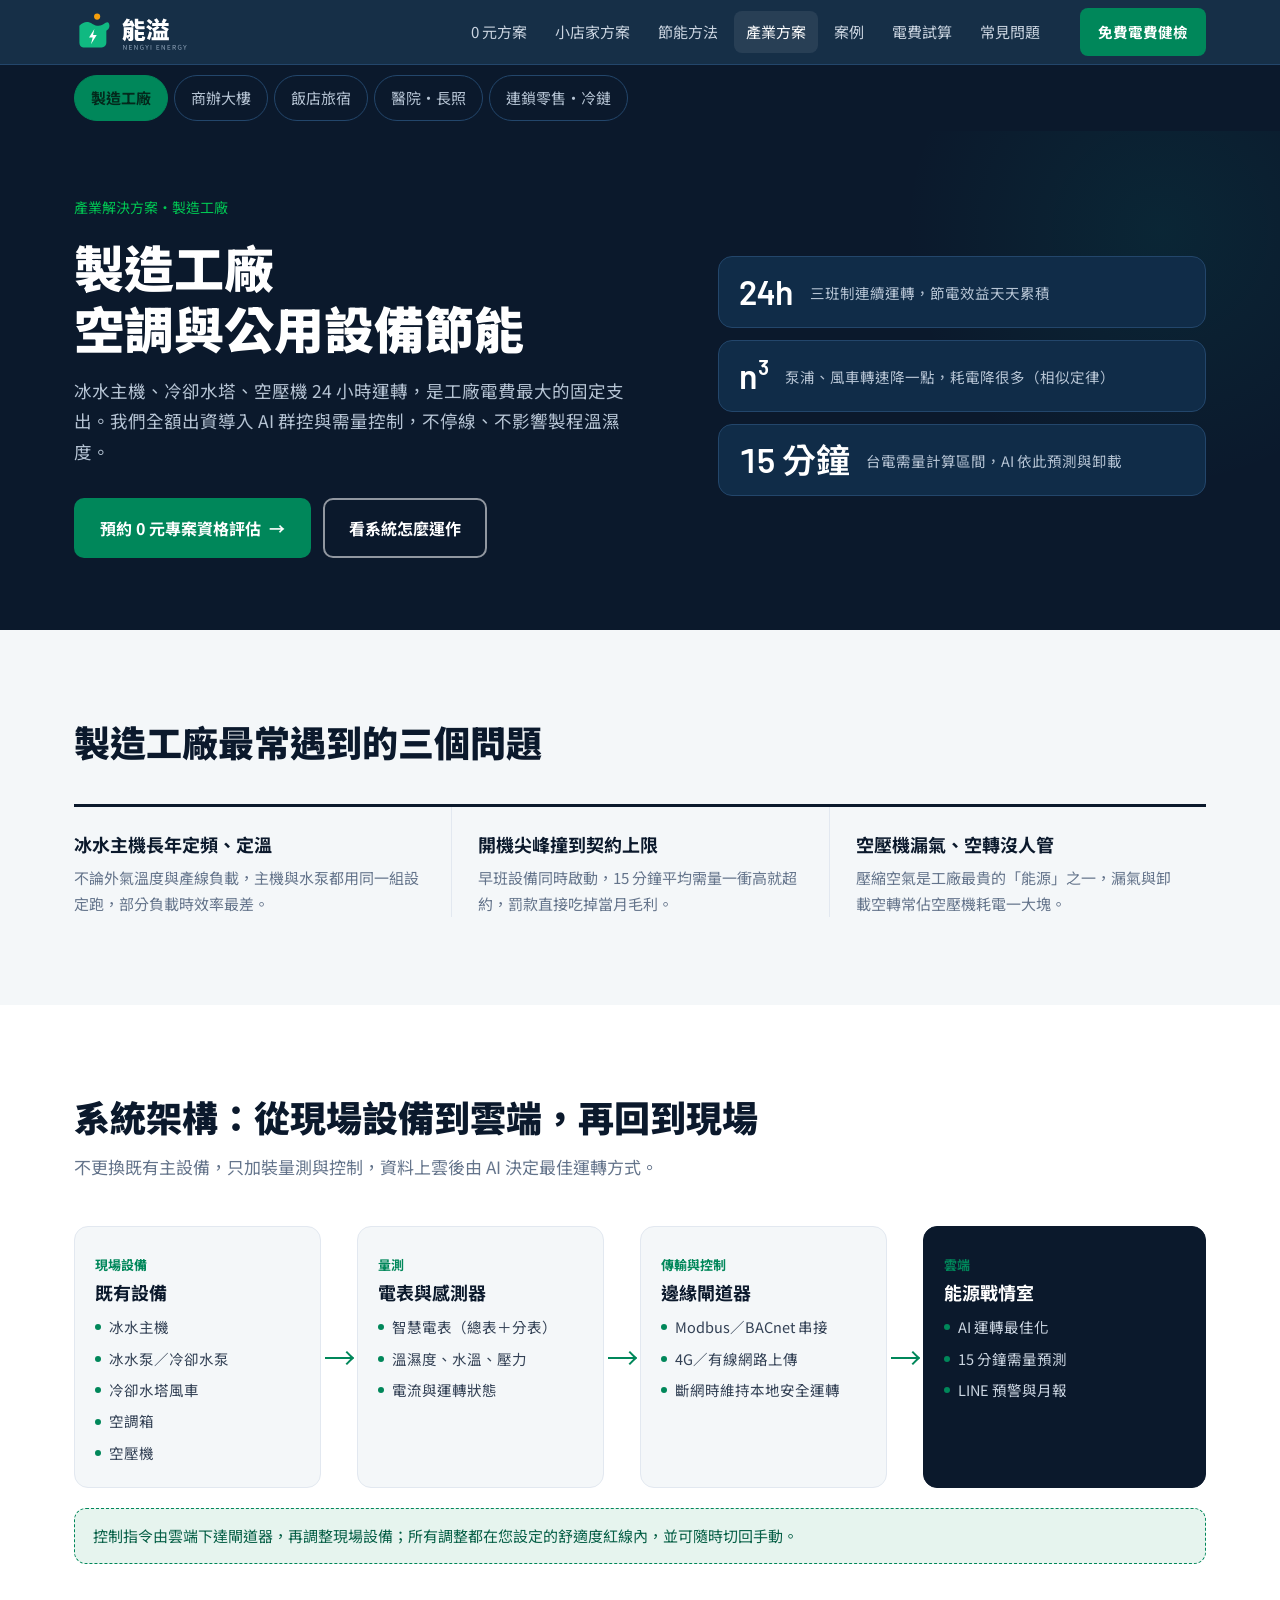
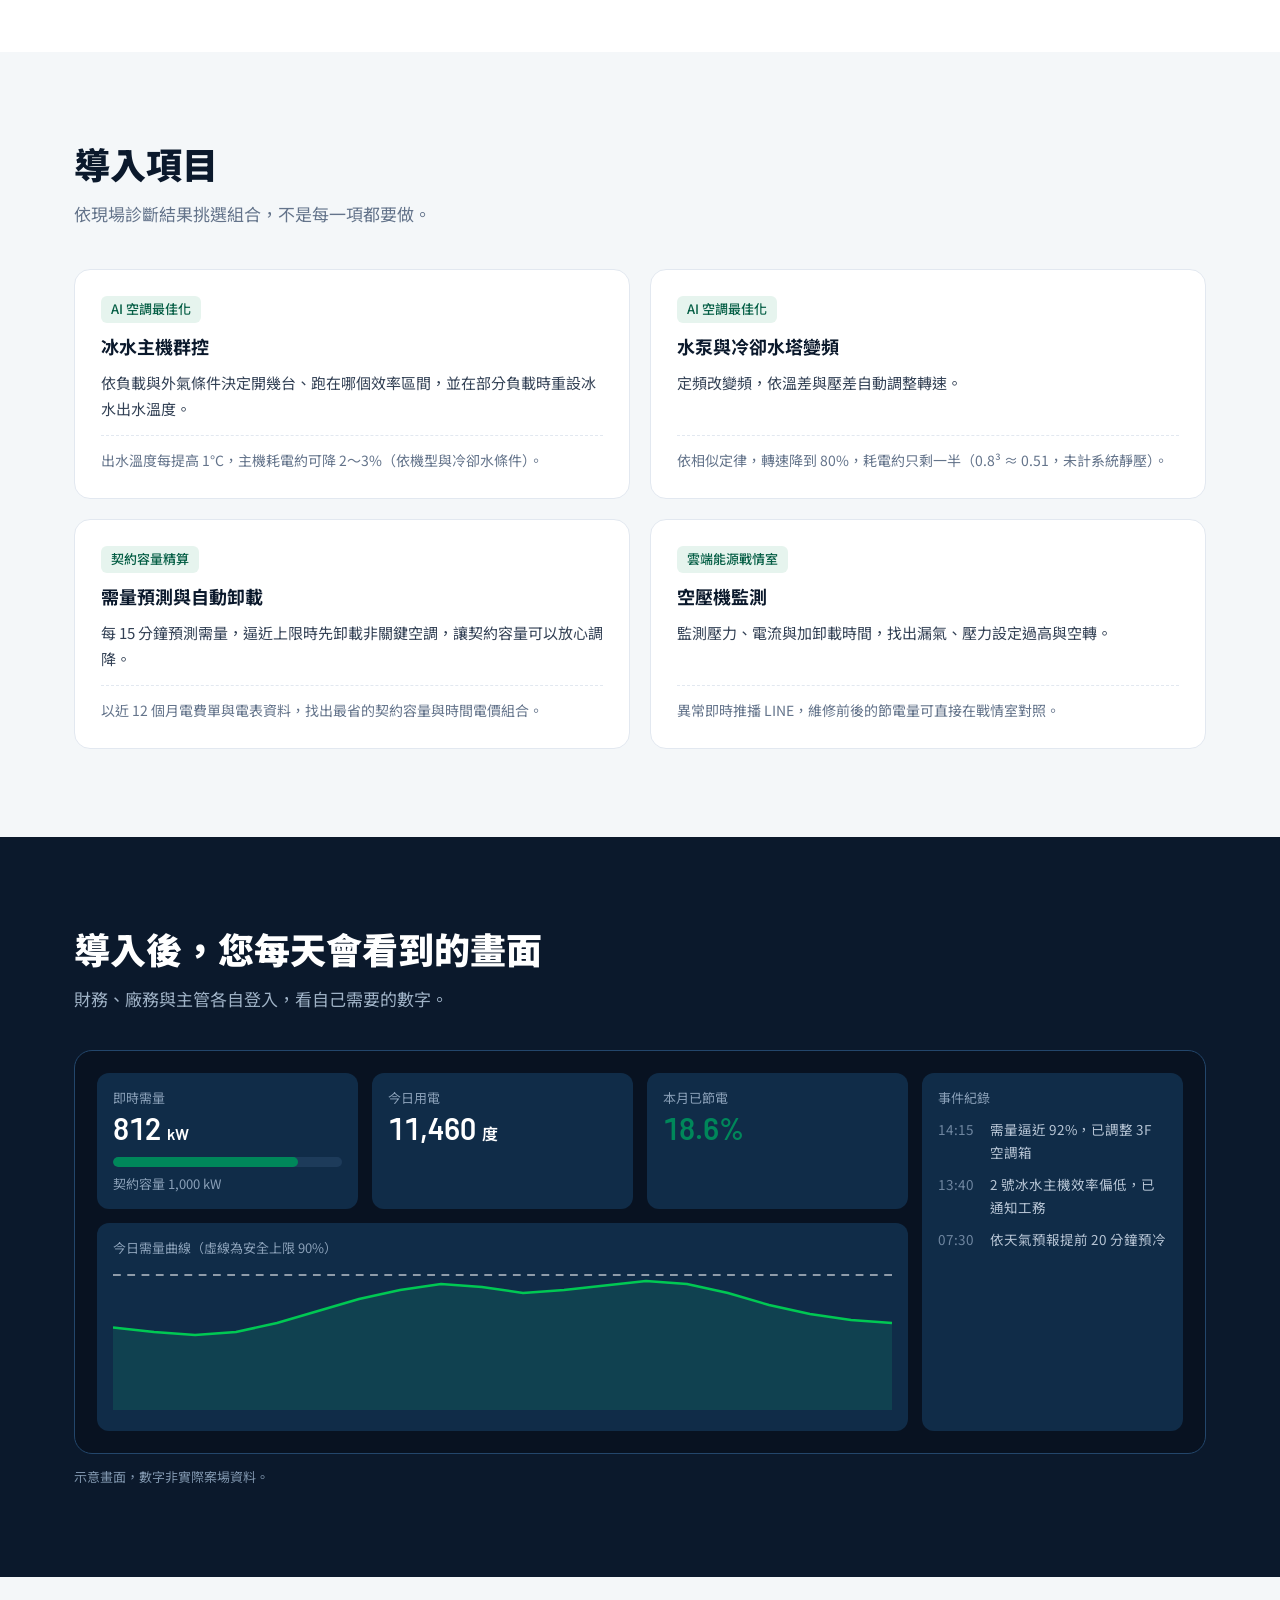
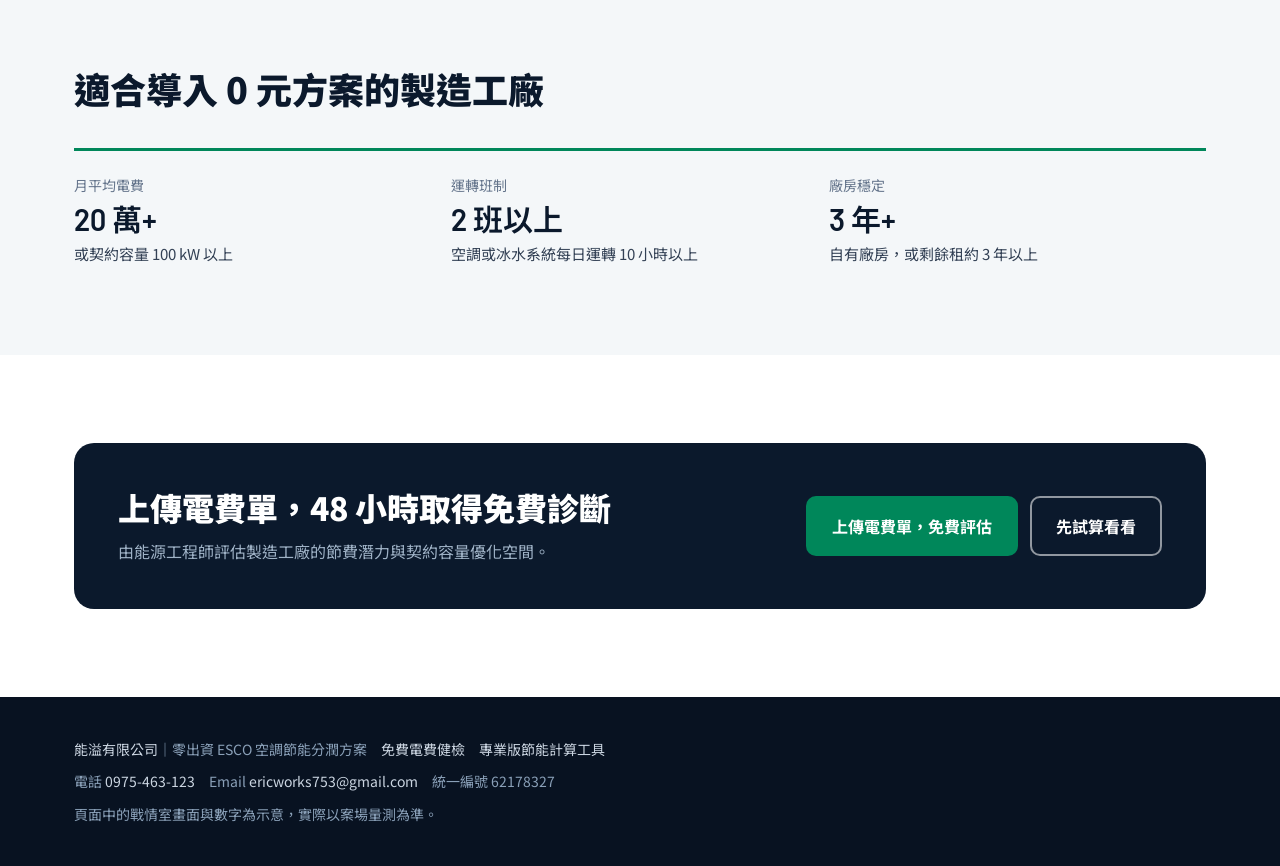
<file: solution.html>
<!DOCTYPE html>
<html lang="zh-Hant">
<head>
<meta charset="UTF-8">
<meta name="viewport" content="width=device-width, initial-scale=1, viewport-fit=cover">
<meta name="theme-color" content="#0B192C">
<title>產業節能解決方案｜能溢有限公司</title>
<meta name="description" content="能溢有限公司依產業提供 0 元 ESCO 空調節能方案：製造工廠、商辦大樓、飯店旅宿、醫院長照、連鎖零售與冷鏈。">
<link rel="icon" type="image/svg+xml" href="/assets/logo-icon.svg">
<link rel="apple-touch-icon" href="/assets/logo-icon-180.png">
<meta property="og:image" content="/assets/logo-icon-512.png">
<link rel="preconnect" href="https://fonts.googleapis.com">
<link rel="preconnect" href="https://fonts.gstatic.com" crossorigin>
<link href="https://fonts.googleapis.com/css2?family=Noto+Sans+TC:wght@400;500;700;900&family=Barlow:wght@500;600&display=swap" rel="stylesheet">
<style>
:root{--navy:#0B192C;--navy-3:#0a1d30;--green:#00C853;--green-soft:#e7f8f1;--amber:#F59E0B;--bg:#F8FAFC;--ink:#334155;--muted:#64748b;--line:#e2e8f0;--red:#e2554a}
*{box-sizing:border-box;min-width:0}
html{scroll-behavior:smooth;scroll-padding-top:76px}
@media (prefers-reduced-motion:reduce){html{scroll-behavior:auto}*{transition:none!important}}
body{margin:0;font-family:"Noto Sans TC",system-ui,sans-serif;color:var(--ink);background:var(--bg);font-size:16px;line-height:1.75;overflow-x:clip}
h1,h2,h3{color:var(--navy);line-height:1.3;margin:0}
h2{font-size:clamp(26px,3.2vw,36px);font-weight:900}
h3{font-size:18px}
p{margin:0}
a{color:inherit}
.num{font-family:"Barlow","Noto Sans TC",sans-serif;font-variant-numeric:tabular-nums}
.wrap{max-width:1180px;margin:0 auto;padding:0 24px}
section{padding:88px 0}
@media (max-width:720px){section{padding:60px 0}}
.lede{font-size:17px;color:var(--muted);max-width:660px;margin-top:12px}
:focus-visible{outline:3px solid var(--amber);outline-offset:2px;border-radius:4px}
.btn{display:inline-flex;align-items:center;justify-content:center;font:inherit;font-weight:700;font-size:16px;padding:14px 24px;border-radius:10px;border:2px solid transparent;text-decoration:none;cursor:pointer}

.btn-amber{background:var(--amber);color:#1f1300}
.btn-line{color:#fff;border-color:rgba(255,255,255,.55)}
.btn-sm{padding:9px 16px;font-size:14.5px;border-radius:8px}

.nav{position:sticky;top:0;z-index:50;background:rgba(15,41,66,.97);color:#fff}
.nav .wrap{display:flex;align-items:center;gap:28px;height:64px}
.brand{display:flex;align-items:center;text-decoration:none}
.brand img{display:block;height:40px;width:auto}
.brand b{font-size:19px;font-weight:900;line-height:1.1;display:block}
.brand small{display:block;font-family:"Barlow";font-size:12px;letter-spacing:.08em;color:#94a8bd;line-height:1}
.nav ul{display:flex;gap:4px;list-style:none;margin:0 0 0 auto;padding:0}
.nav ul a{display:block;padding:8px 12px;border-radius:8px;text-decoration:none;font-size:15px;color:#cbd5e1}
.nav ul a[aria-current]{color:#fff;background:rgba(255,255,255,.08)}
@media (max-width:960px){.nav ul{display:none}.nav .btn-sm{margin-left:auto}}

/* industry tabs */
.tabs{background:var(--navy);border-top:1px solid #23466b}
.tabs .wrap{display:flex;gap:6px;overflow-x:auto;padding-top:10px;padding-bottom:10px;scrollbar-width:none}
.tabs a{flex:none;padding:9px 16px;border-radius:999px;text-decoration:none;color:#b6c4d4;font-size:15px;border:1px solid #23466b}

.tabs a[aria-current]{background:var(--green);border-color:var(--green);color:#03291c;font-weight:700}

.hero{background:var(--navy);color:#b6c4d4;padding:64px 0 72px}
.hero-grid{display:grid;grid-template-columns:1.1fr .9fr;gap:48px;align-items:center}
@media (max-width:900px){.hero-grid{grid-template-columns:1fr}}
.crumb{font-size:14px;color:var(--green);margin-bottom:16px}
.hero h1{color:#fff;font-size:clamp(32px,4.4vw,50px);font-weight:900;line-height:1.22}
.hero .sub{font-size:17.5px;margin-top:18px;max-width:560px}
.hero .ctas{display:flex;flex-wrap:wrap;gap:12px;margin-top:30px}
.facts{display:grid;gap:12px}
.fact{background:#102c48;border:1px solid #23466b;border-radius:14px;padding:18px 20px;display:grid;grid-template-columns:auto 1fr;gap:16px;align-items:center}
.fact b{font-size:34px;color:#fff;font-weight:600;line-height:1;white-space:nowrap}
.fact span{font-size:14.5px;line-height:1.6}
@media (max-width:520px){.fact{grid-template-columns:1fr;gap:6px}.fact b{font-size:30px}}

/* pains */
.pains{margin-top:40px;display:grid;grid-template-columns:repeat(3,minmax(0,1fr));border-top:3px solid var(--navy)}
.pains article{padding:26px 26px 0 0}
.pains article+article{padding-left:26px;border-left:1px solid var(--line)}
.pains h3{margin-bottom:8px}
.pains p{font-size:15px;color:var(--muted)}
@media (max-width:860px){.pains{grid-template-columns:1fr}.pains article,.pains article+article{padding:22px 0;border-left:0;border-bottom:1px solid var(--line)}}

/* architecture */
.arch-sec{background:#fff}
.arch{margin-top:44px;display:grid;grid-template-columns:repeat(4,minmax(0,1fr));gap:0;align-items:stretch}
.layer{position:relative;padding:22px 20px;border:1.5px solid var(--line);border-radius:14px;background:var(--bg);margin-right:36px}
.layer:last-child{margin-right:0;background:var(--navy);border-color:var(--navy);color:#cbd5e1}
.layer:last-child h3{color:#fff}
.layer:not(:last-child)::after{content:"";position:absolute;right:-31px;top:50%;width:26px;height:2px;background:var(--green)}
.layer:not(:last-child)::before{content:"";position:absolute;right:-32px;top:50%;width:8px;height:8px;border-top:2px solid var(--green);border-right:2px solid var(--green);transform:translateY(-4px) rotate(45deg)}
.layer .step{font-size:13px;color:var(--green);font-weight:700}
.layer h3{margin:4px 0 10px}
.layer ul{margin:0;padding:0;list-style:none;display:grid;gap:6px;font-size:14.5px}
.layer li{padding-left:14px;position:relative}
.layer li::before{content:"";position:absolute;left:0;top:.7em;width:6px;height:6px;border-radius:50%;background:var(--green)}
.loop{margin-top:20px;padding:14px 18px;border-radius:12px;border:1.5px dashed var(--green);background:var(--green-soft);color:#065f46;font-size:15px}
@media (max-width:900px){.arch{grid-template-columns:1fr;gap:34px}.layer{margin-right:0}.layer:not(:last-child)::after{right:auto;left:50%;top:auto;bottom:-29px;width:2px;height:24px}.layer:not(:last-child)::before{right:auto;left:50%;top:auto;bottom:-30px;transform:translateX(-4px) rotate(135deg)}}

/* scenarios */
.scen{margin-top:40px;display:grid;grid-template-columns:repeat(2,minmax(0,1fr));gap:20px}
@media (max-width:820px){.scen{grid-template-columns:1fr}}
.sc{background:#fff;border:1px solid var(--line);border-radius:16px;padding:26px;display:flex;flex-direction:column;gap:12px}
.sc .tag{align-self:flex-start;font-size:13px;color:#065f46;background:var(--green-soft);border-radius:6px;padding:2px 10px;font-weight:500}
.sc p{font-size:15px}
.sc .how{font-size:14px;color:var(--muted);border-top:1px dashed var(--line);padding-top:12px;margin-top:auto}
.sc .how b{color:var(--navy)}

/* dashboard mock */
.dash-sec{background:var(--navy);color:#b6c4d4}
.dash-sec h2{color:#fff}
.dash-sec .lede{color:#9fb2c6}
.dash{margin-top:36px;background:var(--navy-3);border:1px solid #23466b;border-radius:18px;padding:22px;display:grid;grid-template-columns:repeat(4,minmax(0,1fr));gap:14px}
.tile{background:#102c48;border-radius:12px;padding:14px 16px}
.tile small{display:block;font-size:13px;color:#8aa0b8}
.tile b{font-size:30px;color:#fff;font-weight:600;line-height:1.2}
.tile b.g{color:var(--green)}.tile b.a{color:var(--amber)}
.tile.wide{grid-column:span 3}.tile.tall{grid-row:span 2}
.meter{height:10px;border-radius:5px;background:#1d3b5a;margin-top:10px;overflow:hidden}
.meter i{display:block;height:100%;background:var(--green);border-radius:5px}
.log{list-style:none;margin:8px 0 0;padding:0;font-size:13.5px;display:grid;gap:8px}
.log li{display:grid;grid-template-columns:44px 1fr;gap:8px}
.log time{color:#6f86a0;font-variant-numeric:tabular-nums}
.dash svg{width:100%;height:150px}
@media (max-width:860px){.dash{grid-template-columns:1fr 1fr}.tile.wide{grid-column:1/-1}.tile.tall{grid-row:auto;grid-column:1/-1}}
.mock-note{margin-top:12px;font-size:13px;color:#7f95ad}

/* fit + cta */
.fit{margin-top:36px;display:grid;grid-template-columns:repeat(3,minmax(0,1fr));gap:0;border-top:3px solid var(--green)}
.fit div{padding:22px 22px 0 0}
.fit small{display:block;color:var(--muted);font-size:14px}
.fit b{display:block;font-size:30px;color:var(--navy);font-weight:600;line-height:1.2;margin:4px 0}
.fit p{font-size:15px}
@media (max-width:760px){.fit{grid-template-columns:1fr}}
.cta{background:#fff}
.cta-box{background:var(--navy);border-radius:20px;padding:44px;display:flex;justify-content:space-between;align-items:center;gap:28px;flex-wrap:wrap}
.cta-box h2{color:#fff;font-size:clamp(24px,3vw,32px)}
.cta-box p{color:#9fb2c6;margin-top:8px}
.cta-box .ctas{display:flex;gap:12px;flex-wrap:wrap}

footer{background:var(--navy-3);color:#8aa0b8;padding:40px 0 110px;font-size:14px}
footer a{color:#cbd5e1;text-decoration:none}
@media (min-width:761px){footer{padding-bottom:40px}}
.mbar{display:none}
@media (max-width:760px){.mbar{display:grid;grid-template-columns:1fr 1.3fr;gap:8px;position:fixed;left:0;right:0;bottom:0;z-index:60;padding:10px 12px calc(10px + env(safe-area-inset-bottom));background:rgba(255,255,255,.97);border-top:1px solid var(--line)}.mbar a{display:flex;align-items:center;justify-content:center;border-radius:10px;padding:12px 8px;font-weight:700;font-size:15px;text-decoration:none}.mbar .l{background:var(--navy);color:#fff}.mbar .u{background:var(--amber);color:#1f1300}}

@media (hover:hover) and (pointer:fine){
.btn:hover{filter:brightness(1.06)}
.nav ul a:hover{color:#fff;background:rgba(255,255,255,.08)}
.tabs a:hover{color:#fff}
}

/* ---- 手機原生感與按壓回饋 ---- */
:root{--ease-out:cubic-bezier(0.23,1,0.32,1)}
html{-webkit-tap-highlight-color:transparent;-webkit-text-size-adjust:100%}
a,button,summary,label,[role="button"]{touch-action:manipulation}
button,.btn,summary,.chips span,.mbar a{-webkit-user-select:none;user-select:none;-webkit-touch-callout:none}
input,select,textarea{font-size:16px}
.btn,.mbar a{transition:transform 140ms var(--ease-out),filter 140ms ease}
.btn:active,.mbar a:active{transform:scale(0.97)}
.ind,.drop,.case,.sol,.lv{transition:border-color 160ms ease}
.ind:active{transform:scale(0.985)}
.wrap{padding-left:max(24px,env(safe-area-inset-left));padding-right:max(24px,env(safe-area-inset-right))}

/* ---- 能溢品牌視覺（冷調科技）覆寫 ---- */
.btn{gap:8px}
:root{--navy:#0B192C;--navy-2:#1E293B;--navy-3:#081221;--green:#00875A;--green-soft:#E6F4EE;--amber:#00875A;--bg:#F4F7F9;--ink-strong:#0B192C}
.btn-amber{background:#00875A;color:#fff}
.mbar .u{background:#00875A!important;color:#fff!important}
:focus-visible{outline-color:#00875A}
.hero h1 .cut,.hero-tag,.pf b.good,.formula .eq b,.crumb{color:#00C853}
.hero-tag{border-color:rgba(0,200,83,.45)}
.seg-you{background:#00C853;color:#04230f}
.money-points div{border-left-color:#00C853}
.hero,.money,.apply,.calc-out,.dash-sec,.apply2{position:relative}
.hero::after,.apply::after,.apply2::after{content:"";position:absolute;right:-160px;top:-180px;width:560px;height:560px;border-radius:50%;background:radial-gradient(circle,rgba(0,191,165,.08),transparent 65%);pointer-events:none}
.hero,.apply,.apply2{overflow:hidden}
.hero>.wrap,.apply>.wrap,.apply2>.wrap{position:relative;z-index:1}
h1,h2,h3{letter-spacing:0;word-break:keep-all;overflow-wrap:anywhere}
@media (hover:hover) and (pointer:fine){.btn-amber:hover{background:#00704A;filter:none}}
</style>
<link rel="stylesheet" href="assets/motion.css">
</head>
<body>

<nav class="nav" aria-label="主選單">
  <div class="wrap">
    <a class="brand" href="index.html" aria-label="能溢有限公司 首頁"><img src="assets/logo-horizontal-white.svg" alt="能溢有限公司" width="114" height="40"></a>
    <ul>
      <li><a href="index.html#model">0 元方案</a></li>
      <li><a href="small.html">小店家方案</a></li>
      <li><a href="methods.html">節能方法</a></li>
      <li><a href="solution.html" aria-current="page">產業方案</a></li>
      <li><a href="index.html#cases">案例</a></li>
      <li><a href="index.html#calc">電費試算</a></li>
      <li><a href="index.html#faq">常見問題</a></li>
    </ul>
    <a class="btn btn-amber btn-sm" href="index.html#apply">免費電費健檢</a>
  </div>
</nav>

<div class="tabs"><div class="wrap" id="tabs" role="navigation" aria-label="選擇產業"></div></div>

<main id="page"></main>

<footer>
  <div class="wrap">
    <p><a href="index.html">能溢有限公司</a>｜零出資 ESCO 空調節能分潤方案　<a href="index.html#apply">免費電費健檢</a>　<a href="tools/ac-calc.html">專業版節能計算工具</a></p>
    <p style="margin-top:8px">電話 <a href="tel:0975463123">0975-463-123</a>　Email <a href="mailto:ericworks753@gmail.com">ericworks753@gmail.com</a>　統一編號 62178327</p>
    <p style="margin-top:8px">頁面中的戰情室畫面與數字為示意，實際以案場量測為準。</p>
  </div>
</footer>

<div class="mbar" aria-label="快速聯絡">
  <a class="l" href="tel:0975463123">撥打電話</a>
  <a class="u" href="index.html#apply">上傳電費單免費評估</a>
</div>

<script>
{
/* ---------- 產業資料：改文字只要改這裡 ---------- */
const IND=[
 {id:'factory',name:'製造工廠',
  h1:'製造工廠\n空調與公用設備節能',
  sub:'冰水主機、冷卻水塔、空壓機 24 小時運轉，是工廠電費最大的固定支出。我們全額出資導入 AI 群控與需量控制，不停線、不影響製程溫濕度。',
  facts:[['24h','三班制連續運轉，節電效益天天累積'],['n³','泵浦、風車轉速降一點，耗電降很多（相似定律）'],['15 分鐘','台電需量計算區間，AI 依此預測與卸載']],
  pains:[['冰水主機長年定頻、定溫','不論外氣溫度與產線負載，主機與水泵都用同一組設定跑，部分負載時效率最差。'],['開機尖峰撞到契約上限','早班設備同時啟動，15 分鐘平均需量一衝高就超約，罰款直接吃掉當月毛利。'],['空壓機漏氣、空轉沒人管','壓縮空氣是工廠最貴的「能源」之一，漏氣與卸載空轉常佔空壓機耗電一大塊。']],
  equip:['冰水主機','冰水泵／冷卻水泵','冷卻水塔風車','空調箱','空壓機'],
  scen:[['冰水主機群控','AI 空調最佳化','依負載與外氣條件決定開幾台、跑在哪個效率區間，並在部分負載時重設冰水出水溫度。','出水溫度每提高 1°C，主機耗電約可降 2～3%（依機型與冷卻水條件）。'],
        ['水泵與冷卻水塔變頻','AI 空調最佳化','定頻改變頻，依溫差與壓差自動調整轉速。','依相似定律，轉速降到 80%，耗電約只剩一半（0.8³ ≈ 0.51，未計系統靜壓）。'],
        ['需量預測與自動卸載','契約容量精算','每 15 分鐘預測需量，逼近上限時先卸載非關鍵空調，讓契約容量可以放心調降。','以近 12 個月電費單與電表資料，找出最省的契約容量與時間電價組合。'],
        ['空壓機監測','雲端能源戰情室','監測壓力、電流與加卸載時間，找出漏氣、壓力設定過高與空轉。','異常即時推播 LINE，維修前後的節電量可直接在戰情室對照。']],
  fit:[['20 萬+','月平均電費','或契約容量 100 kW 以上'],['2 班以上','運轉班制','空調或冰水系統每日運轉 10 小時以上'],['3 年+','廠房穩定','自有廠房，或剩餘租約 3 年以上']]},
 {id:'office',name:'商辦大樓',
  h1:'商辦大樓\n中央空調節能',
  sub:'上班時段集中、午後尖峰明顯，是契約容量與時間電價最有操作空間的場域。導入過程不影響租戶，舒適度由管委會或物業設定紅線。',
  facts:[['40–60%','空調佔建築總用電的常見比例'],['午後','外氣最熱、需量最高，最容易超約的時段'],['0 元','管委會不必編列預算、不必開區權會籌款']],
  pains:[['空調一早全開到下班','不分樓層、不看人數，下班後仍有區域空轉，假日也常忘了關。'],['夏季午後超約','14～16 時外氣最熱，冰水主機滿載加上電梯、照明，需量常常衝過契約容量。'],['改善要錢，管委會難決議','汰換主機或加裝系統動輒數百萬，跨年度預算與住戶共識都難取得。']],
  equip:['冰水主機','冰水泵／冷卻水泵','冷卻水塔風車','樓層空調箱','公設照明'],
  scen:[['分區排程與人流連動','AI 空調最佳化','依樓層出租狀況、上下班時間與門禁人流，自動調整各區空調箱的開關與送風量。','預冷時間由 AI 依隔天天氣預報決定，不再一早全開。'],
        ['冰水溫度與主機台數最佳化','AI 空調最佳化','依外氣與回水溫度重設出水溫度，部分負載時減少運轉台數。','出水溫度每提高 1°C，主機耗電約可降 2～3%。'],
        ['午後需量削峰','契約容量精算','逼近契約上限時，短暫調整非公共區域的送風溫度，不影響體感。','搭配時間電價評估兩段式／三段式，避開尖峰最貴時段。'],
        ['管委會用電月報','ESG 報表','每月自動產出用電、節電與減碳報表，可直接放進管委會會議資料。','數據直接對接台電電表，財委可隨時登入核對。']],
  fit:[['20 萬+','月平均電費','或契約容量 100 kW 以上'],['中央空調','設備類型','冰水主機或大型 VRV 系統'],['管委會','決策窗口','可簽署 3～5 年節能服務合約']]},
 {id:'hotel',name:'飯店旅宿',
  h1:'飯店旅宿\n24 小時空調與熱水節能',
  sub:'客房、宴會廳、廚房與熱水全年無休。我們把客房入住狀態與空調連動，空房不空轉，住客舒適度一點不打折。',
  facts:[['365 天','全年無休，節電效益最穩定'],['空房','未入住客房的空調是最容易省的電'],['紅線','由飯店設定溫濕度上下限，AI 不越線']],
  pains:[['空房冷氣照開','退房後到下一位入住前，客房空調常整天開著。'],['宴會廳一次開到最強','活動前提早數小時全開預冷，活動結束忘了關。'],['熱水與空調各自為政','熱泵、鍋爐與冰水主機沒有整合，冷熱互相抵消。']],
  equip:['冰水主機','客房 FCU','宴會廳空調箱','熱泵／熱水系統','廚房排風'],
  scen:[['入住狀態連動','AI 空調最佳化','串接訂房或房卡狀態，空房自動切換節能溫度，入住前再預冷。','不需更換客房空調，只加裝控制模組。'],
        ['宴會廳排程預冷','AI 空調最佳化','依活動時間、人數與天氣決定預冷時間與強度。','活動結束自動回到節能模式。'],
        ['冷熱能整合','AI 空調最佳化','評估熱泵回收冰水主機廢熱供應熱水的可行性。','可申請政府深度節能補助，降低建置成本。'],
        ['ESG 與綠色旅宿報表','ESG 報表','自動產出用電與減碳數據，支援集團 ESG 揭露與綠色旅宿申請。','數據可依館別、樓層拆分。']],
  fit:[['20 萬+','月平均電費','或契約容量 100 kW 以上'],['24 小時','運轉時數','全年營運的旅宿與會館'],['3 年+','場域穩定','自有物業，或剩餘租約 3 年以上']]},
 {id:'medical',name:'醫院・長照',
  h1:'醫院與長照機構\n不影響照護的空調節能',
  sub:'病房、手術室與住民區域的溫濕度不能妥協。我們只動「可以省的地方」：公共區域、非尖峰時段與設備效率，關鍵區域維持原設定。',
  facts:[['24h','全天候運轉，空調是最大用電'],['分級','關鍵區域不動，只最佳化一般區域'],['即時','設備異常立刻推播給工務']],
  pains:[['怕節能影響照護','手術室、加護病房、住民房的溫濕度一點都不能出錯，所以一直不敢動空調。'],['設備老舊、效率下降','冰水主機與水泵使用多年，效率衰退但沒有數據可以說服院方汰換。'],['工務人力吃緊','少數工務人員要顧整棟設備，異常常是被病人或家屬反映才發現。']],
  equip:['冰水主機','冰水泵／冷卻水泵','冷卻水塔風車','空調箱','緊急發電機'],
  scen:[['區域分級控制','AI 空調最佳化','手術室、加護病房等關鍵區域維持原設定，只最佳化門診、行政與公共區域。','分級規則由院方工務與感控共同確認。'],
        ['冰水系統效率提升','AI 空調最佳化','主機台數控制、出水溫度重設、水泵與冷卻水塔變頻。','依相似定律，轉速降到 80%，耗電約只剩一半。'],
        ['設備健康監測','雲端能源戰情室','監測主機效率（kW/RT）、水泵電流與溫差，效率異常提早預警。','推播到工務 LINE 群組，減少人工巡檢。'],
        ['需量控制','契約容量精算','門診尖峰時段預測需量，必要時短暫調整非關鍵區域。','關鍵區域永遠不在卸載名單內。']],
  fit:[['20 萬+','月平均電費','長照機構可依規模個別評估'],['中央空調','設備類型','冰水主機或大型箱型冷氣'],['3 年+','場域穩定','自有建物，或剩餘租約 3 年以上']]},
 {id:'retail',name:'連鎖零售・冷鏈',
  h1:'連鎖零售與冷鏈倉儲\n多店一起管的節能',
  sub:'門市多、每家規模不大，總部看不到每家店的用電。我們用同一套戰情室管所有門市，總部一個畫面看全部。',
  facts:[['多店','總部一個畫面看全部門市用電'],['冷藏','冷凍冷藏設備全天運轉'],['分店排名','找出最耗電的門市優先改善']],
  pains:[['每家店各開各的','空調溫度由店員自己調，開門營業前後的空調與招牌照明沒人管。'],['冷凍冷藏設備效率不明','冷藏櫃、冷凍庫老化或門封漏冷，只能從電費單猜。'],['總部只看得到電費單','幾十家店的電費加總後只知道很貴，不知道哪家、哪個設備出問題。']],
  equip:['店面空調','冷藏展示櫃','冷凍庫／冷藏庫','招牌與賣場照明','總部戰情室'],
  scen:[['多店集中控制','雲端能源戰情室','統一設定各店空調溫度與營業時間排程，店員無法任意調低。','總部可依區域、店型比較用電。'],
        ['冷凍冷藏監測','雲端能源戰情室','監測庫溫、壓縮機運轉與除霜，門封漏冷或效率下降即時預警。','同時降低商品因溫度異常報廢的風險。'],
        ['契約容量與電價檢視','契約容量精算','逐店檢視契約容量與電價方案，找出訂太高或可改時間電價的門市。','這是最快見效、通常 1～2 個月就反映在電費單的項目。'],
        ['集團 ESG 報表','ESG 報表','所有門市的用電與減碳數據自動彙整，支援年度永續報告。','可依門市、區域、月份拆分。']],
  fit:[['合計 20 萬+','月平均電費','多家門市可合併計算'],['10 家以上','門市數','或單一大型冷鏈倉儲'],['總部','決策窗口','可統一簽約與管理']]}
];

const page=document.getElementById('page'), tabs=document.getElementById('tabs');
const esc=s=>String(s).replace(/[&<>"']/g,c=>({'&':'&amp;','<':'&lt;','>':'&gt;','"':'&quot;',"'":'&#39;'}[c]));
tabs.innerHTML=IND.map(d=>`<a href="#${d.id}">${esc(d.name)}</a>`).join('');

/* 示意曲線（戰情室） */
const spark=()=>{const a=[55,52,50,52,58,66,74,80,84,82,78,80,83,86,84,78,70,64,60,58];const W=600,H=150,mx=100;
  const pts=a.map((v,i)=>`${(i/(a.length-1)*W).toFixed(1)},${(H-v/mx*H).toFixed(1)}`).join(' ');
  return `<svg viewBox="0 0 ${W} ${H}" preserveAspectRatio="none" aria-hidden="true"><line x1="0" x2="${W}" y1="${H-90/mx*H}" y2="${H-90/mx*H}" stroke="#fff" stroke-dasharray="6 5" stroke-width="1.5" opacity=".7"/><polyline points="0,${H} ${pts} ${W},${H}" fill="rgba(16,185,129,.15)" stroke="none"/><polyline points="${pts}" fill="none" stroke="#00C853" stroke-width="2.5" vector-effect="non-scaling-stroke"/></svg>`;};

function render(){
  const id=location.hash.slice(1), d=IND.find(x=>x.id===id)||IND[0];
  tabs.querySelectorAll('a').forEach(a=>a.toggleAttribute('aria-current',a.getAttribute('href')==='#'+d.id));
  document.title=`${d.name}節能解決方案｜能溢有限公司`;
  page.innerHTML=`
  <header class="hero"><div class="wrap"><div class="hero-grid">
    <div>
      <p class="crumb">產業解決方案・${esc(d.name)}</p>
      <h1>${esc(d.h1).replace('\n','<br>')}</h1>
      <p class="sub">${esc(d.sub)}</p>
      <div class="ctas"><a class="btn btn-amber" href="index.html#apply">預約 0 元專案資格評估 <span class="arr">→</span></a><a class="btn btn-line" href="#arch">看系統怎麼運作</a></div>
    </div>
    <div class="facts">${d.facts.map(f=>`<div class="fact"><b class="num">${esc(f[0])}</b><span>${esc(f[1])}</span></div>`).join('')}</div>
  </div></div></header>

  <section><div class="wrap">
    <h2>${esc(d.name)}最常遇到的三個問題</h2>
    <div class="pains">${d.pains.map(p=>`<article><h3>${esc(p[0])}</h3><p>${esc(p[1])}</p></article>`).join('')}</div>
  </div></section>

  <section class="arch-sec" id="arch"><div class="wrap">
    <h2>系統架構：從現場設備到雲端，再回到現場</h2>
    <p class="lede">不更換既有主設備，只加裝量測與控制，資料上雲後由 AI 決定最佳運轉方式。</p>
    <div class="arch">
      <div class="layer"><span class="step">現場設備</span><h3>既有設備</h3><ul>${d.equip.map(e=>`<li>${esc(e)}</li>`).join('')}</ul></div>
      <div class="layer"><span class="step">量測</span><h3>電表與感測器</h3><ul><li>智慧電表（總表＋分表）</li><li>溫濕度、水溫、壓力</li><li>電流與運轉狀態</li></ul></div>
      <div class="layer"><span class="step">傳輸與控制</span><h3>邊緣閘道器</h3><ul><li>Modbus／BACnet 串接</li><li>4G／有線網路上傳</li><li>斷網時維持本地安全運轉</li></ul></div>
      <div class="layer"><span class="step">雲端</span><h3>能源戰情室</h3><ul><li>AI 運轉最佳化</li><li>15 分鐘需量預測</li><li>LINE 預警與月報</li></ul></div>
    </div>
    <p class="loop">控制指令由雲端下達閘道器，再調整現場設備；所有調整都在您設定的舒適度紅線內，並可隨時切回手動。</p>
  </div></section>

  <section><div class="wrap">
    <h2>導入項目</h2>
    <p class="lede">依現場診斷結果挑選組合，不是每一項都要做。</p>
    <div class="scen">${d.scen.map(s=>`<article class="sc"><span class="tag">${esc(s[1])}</span><h3>${esc(s[0])}</h3><p>${esc(s[2])}</p><p class="how">${esc(s[3])}</p></article>`).join('')}</div>
  </div></section>

  <section class="dash-sec"><div class="wrap">
    <h2>導入後，您每天會看到的畫面</h2>
    <p class="lede">財務、廠務與主管各自登入，看自己需要的數字。</p>
    <div class="dash" aria-label="能源戰情室示意畫面">
      <div class="tile"><small>即時需量</small><b class="num">812 <span style="font-size:16px">kW</span></b><div class="meter"><i style="width:81%"></i></div><small style="margin-top:6px">契約容量 1,000 kW</small></div>
      <div class="tile"><small>今日用電</small><b class="num">11,460 <span style="font-size:16px">度</span></b></div>
      <div class="tile"><small>本月已節電</small><b class="num g">18.6%</b></div>
      <div class="tile tall"><small>事件紀錄</small><ul class="log"><li><time>14:15</time><span>需量逼近 92%，已調整 3F 空調箱</span></li><li><time>13:40</time><span>2 號冰水主機效率偏低，已通知工務</span></li><li><time>07:30</time><span>依天氣預報提前 20 分鐘預冷</span></li></ul></div>
      <div class="tile wide"><small>今日需量曲線（虛線為安全上限 90%）</small>${spark()}</div>
    </div>
    <p class="mock-note">示意畫面，數字非實際案場資料。</p>
  </div></section>

  <section><div class="wrap">
    <h2>適合導入 0 元方案的${esc(d.name)}</h2>
    <div class="fit">${d.fit.map(f=>`<div><small>${esc(f[1])}</small><b class="num">${esc(f[0])}</b><p>${esc(f[2])}</p></div>`).join('')}</div>
  </div></section>

  <section class="cta"><div class="wrap"><div class="cta-box">
    <div><h2>上傳電費單，48 小時取得免費診斷</h2><p>由能源工程師評估${esc(d.name)}的節費潛力與契約容量優化空間。</p></div>
    <div class="ctas"><a class="btn btn-amber" href="index.html#apply">上傳電費單，免費評估</a><a class="btn btn-line" href="index.html#calc">先試算看看</a></div>
  </div></div></section>`;
}
addEventListener('hashchange',()=>{render();scrollTo(0,0);});
render();
}
</script>
<script src="assets/motion.js"></script>
</body>
</html>
</file>
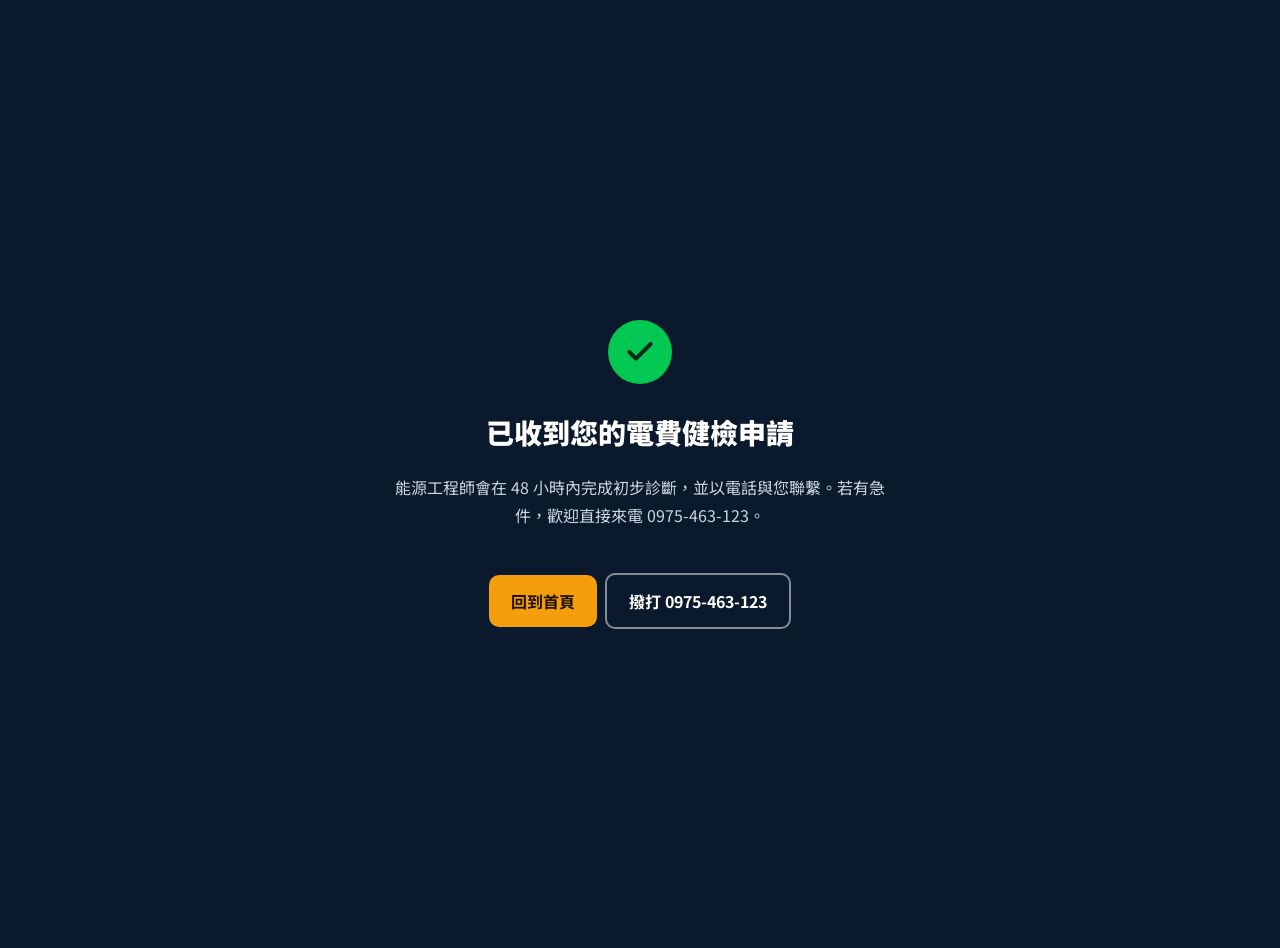
<file: thanks.html>
<!DOCTYPE html>
<html lang="zh-Hant">
<head>
<meta charset="UTF-8">
<meta name="viewport" content="width=device-width, initial-scale=1, viewport-fit=cover">
<meta name="theme-color" content="#0B192C">
<link rel="icon" type="image/svg+xml" href="/assets/logo-icon.svg">
<title>已收到您的電費健檢申請｜能溢有限公司</title>
<link href="https://fonts.googleapis.com/css2?family=Noto+Sans+TC:wght@400;700;900&display=swap" rel="stylesheet">
<style>
body{margin:0;min-height:100svh;display:grid;place-items:center;background:#0B192C;color:#cbd5e1;font-family:"Noto Sans TC",system-ui,sans-serif;line-height:1.75;padding:24px}
main{max-width:520px;text-align:center}
.ok{width:64px;height:64px;border-radius:50%;background:#00C853;display:grid;place-items:center;margin:0 auto 24px}
h1{color:#fff;font-size:28px;font-weight:900;margin:0 0 12px}
a{display:inline-block;margin-top:28px;background:#F59E0B;color:#1f1300;font-weight:700;padding:12px 22px;border-radius:10px;text-decoration:none}
a.line{background:transparent;color:#fff;border:2px solid rgba(255,255,255,.5);margin-left:8px}

html{-webkit-tap-highlight-color:transparent}
button,.btn{touch-action:manipulation;-webkit-user-select:none;user-select:none;transition:transform 140ms cubic-bezier(0.23,1,0.32,1)}
button:active,.btn:active{transform:scale(0.97)}

/* ---- 能溢品牌視覺（冷調科技）覆寫 ---- */
:root{--navy:#0B192C;--navy-2:#1E293B;--navy-3:#081221;--green:#00875A;--green-soft:#E6F4EE;--amber:#00875A;--bg:#F4F7F9;--ink-strong:#0B192C}
.btn-amber{background:#00875A;color:#fff}
.mbar .u{background:#00875A!important;color:#fff!important}
:focus-visible{outline-color:#00875A}
.hero h1 .cut,.hero-tag,.pf b.good,.formula .eq b,.crumb{color:#00C853}
.hero-tag{border-color:rgba(0,200,83,.45)}
.seg-you{background:#00C853;color:#04230f}
.money-points div{border-left-color:#00C853}
.hero,.money,.apply,.calc-out,.dash-sec,.apply2{position:relative}
.hero::after,.apply::after,.apply2::after{content:"";position:absolute;right:-160px;top:-180px;width:560px;height:560px;border-radius:50%;background:radial-gradient(circle,rgba(0,191,165,.08),transparent 65%);pointer-events:none}
.hero>.wrap,.apply>.wrap,.apply2>.wrap{position:relative;z-index:1}
h1,h2,h3{letter-spacing:0;word-break:keep-all;overflow-wrap:anywhere}
@media (hover:hover) and (pointer:fine){.btn-amber:hover{background:#00704A;filter:none}}
</style>
<link rel="stylesheet" href="assets/motion.css">
</head>
<body>
<main>
  <div class="ok"><svg width="32" height="32" viewBox="0 0 24 24" fill="none" stroke="#06281b" stroke-width="3" stroke-linecap="round" stroke-linejoin="round"><path d="M20 6 9 17l-5-5"/></svg></div>
  <h1>已收到您的電費健檢申請</h1>
  <p>能源工程師會在 48 小時內完成初步診斷，並以電話與您聯繫。若有急件，歡迎直接來電 0975-463-123。</p>
  <a href="/">回到首頁</a><a class="line" href="tel:0975463123">撥打 0975-463-123</a>
</main>
<script src="assets/motion.js"></script>
</body>
</html>
</file>
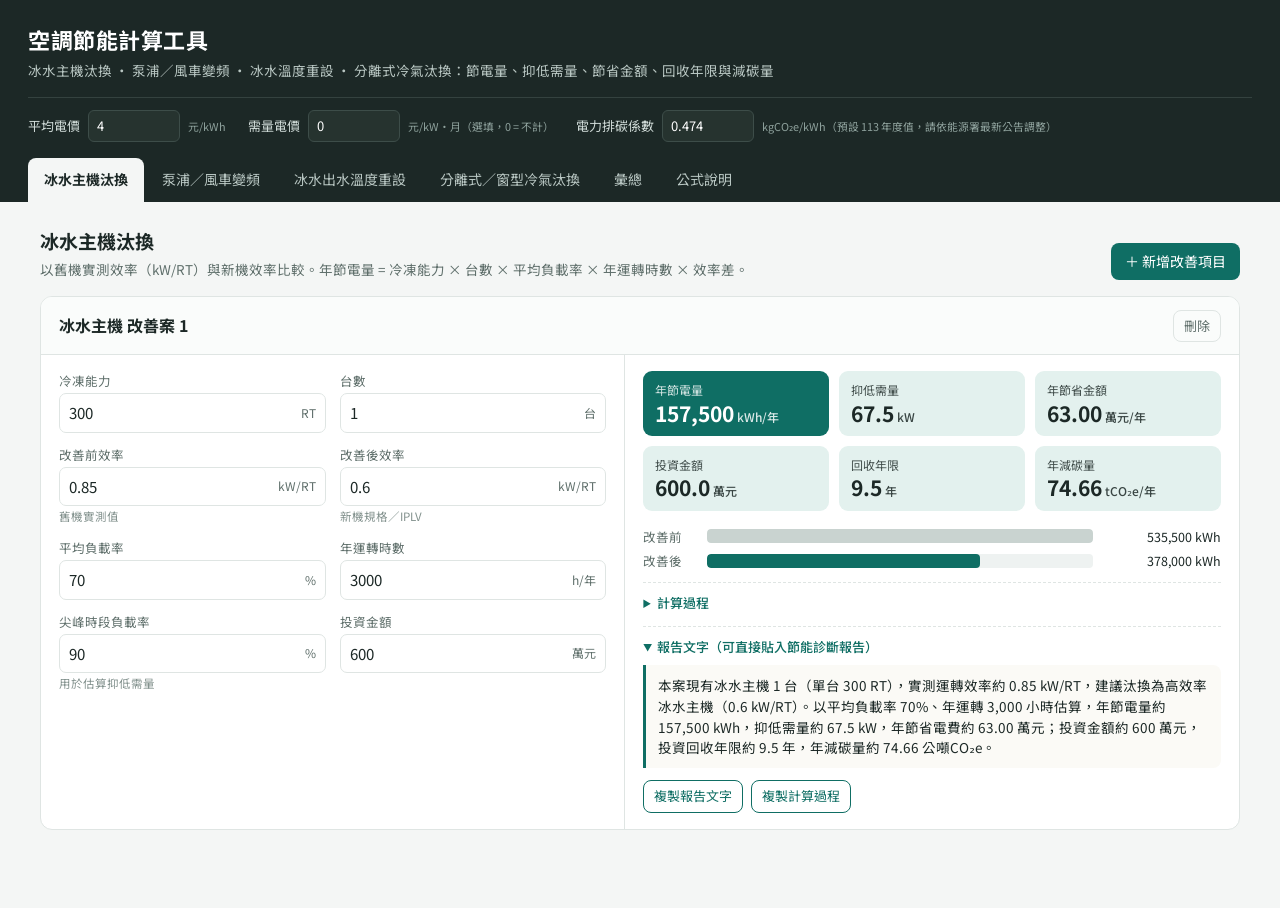
<file: tools/ac-calc.html>
<!DOCTYPE html>
<html lang="zh-Hant">
<head>
<meta charset="UTF-8">
<meta name="viewport" content="width=device-width, initial-scale=1">
<title>空調節能計算工具</title>
<link rel="preconnect" href="https://fonts.googleapis.com">
<link rel="preconnect" href="https://fonts.gstatic.com" crossorigin>
<link href="https://fonts.googleapis.com/css2?family=Noto+Sans+TC:wght@400;500;700&family=JetBrains+Mono:wght@500&display=swap" rel="stylesheet">
<style>
:root{
  --bg:#f4f6f5; --card:#fff; --ink:#1c2826; --muted:#5f6f6b; --line:#dfe5e3;
  --accent:#0f6e64; --accent-soft:#e3f1ee; --warn:#b4541a; --before:#c9d3d0; --after:#0f6e64;
  --radius:12px;
}
*{box-sizing:border-box}
body{margin:0;font-family:"Noto Sans TC",system-ui,sans-serif;background:var(--bg);color:var(--ink);font-size:15px;line-height:1.55}
.num,input[type=number]{font-variant-numeric:tabular-nums}
header{background:var(--ink);color:#fff;padding:22px 28px 0}
header h1{margin:0;font-size:22px;font-weight:700;letter-spacing:.5px}
header p{margin:4px 0 16px;color:#b9c7c3;font-size:13.5px}
.globals{display:flex;flex-wrap:wrap;gap:12px 22px;padding:12px 0 16px;border-top:1px solid #34423f}
.globals label{display:flex;align-items:center;gap:8px;font-size:13px;color:#cfdad7}
.globals input{width:92px;background:#26332f;border:1px solid #3d4d49;color:#fff;border-radius:6px;padding:5px 8px;font:inherit}
.globals small{color:#8fa29d}
nav{display:flex;gap:2px;overflow-x:auto}
nav button{background:none;border:0;color:#b9c7c3;padding:11px 16px;font:inherit;font-size:14px;cursor:pointer;border-radius:8px 8px 0 0;white-space:nowrap}
nav button:hover{color:#fff}
nav button.on{background:var(--bg);color:var(--ink);font-weight:700}
main{max-width:1240px;margin:0 auto;padding:24px 20px 60px}
.intro{display:flex;justify-content:space-between;align-items:flex-end;gap:16px;margin-bottom:16px;flex-wrap:wrap}
.intro h2{margin:0;font-size:19px}
.intro p{margin:4px 0 0;color:var(--muted);font-size:13.5px;max-width:720px}
.btn{background:var(--accent);color:#fff;border:0;border-radius:8px;padding:8px 14px;font:inherit;font-size:14px;cursor:pointer}
.btn:hover{filter:brightness(1.1)}
.btn.ghost{background:transparent;color:var(--accent);border:1px solid var(--accent)}
.btn.sm{padding:5px 10px;font-size:13px}
.btn.del{background:transparent;color:var(--muted);border:1px solid var(--line)}
.btn.del:hover{color:var(--warn);border-color:var(--warn)}
.card{background:var(--card);border:1px solid var(--line);border-radius:var(--radius);margin-bottom:18px;overflow:hidden}
.card-head{display:flex;align-items:center;gap:10px;padding:12px 18px;border-bottom:1px solid var(--line);background:#fafcfb}
.card-head input.name{flex:1;border:0;background:transparent;font:inherit;font-size:16px;font-weight:700;color:var(--ink);padding:4px 0}
.card-head input.name:focus{outline:none;border-bottom:2px solid var(--accent)}
.card-body{display:grid;grid-template-columns:minmax(0,1fr) minmax(0,1.05fr);gap:0}
@media (max-width:900px){.card-body{grid-template-columns:1fr}}
.fields{padding:16px 18px;display:grid;grid-template-columns:repeat(2,minmax(0,1fr));gap:12px 14px;align-content:start;border-right:1px solid var(--line)}
@media (max-width:520px){.fields{grid-template-columns:1fr}}
.f label{display:block;font-size:12.5px;color:var(--muted);margin-bottom:3px}
.f .box{display:flex;align-items:center;border:1px solid var(--line);border-radius:7px;background:#fff}
.f .box:focus-within{border-color:var(--accent);box-shadow:0 0 0 3px var(--accent-soft)}
.f input,.f select{flex:1;min-width:0;border:0;background:transparent;font:inherit;padding:7px 9px;color:var(--ink)}
.f input:focus,.f select:focus{outline:none}
.f .u{font-size:12px;color:var(--muted);padding:0 9px;white-space:nowrap}
.f .help{font-size:11.5px;color:#83928e;margin-top:2px}
.results{padding:16px 18px}
.kpis{display:grid;grid-template-columns:repeat(3,1fr);gap:10px}
@media (max-width:520px){.kpis{grid-template-columns:repeat(2,1fr)}}
.kpi{background:var(--accent-soft);border-radius:9px;padding:10px 12px}
.kpi.main{background:var(--accent);color:#fff}
.kpi .k{font-size:12px;opacity:.8}
.kpi .v{font-size:21px;font-weight:700;line-height:1.25}
.kpi .v small{font-size:12px;font-weight:500;margin-left:3px;opacity:.85}
.bars{margin:16px 0 4px}
.bar-row{display:grid;grid-template-columns:56px 1fr 120px;align-items:center;gap:8px;margin:5px 0;font-size:12.5px;color:var(--muted)}
.bar-track{height:14px;background:#eef2f1;border-radius:4px;overflow:hidden}
.bar-fill{height:100%;border-radius:4px;transition:width .25s}
.bar-row .num{text-align:right;color:var(--ink)}
details{margin-top:12px;border-top:1px dashed var(--line);padding-top:10px}
summary{cursor:pointer;font-size:13px;color:var(--accent);font-weight:500}
.steps{font-family:"JetBrains Mono",monospace;font-size:12px;background:#f6f8f7;border-radius:8px;padding:10px 12px;margin-top:8px;line-height:1.8;white-space:pre-wrap;word-break:break-all}
.report{font-size:13.5px;background:#fbfaf6;border-left:3px solid var(--accent);padding:10px 12px;margin-top:8px;border-radius:0 8px 8px 0}
.actions{display:flex;gap:8px;margin-top:12px;flex-wrap:wrap}
.warn{color:var(--warn);font-size:12.5px;margin-top:8px}
.empty{text-align:center;color:var(--muted);padding:40px;border:2px dashed var(--line);border-radius:var(--radius)}
table{width:100%;border-collapse:collapse;background:#fff;font-size:14px}
th,td{padding:9px 12px;border-bottom:1px solid var(--line);text-align:right;white-space:nowrap}
th{background:#fafcfb;font-size:12.5px;color:var(--muted);font-weight:500}
th:first-child,td:first-child,th:nth-child(2),td:nth-child(2){text-align:left}
tfoot td{font-weight:700;background:var(--accent-soft)}
.tbl-wrap{overflow-x:auto;border:1px solid var(--line);border-radius:var(--radius)}
.sum-kpis{display:grid;grid-template-columns:repeat(5,1fr);gap:12px;margin-bottom:18px}
@media (max-width:800px){.sum-kpis{grid-template-columns:repeat(2,1fr)}}
.share{margin-top:22px;background:#fff;border:1px solid var(--line);border-radius:var(--radius);padding:16px 18px}
.share h3{margin:0 0 10px;font-size:15px}
.hbar{display:grid;grid-template-columns:200px 1fr 130px;gap:10px;align-items:center;font-size:13px;margin:6px 0}
.hbar .lbl{overflow:hidden;text-overflow:ellipsis;white-space:nowrap}
@media (max-width:600px){.hbar{grid-template-columns:110px 1fr 90px}}
.formula h3{font-size:16px;margin:22px 0 6px;color:var(--accent)}
.formula .steps{font-size:13px}
.formula p,.formula li{color:#34423f;font-size:14px}
.toast{position:fixed;bottom:24px;left:50%;transform:translateX(-50%) translateY(20px);background:var(--ink);color:#fff;padding:9px 18px;border-radius:999px;font-size:13.5px;opacity:0;transition:.25s;pointer-events:none;z-index:9}
.toast.show{opacity:1;transform:translateX(-50%) translateY(0)}
#copyFallback{position:fixed;inset:0;background:rgba(0,0,0,.45);display:none;align-items:center;justify-content:center;z-index:10}
#copyFallback .panel{background:#fff;border-radius:12px;padding:16px;width:min(720px,92vw)}
#copyFallback textarea{width:100%;height:260px;font:12.5px "JetBrains Mono",monospace;border:1px solid var(--line);border-radius:8px;padding:8px}
</style>
</head>
<body>
<header>
  <h1>空調節能計算工具</h1>
  <p>冰水主機汰換 · 泵浦／風車變頻 · 冰水溫度重設 · 分離式冷氣汰換：節電量、抑低需量、節省金額、回收年限與減碳量</p>
  <div class="globals">
    <label>平均電價 <input id="g-price" type="number" step="0.01"> <small>元/kWh</small></label>
    <label>需量電價 <input id="g-demand" type="number" step="0.1"> <small>元/kW·月（選填，0 = 不計）</small></label>
    <label>電力排碳係數 <input id="g-ef" type="number" step="0.001"> <small>kgCO₂e/kWh（預設 113 年度值，請依能源署最新公告調整）</small></label>
  </div>
  <nav id="tabs"></nav>
</header>
<main id="main"></main>
<div class="toast" id="toast"></div>
<div id="copyFallback"><div class="panel"><p style="margin:0 0 8px;font-size:13.5px">瀏覽器不允許自動複製，請全選後手動複製（Ctrl/⌘ + C）：</p><textarea readonly></textarea><div style="text-align:right;margin-top:8px"><button class="btn sm" onclick="this.closest('#copyFallback').style.display='none'">關閉</button></div></div></div>

<script>
/* ---------- 格式化工具 ---------- */
const fmt=(x,d=0)=>isFinite(x)?Number(x).toLocaleString('zh-TW',{minimumFractionDigits:d,maximumFractionDigits:d}):'—';
const f0=x=>fmt(x,0), f1=x=>fmt(x,1), f2=x=>fmt(x,2), f3=x=>fmt(x,3);
const pbText=r=>r.invest<=0?'免投資':(!isFinite(r.pb)||r.pb<0?'無法回收':f1(r.pb));

/* ---------- 模組定義 ---------- */
const MODS=[
{
  id:'chiller', name:'冰水主機汰換', short:'冰水主機',
  desc:'以舊機實測效率（kW/RT）與新機效率比較。年節電量 = 冷凍能力 × 台數 × 平均負載率 × 年運轉時數 × 效率差。',
  fields:[
    {k:'rt',l:'冷凍能力',u:'RT',d:300,step:10},
    {k:'n',l:'台數',u:'台',d:1,step:1},
    {k:'oldEff',l:'改善前效率',u:'kW/RT',d:0.85,step:0.01,help:'舊機實測值'},
    {k:'newEff',l:'改善後效率',u:'kW/RT',d:0.60,step:0.01,help:'新機規格／IPLV'},
    {k:'load',l:'平均負載率',u:'%',d:70,step:1},
    {k:'hours',l:'年運轉時數',u:'h/年',d:3000,step:100},
    {k:'peak',l:'尖峰時段負載率',u:'%',d:90,step:1,help:'用於估算抑低需量'},
    {k:'invest',l:'投資金額',u:'萬元',d:600,step:10},
  ],
  compute(v){
    const cap=v.rt*v.n, diff=v.oldEff-v.newEff;
    const before=cap*v.load/100*v.hours*v.oldEff, after=cap*v.load/100*v.hours*v.newEff;
    const kwh=before-after, kw=cap*v.peak/100*diff;
    const steps=
`改善前年耗電 = ${f0(v.rt)} RT × ${v.n} 台 × ${v.load}% × ${f0(v.hours)} h × ${v.oldEff} kW/RT = ${f0(before)} kWh
改善後年耗電 = ${f0(v.rt)} RT × ${v.n} 台 × ${v.load}% × ${f0(v.hours)} h × ${v.newEff} kW/RT = ${f0(after)} kWh
年節電量     = ${f0(before)} − ${f0(after)} = ${f0(kwh)} kWh/年
抑低需量     = ${f0(v.rt)} RT × ${v.n} 台 × ${v.peak}% × (${v.oldEff} − ${v.newEff}) = ${f1(kw)} kW
COP 換算     : 改善前 ${f2(3.517/v.oldEff)}　改善後 ${f2(3.517/v.newEff)}（COP = 3.517 ÷ kW/RT）`;
    const warn=diff<=0?'改善後效率未優於改善前，請檢查輸入。':'';
    return {kwh,kw,before,after,steps,warn};
  },
  text(v,r){return `本案現有冰水主機 ${v.n} 台（單台 ${f0(v.rt)} RT），實測運轉效率約 ${v.oldEff} kW/RT，建議汰換為高效率冰水主機（${v.newEff} kW/RT）。以平均負載率 ${v.load}%、年運轉 ${f0(v.hours)} 小時估算，年節電量約 ${f0(r.kwh)} kWh，抑低需量約 ${f1(r.kw)} kW，年節省電費約 ${f2(r.money)} 萬元；投資金額約 ${f0(r.invest)} 萬元，投資回收年限約 ${pbText(r)} 年，年減碳量約 ${f2(r.co2)} 公噸CO₂e。`}
},
{
  id:'vfd', name:'泵浦／風車變頻', short:'變頻',
  desc:'依流體相似定律（立方比定律）：P₂ = P₁ × (f₂/f₁)ⁿ ÷ 變頻器效率。實務上系統有靜壓，指數 n 常取 2.5～3 以保守估算。',
  fields:[
    {k:'type',l:'設備類型',type:'select',d:'冷卻水塔風車',opts:['冰水泵','冷卻水泵','冷卻水塔風車','空調箱風機','其他']},
    {k:'p',l:'改善前實測功率（單台）',u:'kW',d:15,step:0.5},
    {k:'n',l:'台數',u:'台',d:2,step:1},
    {k:'f1',l:'改善前頻率',u:'Hz',d:60,step:1},
    {k:'f2',l:'改善後平均頻率',u:'Hz',d:45,step:1},
    {k:'fpk',l:'尖峰時段頻率',u:'Hz',d:50,step:1,help:'用於估算抑低需量'},
    {k:'exp',l:'相似定律指數 n',u:'',d:3,step:0.1,help:'理論值 3，保守 2.5～2.8'},
    {k:'eta',l:'變頻器效率',u:'%',d:97,step:0.5},
    {k:'hours',l:'年運轉時數',u:'h/年',d:4000,step:100},
    {k:'invest',l:'投資金額',u:'萬元',d:20,step:1},
  ],
  compute(v){
    const ratio=Math.pow(v.f2/v.f1,v.exp), ratioPk=Math.pow(v.fpk/v.f1,v.exp), e=v.eta/100;
    const pAfter=v.p*ratio/e, pPk=v.p*ratioPk/e;
    const before=v.p*v.n*v.hours, after=pAfter*v.n*v.hours;
    const kwh=before-after, kw=(v.p-pPk)*v.n;
    const steps=
`改善後功率   = ${v.p} kW × (${v.f2}/${v.f1})^${v.exp} ÷ ${v.eta}% = ${f2(pAfter)} kW（${f1(pAfter/v.p*100)}%）
改善前年耗電 = ${v.p} kW × ${v.n} 台 × ${f0(v.hours)} h = ${f0(before)} kWh
改善後年耗電 = ${f2(pAfter)} kW × ${v.n} 台 × ${f0(v.hours)} h = ${f0(after)} kWh
年節電量     = ${f0(before)} − ${f0(after)} = ${f0(kwh)} kWh/年
抑低需量     = (${v.p} − ${v.p} × (${v.fpk}/${v.f1})^${v.exp} ÷ ${v.eta}%) × ${v.n} 台 = ${f1(kw)} kW`;
    const warn=kwh<=0?'改善後耗電未降低，請檢查頻率設定。':(v.f2<30?'提醒：泵浦頻率過低可能不足以克服系統靜壓，請確認最低運轉頻率。':'');
    return {kwh,kw,before,after,steps,warn};
  },
  text(v,r){return `本案${v.type} ${v.n} 台目前以定頻 ${v.f1} Hz 運轉，實測單台功率約 ${v.p} kW。建議加裝變頻器並依負載調整轉速，改善後平均頻率約 ${v.f2} Hz，依流體相似定律（指數 ${v.exp}）估算，年節電量約 ${f0(r.kwh)} kWh，抑低需量約 ${f1(r.kw)} kW，年節省電費約 ${f2(r.money)} 萬元；投資金額約 ${f0(r.invest)} 萬元，投資回收年限約 ${pbText(r)} 年，年減碳量約 ${f2(r.co2)} 公噸CO₂e。`}
},
{
  id:'chwt', name:'冰水出水溫度重設', short:'冰水溫度',
  desc:'冰水主機出水溫度每提高 1 °C，主機耗電約可降低 2～3%（依機型與冷卻水條件而異）。通常僅需控制設定調整，投資極低。',
  fields:[
    {k:'kw',l:'主機平均運轉功率（單台）',u:'kW',d:200,step:5},
    {k:'n',l:'台數',u:'台',d:1,step:1},
    {k:'hours',l:'年運轉時數',u:'h/年',d:3000,step:100},
    {k:'t1',l:'改善前出水溫度',u:'°C',d:7,step:0.5},
    {k:'t2',l:'改善後出水溫度',u:'°C',d:9,step:0.5},
    {k:'rate',l:'每 1 °C 節能率',u:'%',d:2.5,step:0.1,help:'一般取 2～3%'},
    {k:'pkw',l:'尖峰時段主機功率（單台）',u:'kW',d:240,step:5},
    {k:'invest',l:'投資金額',u:'萬元',d:0,step:1,help:'僅調整設定可填 0'},
  ],
  compute(v){
    const dt=v.t2-v.t1, pct=Math.min(dt*v.rate,100)/100;
    const before=v.kw*v.n*v.hours, kwh=before*pct, after=before-kwh;
    const kw=v.pkw*v.n*pct;
    const steps=
`溫升幅度     = ${v.t2} − ${v.t1} = ${f1(dt)} °C
節能比例     = ${f1(dt)} °C × ${v.rate}% = ${f2(pct*100)}%
改善前年耗電 = ${v.kw} kW × ${v.n} 台 × ${f0(v.hours)} h = ${f0(before)} kWh
年節電量     = ${f0(before)} × ${f2(pct*100)}% = ${f0(kwh)} kWh/年
抑低需量     = ${v.pkw} kW × ${v.n} 台 × ${f2(pct*100)}% = ${f1(kw)} kW`;
    const warn=dt<=0?'改善後出水溫度應高於改善前。':(v.t2>10?'提醒：出水溫度過高可能影響除濕能力與末端空調箱能力，請確認室內溫濕度需求。':'');
    return {kwh,kw,before,after,steps,warn};
  },
  text(v,r){return `本案冰水主機出水溫度目前設定 ${v.t1} °C，建議於部分負載或非尖峰時段提高至 ${v.t2} °C（提高 ${f1(v.t2-v.t1)} °C），以每提高 1 °C 節能 ${v.rate}% 估算，年節電量約 ${f0(r.kwh)} kWh，抑低需量約 ${f1(r.kw)} kW，年節省電費約 ${f2(r.money)} 萬元${r.invest>0?`；投資金額約 ${f0(r.invest)} 萬元，投資回收年限約 ${pbText(r)} 年`:'，僅需調整控制設定，無需投資'}，年減碳量約 ${f2(r.co2)} 公噸CO₂e。`}
},
{
  id:'split', name:'分離式／窗型冷氣汰換', short:'分離式冷氣',
  desc:'耗電功率 = 冷氣能力 ÷ 能源效率（EER 或 CSPF）。舊機多以 EER 計，新機以 CSPF 計時屬近似比較，建議以同一基準評估。',
  fields:[
    {k:'n',l:'台數',u:'台',d:10,step:1},
    {k:'cap',l:'額定冷氣能力（單台）',u:'kW',d:7.1,step:0.1},
    {k:'oldEff',l:'舊機能源效率',u:'EER/CSPF',d:2.8,step:0.1},
    {k:'newEff',l:'新機能源效率',u:'CSPF',d:5.5,step:0.1},
    {k:'load',l:'平均負載率',u:'%',d:60,step:1},
    {k:'hours',l:'年運轉時數',u:'h/年',d:2500,step:100},
    {k:'peak',l:'尖峰時段負載率',u:'%',d:100,step:1},
    {k:'unit',l:'每台汰換費用',u:'萬元',d:4.5,step:0.1},
  ],
  invest:v=>v.n*v.unit,
  compute(v){
    const pOld=v.cap/v.oldEff, pNew=v.cap/v.newEff;
    const before=v.n*pOld*v.load/100*v.hours, after=v.n*pNew*v.load/100*v.hours;
    const kwh=before-after, kw=v.n*(pOld-pNew)*v.peak/100;
    const steps=
`舊機額定耗電 = ${v.cap} kW ÷ ${v.oldEff} = ${f2(pOld)} kW/台
新機額定耗電 = ${v.cap} kW ÷ ${v.newEff} = ${f2(pNew)} kW/台
改善前年耗電 = ${f2(pOld)} × ${v.n} 台 × ${v.load}% × ${f0(v.hours)} h = ${f0(before)} kWh
改善後年耗電 = ${f2(pNew)} × ${v.n} 台 × ${v.load}% × ${f0(v.hours)} h = ${f0(after)} kWh
年節電量     = ${f0(kwh)} kWh/年
抑低需量     = (${f2(pOld)} − ${f2(pNew)}) × ${v.n} 台 × ${v.peak}% = ${f1(kw)} kW
投資金額     = ${v.n} 台 × ${v.unit} 萬元 = ${f1(v.n*v.unit)} 萬元`;
    const warn=v.newEff<=v.oldEff?'新機效率未優於舊機，請檢查輸入。':'';
    return {kwh,kw,before,after,steps,warn};
  },
  text(v,r){return `本案現有分離式／窗型冷氣 ${v.n} 台（單台 ${v.cap} kW），能源效率約 ${v.oldEff}，建議汰換為一級能效變頻機種（CSPF ${v.newEff}）。以平均負載率 ${v.load}%、年運轉 ${f0(v.hours)} 小時估算，年節電量約 ${f0(r.kwh)} kWh，抑低需量約 ${f1(r.kw)} kW，年節省電費約 ${f2(r.money)} 萬元；投資金額約 ${f1(r.invest)} 萬元，投資回收年限約 ${pbText(r)} 年，年減碳量約 ${f2(r.co2)} 公噸CO₂e。`}
},
];
const MODMAP=Object.fromEntries(MODS.map(m=>[m.id,m]));

/* ---------- 狀態 ---------- */
const KEY='ac-saving-v1';
const uid=()=>Math.random().toString(36).slice(2,9);
const defaults=m=>Object.fromEntries(m.fields.map(f=>[f.k,f.d]));
function freshState(){
  const s={g:{price:4.0,demand:0,ef:0.474},items:{}};
  MODS.forEach(m=>s.items[m.id]=[{id:uid(),name:m.short+' 改善案 1',v:defaults(m)}]);
  return s;
}
let S;
try{S=JSON.parse(localStorage.getItem(KEY))}catch(e){}
if(!S||!S.g||!S.items) S=freshState();
MODS.forEach(m=>{ if(!S.items[m.id]) S.items[m.id]=[]; S.items[m.id].forEach(it=>it.v={...defaults(m),...it.v}); });
function save(){try{localStorage.setItem(KEY,JSON.stringify(S))}catch(e){}}

function evalItem(m,it){
  const v=it.v, r=m.compute(v);
  const invest=m.invest?m.invest(v):(+v.invest||0);
  const money=(r.kwh*S.g.price + r.kw*S.g.demand*12)/10000;
  const pb=invest<=0?0:(money>0?invest/money:Infinity);
  const co2=r.kwh*S.g.ef/1000;
  return {...r,invest,money,pb,co2};
}

/* ---------- 版面 ---------- */
const TABS=[...MODS.map(m=>({id:m.id,name:m.name})),{id:'summary',name:'彙總'},{id:'formulas',name:'公式說明'}];
const tabsEl=document.getElementById('tabs'), main=document.getElementById('main');
tabsEl.innerHTML=TABS.map(t=>`<button data-t="${t.id}">${t.name}</button>`).join('');
tabsEl.onclick=e=>{const b=e.target.closest('button'); if(b) location.hash=b.dataset.t;};
function current(){const h=location.hash.slice(1); return TABS.some(t=>t.id===h)?h:'chiller';}
function show(){
  const t=current();
  tabsEl.querySelectorAll('button').forEach(b=>b.classList.toggle('on',b.dataset.t===t));
  if(MODMAP[t]) renderModule(MODMAP[t]); else if(t==='summary') renderSummary(); else renderFormulas();
}
window.addEventListener('hashchange',show);

/* 全域參數 */
[['g-price','price'],['g-demand','demand'],['g-ef','ef']].forEach(([id,k])=>{
  const el=document.getElementById(id); el.value=S.g[k];
  el.addEventListener('input',()=>{S.g[k]=parseFloat(el.value)||0; save(); refreshAll();});
});
function refreshAll(){
  const t=current();
  if(MODMAP[t]) main.querySelectorAll('.card').forEach(c=>updateCard(c));
  else if(t==='summary') renderSummary();
}

/* 模組頁 */
function renderModule(m){
  const items=S.items[m.id];
  main.innerHTML=`<div class="intro"><div><h2>${m.name}</h2><p>${m.desc}</p></div>
    <button class="btn" id="addBtn">＋ 新增改善項目</button></div>
    <div id="cards"></div>`;
  const wrap=document.getElementById('cards');
  if(!items.length) wrap.innerHTML=`<div class="empty">尚無項目，按「新增改善項目」開始計算。</div>`;
  items.forEach(it=>wrap.appendChild(buildCard(m,it)));
  document.getElementById('addBtn').onclick=()=>{
    const last=items[items.length-1];
    items.push({id:uid(),name:`${m.short} 改善案 ${items.length+1}`,v:last?{...last.v}:defaults(m)});
    save(); renderModule(m);
    main.querySelector('.card:last-child')?.scrollIntoView({behavior:'smooth',block:'start'});
  };
}
function fieldHTML(f,val){
  if(f.type==='select') return `<div class="f"><label>${f.l}</label><div class="box"><select data-k="${f.k}">${f.opts.map(o=>`<option${o===val?' selected':''}>${o}</option>`).join('')}</select></div></div>`;
  return `<div class="f"><label>${f.l}</label><div class="box"><input type="number" data-k="${f.k}" value="${val}" step="${f.step||'any'}">${f.u?`<span class="u">${f.u}</span>`:''}</div>${f.help?`<div class="help">${f.help}</div>`:''}</div>`;
}
function buildCard(m,it){
  const c=document.createElement('div'); c.className='card'; c.dataset.mod=m.id; c.dataset.id=it.id;
  c.innerHTML=`<div class="card-head"><input class="name" value="${it.name.replace(/"/g,'&quot;')}"><button class="btn sm del">刪除</button></div>
  <div class="card-body"><div class="fields">${m.fields.map(f=>fieldHTML(f,it.v[f.k])).join('')}</div>
  <div class="results">
    <div class="kpis">
      <div class="kpi main"><div class="k">年節電量</div><div class="v" data-r="kwh"></div></div>
      <div class="kpi"><div class="k">抑低需量</div><div class="v" data-r="kw"></div></div>
      <div class="kpi"><div class="k">年節省金額</div><div class="v" data-r="money"></div></div>
      <div class="kpi"><div class="k">投資金額</div><div class="v" data-r="invest"></div></div>
      <div class="kpi"><div class="k">回收年限</div><div class="v" data-r="pb"></div></div>
      <div class="kpi"><div class="k">年減碳量</div><div class="v" data-r="co2"></div></div>
    </div>
    <div class="bars">
      <div class="bar-row"><span>改善前</span><div class="bar-track"><div class="bar-fill" data-b="before" style="background:var(--before)"></div></div><span class="num" data-r="before"></span></div>
      <div class="bar-row"><span>改善後</span><div class="bar-track"><div class="bar-fill" data-b="after" style="background:var(--after)"></div></div><span class="num" data-r="after"></span></div>
    </div>
    <div class="warn" data-r="warn"></div>
    <details><summary>計算過程</summary><div class="steps" data-r="steps"></div></details>
    <details open><summary>報告文字（可直接貼入節能診斷報告）</summary><div class="report" data-r="text"></div></details>
    <div class="actions"><button class="btn sm ghost" data-copy="text">複製報告文字</button><button class="btn sm ghost" data-copy="steps">複製計算過程</button></div>
  </div></div>`;
  c.querySelector('.name').addEventListener('input',e=>{it.name=e.target.value; save();});
  c.querySelectorAll('[data-k]').forEach(el=>el.addEventListener('input',()=>{
    const f=m.fields.find(x=>x.k===el.dataset.k);
    it.v[f.k]=f.type==='select'?el.value:(parseFloat(el.value)||0); save(); updateCard(c);
  }));
  c.querySelector('.del').onclick=()=>{
    const arr=S.items[m.id]; arr.splice(arr.findIndex(x=>x.id===it.id),1); save(); renderModule(m); toast('已刪除');
  };
  c.querySelectorAll('[data-copy]').forEach(b=>b.onclick=()=>copy(c.querySelector(`[data-r="${b.dataset.copy}"]`).textContent));
  updateCard(c); return c;
}
function updateCard(c){
  const m=MODMAP[c.dataset.mod], it=S.items[m.id].find(x=>x.id===c.dataset.id); if(!it) return;
  const r=evalItem(m,it), q=k=>c.querySelector(`[data-r="${k}"]`);
  q('kwh').innerHTML=`${f0(r.kwh)}<small>kWh/年</small>`;
  q('kw').innerHTML=`${f1(r.kw)}<small>kW</small>`;
  q('money').innerHTML=`${f2(r.money)}<small>萬元/年</small>`;
  q('invest').innerHTML=`${fmt(r.invest,1)}<small>萬元</small>`;
  q('pb').innerHTML=`${pbText(r)}${r.invest>0&&isFinite(r.pb)&&r.pb>=0?'<small>年</small>':''}`;
  q('co2').innerHTML=`${f2(r.co2)}<small>tCO₂e/年</small>`;
  q('before').textContent=f0(r.before)+' kWh'; q('after').textContent=f0(r.after)+' kWh';
  const mx=Math.max(r.before,r.after,1);
  c.querySelector('[data-b="before"]').style.width=Math.max(0,r.before/mx*100)+'%';
  c.querySelector('[data-b="after"]').style.width=Math.max(0,r.after/mx*100)+'%';
  q('warn').textContent=r.warn||'';
  q('steps').textContent=r.steps+(S.g.demand>0?`\n年節省金額   = (${f0(r.kwh)} kWh × ${S.g.price} + ${f1(r.kw)} kW × ${S.g.demand} × 12) ÷ 10,000 = ${f2(r.money)} 萬元`:`\n年節省金額   = ${f0(r.kwh)} kWh × ${S.g.price} 元 ÷ 10,000 = ${f2(r.money)} 萬元`)+`\n年減碳量     = ${f0(r.kwh)} kWh × ${S.g.ef} ÷ 1,000 = ${f2(r.co2)} 公噸CO₂e`;
  q('text').textContent=m.text(it.v,r);
}

/* 彙總頁 */
function allRows(){
  const rows=[];
  MODS.forEach(m=>S.items[m.id].forEach(it=>rows.push({m,it,r:evalItem(m,it)})));
  return rows;
}
function renderSummary(){
  const rows=allRows();
  const T=rows.reduce((a,x)=>({kwh:a.kwh+x.r.kwh,kw:a.kw+x.r.kw,money:a.money+x.r.money,invest:a.invest+x.r.invest,co2:a.co2+x.r.co2}),{kwh:0,kw:0,money:0,invest:0,co2:0});
  T.pb=T.invest<=0?0:(T.money>0?T.invest/T.money:Infinity);
  const mx=Math.max(...rows.map(x=>x.r.kwh),1);
  main.innerHTML=`<div class="intro"><div><h2>節能改善彙總</h2><p>彙整各分頁所有改善項目。修改全域電價或排碳係數後，所有結果會同步更新。</p></div>
    <div class="actions" style="margin:0"><button class="btn ghost" id="cpTbl">複製表格（貼到 Excel／Word）</button><button class="btn" id="cpTxt">複製全部報告文字</button></div></div>
  ${rows.length?`
  <div class="sum-kpis">
    <div class="kpi main"><div class="k">總年節電量</div><div class="v">${f0(T.kwh)}<small>kWh/年</small></div></div>
    <div class="kpi"><div class="k">總抑低需量</div><div class="v">${f1(T.kw)}<small>kW</small></div></div>
    <div class="kpi"><div class="k">總年節省金額</div><div class="v">${f2(T.money)}<small>萬元/年</small></div></div>
    <div class="kpi"><div class="k">總投資／整體回收</div><div class="v">${fmt(T.invest,1)}<small>萬元</small> · ${pbText(T)}${T.invest>0&&isFinite(T.pb)?'<small>年</small>':''}</div></div>
    <div class="kpi"><div class="k">總年減碳量</div><div class="v">${f2(T.co2)}<small>tCO₂e/年</small></div></div>
  </div>
  <div class="tbl-wrap"><table>
    <thead><tr><th>類別</th><th>改善項目</th><th>年節電量 (kWh)</th><th>抑低需量 (kW)</th><th>年節省 (萬元)</th><th>投資 (萬元)</th><th>回收年限 (年)</th><th>年減碳 (tCO₂e)</th></tr></thead>
    <tbody>${rows.map(x=>`<tr><td>${x.m.short}</td><td>${esc(x.it.name)}</td><td>${f0(x.r.kwh)}</td><td>${f1(x.r.kw)}</td><td>${f2(x.r.money)}</td><td>${fmt(x.r.invest,1)}</td><td>${pbText(x.r)}</td><td>${f2(x.r.co2)}</td></tr>`).join('')}</tbody>
    <tfoot><tr><td>合計</td><td>${rows.length} 項</td><td>${f0(T.kwh)}</td><td>${f1(T.kw)}</td><td>${f2(T.money)}</td><td>${fmt(T.invest,1)}</td><td>${pbText(T)}</td><td>${f2(T.co2)}</td></tr></tfoot>
  </table></div>
  <div class="share"><h3>各項目年節電量</h3>
    ${rows.slice().sort((a,b)=>b.r.kwh-a.r.kwh).map(x=>`<div class="hbar"><span class="lbl" title="${esc(x.it.name)}">${esc(x.it.name)}</span><div class="bar-track"><div class="bar-fill" style="width:${Math.max(0,x.r.kwh/mx*100)}%;background:var(--accent)"></div></div><span class="num" style="text-align:right">${f0(x.r.kwh)} kWh${T.kwh>0?` · ${f1(x.r.kwh/T.kwh*100)}%`:''}</span></div>`).join('')}
  </div>`:`<div class="empty">尚無任何改善項目。</div>`}
  <div style="margin-top:20px;text-align:right"><button class="btn sm del" id="reset">清除所有資料、恢復預設值</button></div>`;
  const cpT=document.getElementById('cpTbl'), cpX=document.getElementById('cpTxt');
  if(cpT) cpT.onclick=()=>{
    const head=['類別','改善項目','年節電量(kWh)','抑低需量(kW)','年節省(萬元)','投資(萬元)','回收年限(年)','年減碳(tCO2e)'];
    const lines=[head.join('\t'),...rows.map(x=>[x.m.short,x.it.name,x.r.kwh.toFixed(0),x.r.kw.toFixed(1),x.r.money.toFixed(2),x.r.invest.toFixed(1),pbText(x.r),x.r.co2.toFixed(2)].join('\t')),
      ['合計',rows.length+'項',T.kwh.toFixed(0),T.kw.toFixed(1),T.money.toFixed(2),T.invest.toFixed(1),pbText(T),T.co2.toFixed(2)].join('\t')];
    copy(lines.join('\n'));
  };
  if(cpX) cpX.onclick=()=>copy(rows.map((x,i)=>`${i+1}. ${x.it.name}\n${x.m.text(x.it.v,x.r)}`).join('\n\n')+`\n\n合計：年節電量約 ${f0(T.kwh)} kWh，抑低需量約 ${f1(T.kw)} kW，年節省電費約 ${f2(T.money)} 萬元，總投資約 ${fmt(T.invest,1)} 萬元，整體回收年限約 ${pbText(T)} 年，年減碳量約 ${f2(T.co2)} 公噸CO₂e。`);
  const rs=document.getElementById('reset'); let armed=false;
  rs.onclick=()=>{ if(!armed){armed=true; rs.textContent='再按一次確認清除'; rs.style.color='var(--warn)'; setTimeout(()=>{armed=false; rs.textContent='清除所有資料、恢復預設值'; rs.style.color='';},3000); return;}
    S=freshState(); save(); ['price','demand','ef'].forEach(k=>document.getElementById('g-'+k).value=S.g[k]); renderSummary(); toast('已恢復預設值'); };
}

/* 公式頁 */
function renderFormulas(){
  main.innerHTML=`<div class="formula">
  <div class="intro"><div><h2>公式說明與參數建議</h2><p>計算方式與常用假設，可作為報告附錄或審查說明。</p></div></div>
  <h3>1. 冰水主機汰換</h3>
  <div class="steps">年節電量 (kWh) = RT × 台數 × 平均負載率 × 年運轉時數 × (改善前 kW/RT − 改善後 kW/RT)
抑低需量 (kW)  = RT × 台數 × 尖峰負載率 × (改善前 kW/RT − 改善後 kW/RT)
COP = 3.517 ÷ (kW/RT)　　1 RT = 3.517 kW 冷凍能力</div>
  <p>改善前效率建議以實測冰水流量、進出水溫差與主機輸入功率推算；改善後效率可採新機 IPLV 或部分負載效率，以更接近實際運轉。</p>
  <h3>2. 泵浦／風車變頻（流體相似定律）</h3>
  <div class="steps">流量 Q₂/Q₁ = (N₂/N₁)　　揚程 H₂/H₁ = (N₂/N₁)²　　功率 P₂/P₁ = (N₂/N₁)³
改善後功率 = 改善前功率 × (f₂/f₁)ⁿ ÷ 變頻器效率
年節電量 = (改善前功率 − 改善後功率) × 台數 × 年運轉時數</div>
  <ul><li>冷卻水塔風車、空調箱風機系統靜壓低，可採 n = 3。</li><li>冰水／冷卻水泵有管路靜壓與最低壓差控制，建議 n 取 2.5～2.8 或以實測修正。</li><li>泵浦最低頻率一般設定 30～35 Hz 以上。</li></ul>
  <h3>3. 冰水出水溫度重設</h3>
  <div class="steps">年節電量 = 主機年耗電 × 溫升 (°C) × 每°C 節能率</div>
  <p>每提高 1 °C 約節能 2～3%，實際依主機型式與冷卻水溫度條件而異。需注意除濕需求與末端空調箱能力是否足夠。</p>
  <h3>4. 分離式／窗型冷氣汰換</h3>
  <div class="steps">耗電功率 (kW) = 冷氣能力 (kW) ÷ 能源效率（EER 或 CSPF）
年節電量 = 台數 × 冷氣能力 × 負載率 × 年運轉時數 × (1/舊機效率 − 1/新機效率)</div>
  <p>CSPF 為季節性能指標，舊機若只有 EER，與新機 CSPF 比較會略為高估節能量，報告中可註明為近似估算。</p>
  <h3>5. 經濟效益與減碳</h3>
  <div class="steps">年節省金額 (萬元) = (年節電量 × 平均電價 + 抑低需量 × 需量電價 × 12) ÷ 10,000
投資回收年限 (年) = 投資金額 ÷ 年節省金額
年減碳量 (公噸CO₂e) = 年節電量 × 電力排碳係數 ÷ 1,000</div>
  <p>電力排碳係數預設 0.474 kgCO₂e/kWh（113 年度），請依經濟部能源署每年公告之最新數值調整。需量電價請依用戶適用之台電契約容量費率填入，不計需量效益時填 0。</p>
  </div>`;
}

/* ---------- 工具 ---------- */
function esc(s){return String(s).replace(/[&<>"]/g,c=>({'&':'&amp;','<':'&lt;','>':'&gt;','"':'&quot;'}[c]))}
let tt; function toast(msg){const t=document.getElementById('toast'); t.textContent=msg; t.classList.add('show'); clearTimeout(tt); tt=setTimeout(()=>t.classList.remove('show'),1800);}
async function copy(text){
  try{ await navigator.clipboard.writeText(text); toast('已複製'); }
  catch(e){ const fb=document.getElementById('copyFallback'); const ta=fb.querySelector('textarea'); ta.value=text; fb.style.display='flex'; ta.focus(); ta.select(); }
}

show();
</script>
</body>
</html>
</file>
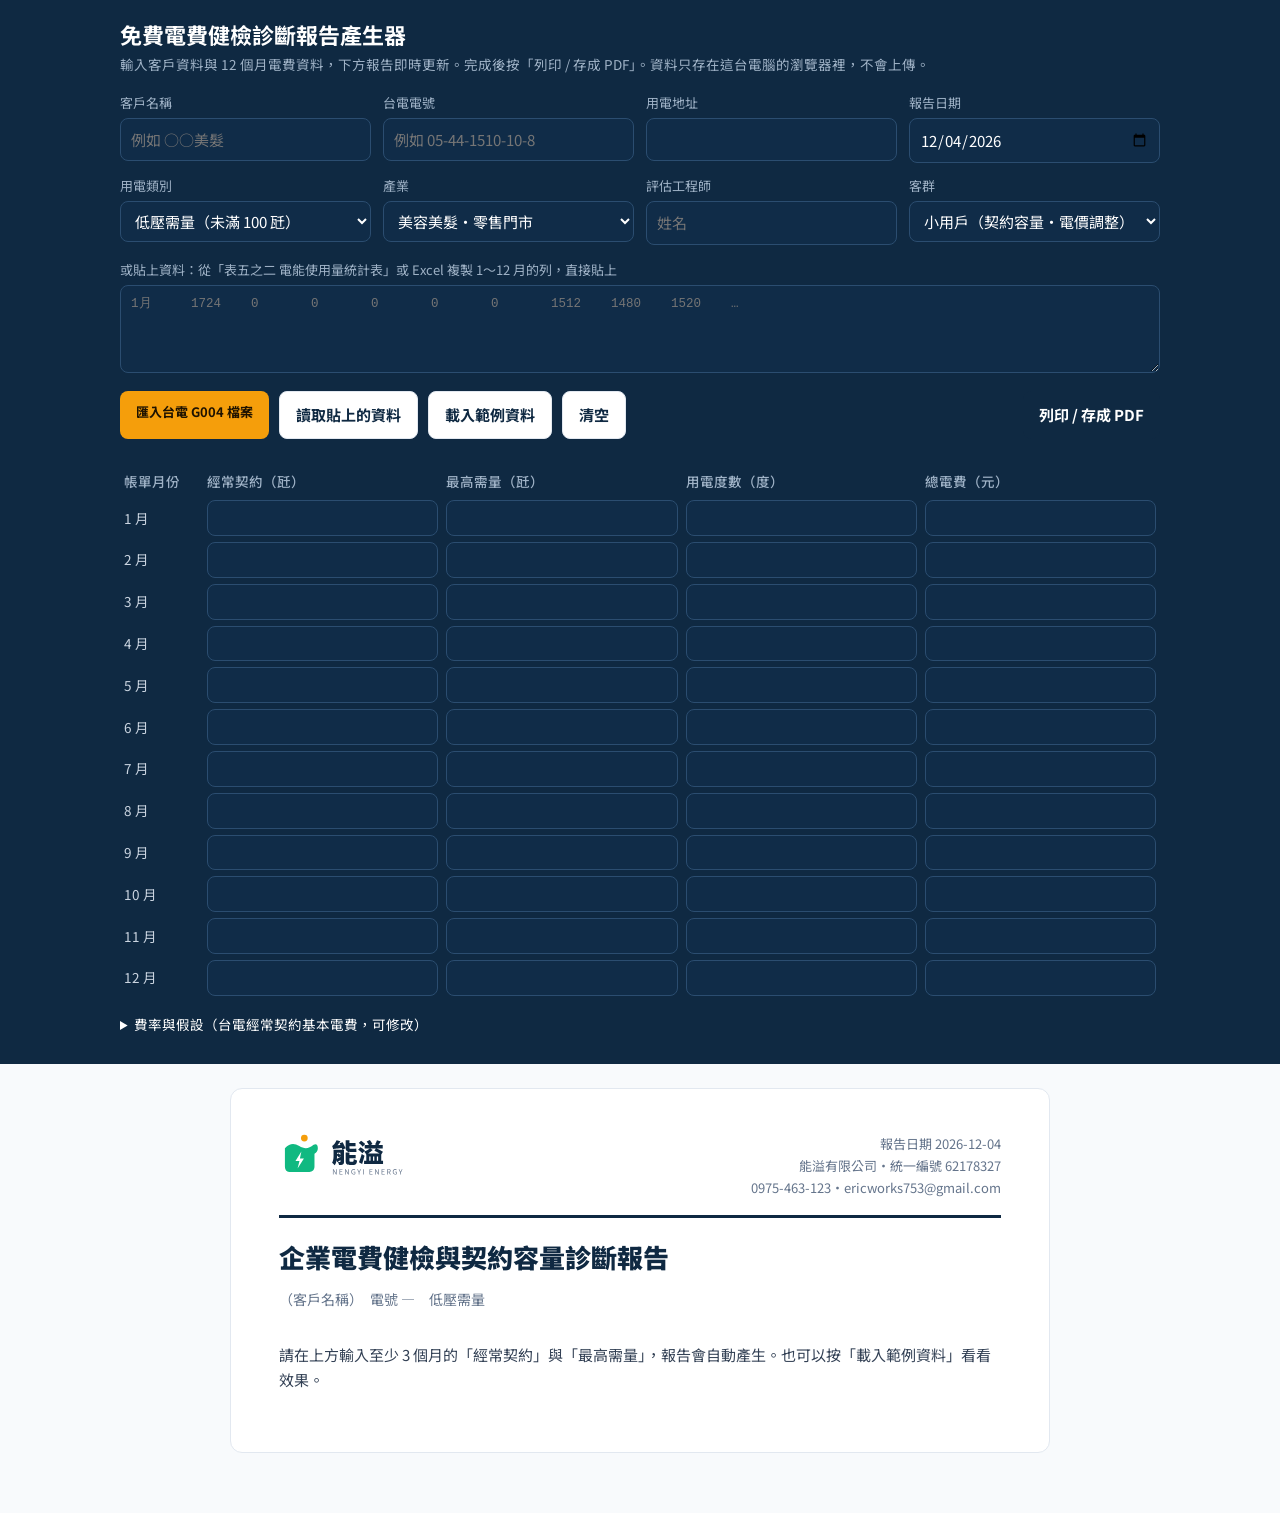
<file: tools/diagnosis.html>
<!DOCTYPE html>
<html lang="zh-Hant">
<head>
<meta charset="UTF-8">
<meta name="viewport" content="width=device-width, initial-scale=1, viewport-fit=cover">
<meta name="theme-color" content="#0F2942">
<meta name="robots" content="noindex">
<title>免費電費健檢診斷報告｜能溢有限公司</title>
<link rel="icon" type="image/svg+xml" href="../assets/logo-icon.svg">
<link rel="preconnect" href="https://fonts.googleapis.com">
<link rel="preconnect" href="https://fonts.gstatic.com" crossorigin>
<link href="https://fonts.googleapis.com/css2?family=Noto+Sans+TC:wght@400;500;700;900&family=Barlow+Condensed:wght@500;600;700&display=swap" rel="stylesheet">
<style>
:root{--navy:#0F2942;--green:#10B981;--green-soft:#e7f8f1;--amber:#F59E0B;--bg:#F8FAFC;--ink:#334155;--muted:#64748b;--line:#e2e8f0;--red:#e2554a}
*{box-sizing:border-box;min-width:0}
body{margin:0;font-family:"Noto Sans TC",system-ui,sans-serif;color:var(--ink);background:var(--bg);font-size:15px;line-height:1.7}
.num{font-family:"Barlow Condensed","Noto Sans TC",sans-serif;font-variant-numeric:tabular-nums}
h1,h2,h3{color:var(--navy);margin:0;line-height:1.3}
button,input,select,textarea{font:inherit}
:focus-visible{outline:3px solid var(--amber);outline-offset:2px}
.btn{border:0;border-radius:8px;padding:10px 16px;font-weight:700;cursor:pointer;background:var(--navy);color:#fff}
.btn.amber{background:var(--amber);color:#1f1300}
.btn.ghost{background:#fff;color:var(--navy);border:1.5px solid var(--line)}

/* ---------- 輸入區（列印時隱藏） ---------- */
.tool{background:var(--navy);color:#cbd5e1;padding:20px 0 28px}
.wrap{max-width:1080px;margin:0 auto;padding:0 20px}
.tool h1{color:#fff;font-size:22px}
.tool p.hint{font-size:13.5px;color:#9fb2c6;margin:4px 0 16px}
.grid{display:grid;grid-template-columns:repeat(4,minmax(0,1fr));gap:12px}
@media (max-width:760px){.grid{grid-template-columns:1fr 1fr}}
.tool label{display:block;font-size:13px;color:#9fb2c6;margin-bottom:4px}
.tool input,.tool select,.tool textarea{width:100%;border:1px solid #2b4d70;background:#102c48;color:#fff;border-radius:8px;padding:8px 10px;font-size:15px}
.tool textarea{height:88px;font-family:ui-monospace,monospace;font-size:12.5px}
.rowbtn{display:flex;gap:10px;flex-wrap:wrap;margin-top:12px}
.months{width:100%;border-collapse:collapse;margin-top:14px;font-size:13.5px}
.months th{color:#9fb2c6;font-weight:500;text-align:left;padding:4px}
.months td{padding:3px 4px}
.months input{padding:5px 7px;font-size:14px;text-align:right}
.tblwrap{overflow-x:auto}
.msg{font-size:13.5px;margin-top:8px;color:#fde9c0}
details.rates{margin-top:14px;font-size:13.5px}
details.rates summary{cursor:pointer;color:#fff}

/* ---------- 報告（A4） ---------- */
.report{max-width:820px;margin:24px auto 60px;background:#fff;border:1px solid var(--line);border-radius:12px;padding:44px 48px}
@media (max-width:760px){.report{padding:24px 18px;margin:12px}}
.rhead{display:flex;justify-content:space-between;align-items:flex-start;gap:20px;border-bottom:3px solid var(--navy);padding-bottom:16px}
.rhead img{height:44px}
.rhead .meta{text-align:right;font-size:13px;color:var(--muted)}
.rtitle{margin:22px 0 4px;font-size:26px;font-weight:900}
.rsub{color:var(--muted);font-size:14px}
.sec{margin-top:30px}
.sec h2{font-size:18px;padding-left:12px;border-left:4px solid var(--green);margin-bottom:12px}
.kpis{display:grid;grid-template-columns:repeat(3,minmax(0,1fr));gap:10px}
@media (max-width:560px){.kpis{grid-template-columns:1fr}}
.kpi{background:var(--bg);border-radius:10px;padding:12px 14px}
.kpi small{display:block;font-size:12.5px;color:var(--muted)}
.kpi b{font-size:28px;color:var(--navy);font-weight:600;line-height:1.2}
.kpi b.g{color:var(--green)} .kpi b.r{color:var(--red)}
.kpi.hero{background:var(--navy)} .kpi.hero small{color:#9fb2c6} .kpi.hero b{color:#fff;font-size:24px;white-space:nowrap}
table.data{width:100%;border-collapse:collapse;font-size:13.5px;margin-top:10px}
table.data th,table.data td{padding:7px 8px;border-bottom:1px solid var(--line);text-align:right;white-space:nowrap}
table.data th:first-child,table.data td:first-child{text-align:left}
table.data th{background:var(--bg);color:var(--muted);font-weight:500}
table.data tr.over td{color:var(--red)}
table.data tfoot td{font-weight:700;background:var(--green-soft)}
.chart svg{width:100%;height:auto;display:block}
.note{font-size:13px;color:var(--muted);margin-top:8px}
.find{display:grid;gap:10px}
.find div{border-left:3px solid var(--amber);padding:2px 0 2px 12px}
.find b{color:var(--navy)}
.plan{background:var(--green-soft);border-radius:12px;padding:18px 20px}
.plan b{color:#065f46}
.sign{margin-top:34px;display:flex;justify-content:space-between;gap:20px;font-size:13.5px;color:var(--muted);border-top:1px solid var(--line);padding-top:14px;flex-wrap:wrap}

@media print{
  @page{size:A4;margin:14mm}
  body{background:#fff;font-size:12.5px}
  .tool{display:none}
  .report{border:0;margin:0;padding:0;max-width:none;border-radius:0}
  .sec{break-inside:avoid}
  .kpi.hero{-webkit-print-color-adjust:exact;print-color-adjust:exact}
  .plan,.kpi,table.data th,table.data tfoot td{-webkit-print-color-adjust:exact;print-color-adjust:exact}
}

html{-webkit-tap-highlight-color:transparent}
button,.btn{touch-action:manipulation;-webkit-user-select:none;user-select:none;transition:transform 140ms cubic-bezier(0.23,1,0.32,1)}
button:active,.btn:active{transform:scale(0.97)}
</style>
</head>
<body>

<section class="tool" aria-label="輸入資料">
  <div class="wrap">
    <h1>免費電費健檢診斷報告產生器</h1>
    <p class="hint">輸入客戶資料與 12 個月電費資料，下方報告即時更新。完成後按「列印 / 存成 PDF」。資料只存在這台電腦的瀏覽器裡，不會上傳。</p>

    <div class="grid">
      <div><label for="iName">客戶名稱</label><input id="iName" placeholder="例如 ○○美髮"></div>
      <div><label for="iNo">台電電號</label><input id="iNo" placeholder="例如 05-44-1510-10-8"></div>
      <div><label for="iAddr">用電地址</label><input id="iAddr"></div>
      <div><label for="iDate">報告日期</label><input id="iDate" type="date"></div>
      <div><label for="iType">用電類別</label>
        <select id="iType">
          <option value="lv">低壓需量（未滿 100 瓩）</option>
          <option value="hv">高壓</option>
          <option value="ehv">特高壓</option>
        </select></div>
      <div><label for="iInd">產業</label>
        <select id="iInd">
          <option value="0.45">美容美髮・零售門市</option>
          <option value="0.50">餐飲</option>
          <option value="0.50">商辦大樓</option>
          <option value="0.45">飯店旅宿</option>
          <option value="0.45">醫院診所・長照</option>
          <option value="0.35">製造工廠</option>
          <option value="0.50">冷鏈倉儲・量販</option>
          <option value="0.40">其他</option>
        </select></div>
      <div><label for="iEng">評估工程師</label><input id="iEng" placeholder="姓名"></div>
      <div><label for="iTarget">客群</label>
        <select id="iTarget"><option value="small">小用戶（契約容量・電價調整）</option><option value="big">大用戶（0 元 ESCO）</option></select></div>
    </div>

    <label for="iPaste" style="margin-top:14px">或貼上資料：從「表五之二 電能使用量統計表」或 Excel 複製 1～12 月的列，直接貼上</label>
    <textarea id="iPaste" placeholder="1月	1724	0	0	0	0	0	1512	1480	1520	…"></textarea>
    <div class="rowbtn">
      <label class="btn amber" for="iFile" style="display:inline-block;margin:0;color:#1f1300">匯入台電 G004 檔案</label>
      <input type="file" id="iFile" accept=".xls,.htm,.html" style="position:absolute;width:1px;height:1px;opacity:0">
      <button class="btn ghost" id="bParse">讀取貼上的資料</button>
      <button class="btn ghost" id="bDemo">載入範例資料</button>
      <button class="btn ghost" id="bClear">清空</button>
      <button class="btn" id="bPrint" style="margin-left:auto">列印 / 存成 PDF</button>
    </div>
    <p class="msg" id="msg" role="status"></p>

    <div class="tblwrap">
    <table class="months" aria-label="12 個月電費資料">
      <thead><tr><th>帳單月份</th><th>經常契約（瓩）</th><th>最高需量（瓩）</th><th>用電度數（度）</th><th>總電費（元）</th></tr></thead>
      <tbody id="mBody"></tbody>
    </table>
    </div>

    <details class="rates">
      <summary>費率與假設（台電經常契約基本電費，可修改）</summary>
      <div class="grid" style="margin-top:10px">
        <div><label for="rSum">夏月 元/瓩・月</label><input id="rSum" type="number" step="0.1"></div>
        <div><label for="rNon">非夏月 元/瓩・月</label><input id="rNon" type="number" step="0.1"></div>
        <div><label for="rP1">超約 10% 以內倍數</label><input id="rP1" type="number" step="0.5" value="2"></div>
        <div><label for="rP2">超約 10% 以上倍數</label><input id="rP2" type="number" step="0.5" value="3"></div>
        <div><label for="rAcLo">空調節能率下限 %</label><input id="rAcLo" type="number" value="15"></div>
        <div><label for="rAcHi">空調節能率上限 %</label><input id="rAcHi" type="number" value="30"></div>
        <div><label for="rShare">能溢分潤比例 %</label><input id="rShare" type="number" value="70"></div>
        <div><label for="rEf">排碳係數 kg/度</label><input id="rEf" type="number" step="0.001" value="0.474"></div>
      </div>
      <p class="hint" style="margin-top:8px">預設費率：低壓 236.20／173.20、高壓 223.60／166.90、特高壓 217.30／160.60 元/瓩・月。夏月：低壓 6～9 月；高壓、特高壓 5/16～10/15（5、10 月帳單以一半計）。台電調整費率時請更新。</p>
    </details>
  </div>
</section>

<article class="report" id="report" aria-label="診斷報告"></article>

<script>
{
const $=id=>document.getElementById(id);
const esc=s=>String(s??'').replace(/[&<>"']/g,c=>({'&':'&amp;','<':'&lt;','>':'&gt;','"':'&quot;',"'":'&#39;'}[c]));
const fmt=(x,d=0)=>isFinite(x)?Number(x).toLocaleString('zh-TW',{minimumFractionDigits:d,maximumFractionDigits:d}):'—';
const RATES={lv:[236.2,173.2],hv:[223.6,166.9],ehv:[217.3,160.6]};
const TYPE_NAME={lv:'低壓需量',hv:'高壓',ehv:'特高壓'};
const KEY='nengyi-diag-v1';

/* 月份列 */
const mBody=$('mBody');
mBody.innerHTML=Array.from({length:12},(_,i)=>`<tr><td>${i+1} 月</td>
  <td><input type="number" min="0" data-m="${i}" data-k="c" aria-label="${i+1}月經常契約"></td>
  <td><input type="number" min="0" data-m="${i}" data-k="d" aria-label="${i+1}月最高需量"></td>
  <td><input type="number" min="0" data-m="${i}" data-k="kwh" aria-label="${i+1}月用電度數"></td>
  <td><input type="number" min="0" data-m="${i}" data-k="cost" aria-label="${i+1}月總電費"></td></tr>`).join('');

const fields=['iName','iNo','iAddr','iDate','iType','iInd','iEng','iTarget','rSum','rNon','rP1','rP2','rAcLo','rAcHi','rShare','rEf'];
function readMonths(){return Array.from({length:12},(_,i)=>{const g=k=>parseFloat(mBody.querySelector(`[data-m="${i}"][data-k="${k}"]`).value);return{c:g('c'),d:g('d'),kwh:g('kwh'),cost:g('cost')}})}
function writeMonths(ms){ms.forEach((m,i)=>['c','d','kwh','cost'].forEach(k=>{mBody.querySelector(`[data-m="${i}"][data-k="${k}"]`).value=isFinite(m[k])?m[k]:''}))}
function save(){try{const o={};fields.forEach(f=>o[f]=$(f).value);o.months=readMonths();localStorage.setItem(KEY,JSON.stringify(o))}catch(e){}}
function load(){try{const o=JSON.parse(localStorage.getItem(KEY));if(!o)return false;fields.forEach(f=>{if(o[f]!==undefined)$(f).value=o[f]});writeMonths(o.months||[]);return true}catch(e){return false}}
function setRates(){const r=RATES[$('iType').value];$('rSum').value=r[0];$('rNon').value=r[1]}

/* 夏月權重：低壓 6–9 月；高壓 5/16–10/15 */
function summerW(type,m){ // m = 1..12
  if(type==='lv') return (m>=6&&m<=9)?1:0;
  if(m>=6&&m<=9) return 1; if(m===5||m===10) return 0.5; return 0;
}
function basic(C,D,rate,p1,p2){ // 一個月基本電費（含超約）
  let cost=C*rate; const over=Math.max(0,D-C);
  if(over>0){const a=Math.min(over,0.1*C), b=over-a; cost+=a*rate*p1+b*rate*p2;}
  return cost;
}

/* 貼上解析：表五之二（≥17 個數字）或 4 欄（契約、需量、度數、電費） */
function parsePaste(){
  const lines=$('iPaste').value.split(/\r?\n/).map(s=>s.trim()).filter(Boolean);
  const out=Array.from({length:12},()=>({c:NaN,d:NaN,kwh:NaN,cost:NaN})); let n=0;
  for(const ln of lines){
    const mm=ln.match(/^(\d{1,2})\s*月/); if(!mm) continue;
    const m=+mm[1]; if(m<1||m>12) continue;
    const nums=ln.replace(/^(\d{1,2})\s*月/,'').split(/[\t,|]+|\s{2,}|\s/).map(s=>s.replace(/,/g,'')).filter(s=>s!=='').map(Number).filter(x=>isFinite(x));
    let r;
    if(nums.length>=17){ // 契約5、需量4、度數5、轉供1、功因1、總電費1
      r={c:nums[0],d:Math.max(nums[5],nums[6],nums[7],nums[8]),kwh:nums[13],cost:nums[nums.length-1]};
    }else if(nums.length>=4){r={c:nums[0],d:nums[1],kwh:nums[2],cost:nums[3]};}
    else continue;
    out[m-1]=r; n++;
  }
  if(!n){$('msg').textContent='沒有讀到資料：每一列要以「1月」「2月」…開頭。';return}
  writeMonths(out); $('msg').textContent=`已讀取 ${n} 個月。最高需量取尖峰、半尖峰、週六半尖峰、離峰中最大的值。`; render(); save();
}


/* 匯入台電「用戶用電歷史資料表」G004（HTML 格式的 .xls，Big5 編碼） */
async function importG004(file){
  const buf=await file.arrayBuffer();
  let html; try{html=new TextDecoder('big5').decode(buf)}catch(e){html=new TextDecoder().decode(buf)}
  if(!/G004|用電歷史資料/.test(html)) html=new TextDecoder().decode(buf);
  const doc=new DOMParser().parseFromString(html,'text/html');
  const cells=r=>[...r.cells].map(c=>c.textContent.replace(/\s+/g,' ').trim());
  const rows=[...doc.querySelectorAll('tr')].map(cells);
  const clean=t=>t.replace(/\s/g,'');
  const find=label=>{for(const r of rows){const i=r.findIndex(c=>clean(c)===label); if(i>=0){const v=r.slice(i+1).find(c=>c&&clean(c)!==label); if(v) return v;}} return '';};
  let contract=NaN;
  for(const r of rows){const i=r.findIndex(c=>clean(c)==='經常'); if(i>=0&&isFinite(parseFloat(r[i+1]))){contract=parseFloat(r[i+1]);break;}}
  const out=Array.from({length:12},()=>({c:NaN,d:NaN,kwh:NaN,cost:NaN})); let n=0;
  for(const r of rows){
    const m=(r[0]||'').match(/^(\d{4})\/(\d{1,2})$/); if(!m) continue;
    const v=r.slice(1).map(x=>parseFloat(x.replace(/,/g,'')));
    if(v.length<11) continue;
    out[+m[2]-1]={c:contract,d:Math.max(v[0]||0,v[1]||0,v[2]||0,v[3]||0),kwh:v[8],cost:v[10]}; n++;
  }
  if(!n){$('msg').textContent='這個檔案讀不到月份資料，請確認是台電 G004 用電歷史資料表。';return}
  const name=find('戶名'), no=find('電號'), addr=find('用電地址');
  if(name) $('iName').value=name; if(no) $('iNo').value=no; if(addr) $('iAddr').value=addr;
  if(isFinite(contract)){ $('iType').value=contract<100?'lv':'hv'; setRates(); }
  writeMonths(out);
  $('msg').textContent=`已匯入 ${n} 個月（經常契約 ${isFinite(contract)?contract:'未讀到'} 瓩）。最高需量取四個時段中最大的值。請確認用電類別與產業。`;
  render(); save();
}

function demo(){
  $('iName').value='範例美髮沙龍'; $('iNo').value='00-00-0000-00-0'; $('iAddr').value='新北市○○區○○路 1 號';
  $('iType').value='lv'; $('iInd').value='0.45'; $('iTarget').value='small'; setRates();
  const d=[38,36,40,45,52,63,68,70,61,50,42,39], k=[5200,4800,5400,6100,7300,9100,10200,10500,8800,6900,5600,5300];
  writeMonths(d.map((x,i)=>({c:80,d:x,kwh:k[i],cost:Math.round(80*(i>=5&&i<=8?236.2:173.2)+k[i]*(i>=5&&i<=8?3.44:3.26))})));
  $('msg').textContent='已載入範例資料（虛構）。'; render(); save();
}

function analyze(){
  const type=$('iType').value, rs=+$('rSum').value, rn=+$('rNon').value, p1=+$('rP1').value, p2=+$('rP2').value;
  const ms=readMonths().map((m,i)=>({...m,mon:i+1}));
  const valid=ms.filter(m=>isFinite(m.c)&&isFinite(m.d)&&m.c>0);
  if(valid.length<3) return null;
  const rate=m=>{const w=summerW(type,m.mon);return rs*w+rn*(1-w)};
  const curC=valid[valid.length-1].c;
  const costAt=C=>valid.reduce((s,m)=>s+basic(C,m.d,rate(m),p1,p2),0);
  const curActual=valid.reduce((s,m)=>s+basic(m.c,m.d,rate(m),p1,p2),0);
  const maxD=Math.max(...valid.map(m=>m.d));
  let best={C:curC,cost:costAt(curC)};
  const lo=Math.max(1,Math.floor(maxD*0.6)), hi=Math.ceil(Math.max(maxD*1.3,curC));
  for(let C=lo;C<=hi;C++){const c=costAt(C); if(c<best.cost-0.5) best={C,cost:c};}
  const overMonths=valid.filter(m=>m.d>m.c);
  const penalty=valid.reduce((s,m)=>s+basic(m.c,m.d,rate(m),p1,p2)-m.c*rate(m),0);
  const kwh=ms.reduce((s,m)=>s+(isFinite(m.kwh)?m.kwh:0),0), cost=ms.reduce((s,m)=>s+(isFinite(m.cost)?m.cost:0),0);
  const months=valid.length, scale=12/months;
  const share=+$('iInd').value, acLo=+$('rAcLo').value/100, acHi=+$('rAcHi').value/100;
  const price=kwh>0?cost/kwh:NaN;
  const acKwhLo=kwh*scale*share*acLo, acKwhHi=kwh*scale*share*acHi;
  const capSave=Math.max(0,(curActual-best.cost)*scale);
  return {type,ms,valid,curC,maxD,best,curActual:curActual*scale,optCost:best.cost*scale,capSave,overMonths,penalty:penalty*scale,
    kwh:kwh*scale,cost:cost*scale,price,share,acKwhLo,acKwhHi,acSaveLo:acKwhLo*price,acSaveHi:acKwhHi*price,months,
    loadFactor: kwh>0? (kwh/months)/(maxD*730):NaN};
}

function chart(a){
  const W=720,H=230,L=46,R=10,T=14,B=30, iw=W-L-R, ih=H-T-B;
  const vals=a.ms.map(m=>isFinite(m.d)?m.d:0), cs=a.ms.map(m=>isFinite(m.c)?m.c:0);
  const mx=Math.max(...vals,...cs,a.best.C)*1.12||1, bw=iw/12*0.6;
  const y=v=>T+ih*(1-v/mx);
  let s='';
  for(let k=0;k<=4;k++){const v=mx*k/4;s+=`<line x1="${L}" x2="${W-R}" y1="${y(v)}" y2="${y(v)}" stroke="#e2e8f0"/><text x="${L-6}" y="${y(v)+4}" font-size="11" fill="#64748b" text-anchor="end">${fmt(v)}</text>`}
  a.ms.forEach((m,i)=>{const x=L+iw*(i+0.5)/12; const v=vals[i]; const over=isFinite(m.c)&&v>m.c;
    s+=`<rect x="${x-bw/2}" y="${y(v)}" width="${bw}" height="${Math.max(0,T+ih-y(v))}" rx="3" fill="${over?'#e2554a':'#0F2942'}"/>
    <text x="${x}" y="${H-10}" font-size="11" fill="#64748b" text-anchor="middle">${i+1}月</text>`});
  const pts=a.ms.map((m,i)=>`${L+iw*(i+0.5)/12},${y(cs[i])}`).join(' ');
  s+=`<polyline points="${pts}" fill="none" stroke="#F59E0B" stroke-width="2.5"/>`;
  if(a.best.C!==a.curC) s+=`<line x1="${L}" x2="${W-R}" y1="${y(a.best.C)}" y2="${y(a.best.C)}" stroke="#10B981" stroke-width="2" stroke-dasharray="6 5"/><text x="${W-R}" y="${y(a.best.C)-6}" font-size="11.5" fill="#047857" text-anchor="end">建議契約 ${fmt(a.best.C)} 瓩</text>`;
  return `<svg viewBox="0 0 ${W} ${H}" role="img" aria-label="每月最高需量與契約容量">${s}</svg>
  <p class="note">深藍：每月最高需量；紅色：超過契約容量的月份；橘線：目前契約容量；綠色虛線：建議契約容量。</p>`;
}

function render(){
  const a=analyze(), r=$('report');
  const name=esc($('iName').value||'（客戶名稱）'), date=$('iDate').value||new Date().toISOString().slice(0,10);
  const head=`<div class="rhead"><img src="../assets/logo-horizontal.svg" alt="能溢有限公司"><div class="meta">報告日期 ${esc(date)}<br>能溢有限公司・統一編號 62178327<br>0975-463-123・ericworks753@gmail.com</div></div>
  <h1 class="rtitle">企業電費健檢與契約容量診斷報告</h1>
  <p class="rsub">${name}　電號 ${esc($('iNo').value||'—')}　${esc(TYPE_NAME[$('iType').value])}　${esc($('iAddr').value)}</p>`;
  if(!a){r.innerHTML=head+`<div class="sec"><p>請在上方輸入至少 3 個月的「經常契約」與「最高需量」，報告會自動產生。也可以按「載入範例資料」看看效果。</p></div>`;return}

  const shareN=+$('rShare').value/100, big=$('iTarget').value==='big';
  const totalLo=a.capSave+a.acSaveLo, totalHi=a.capSave+a.acSaveHi;
  const dir=a.best.C<a.curC?'調降':a.best.C>a.curC?'調升':'維持';
  const finds=[];
  if(a.overMonths.length) finds.push(`<div><b>有 ${a.overMonths.length} 個月超約。</b>最高需量 ${fmt(a.maxD)} 瓩，超過目前契約 ${fmt(a.curC)} 瓩，一年約多繳 <b class="num">${fmt(a.penalty)}</b> 元超約附加費。</div>`);
  if(a.best.C<a.curC) finds.push(`<div><b>契約容量訂得偏高。</b>多數月份用不到 ${fmt(a.curC)} 瓩，每個月都在為用不到的容量付基本電費。</div>`);
  if(a.best.C!==a.curC) finds.push(`<div><b>建議${dir}到 ${fmt(a.best.C)} 瓩。</b>以過去 ${a.months} 個月用電試算，一年基本電費可省約 <b class="num">${fmt(a.capSave)}</b> 元。</div>`);
  const nOverNew=a.valid.filter(m=>m.d>a.best.C).length;
  if(a.best.C!==a.curC&&nOverNew) finds.push(`<div><b>建議值會讓 ${nOverNew} 個月小幅超約，但整年仍比較省。</b>這是因為超約只在夏季幾個月發生，付少量超約費比全年多付基本電費划算；電力分析儀的需量預警可以再把超約壓低。</div>`);
  else finds.push(`<div><b>目前契約容量已接近最佳值。</b>節費重點在空調運轉與尖峰用電管理。</div>`);
  if(isFinite(a.loadFactor)&&a.loadFactor<0.3) finds.push(`<div><b>用電集中在短時間。</b>負載率約 ${fmt(a.loadFactor*100)}%，尖峰需量偏高，裝設電力分析儀監控與錯開設備啟動可以再壓低需量。</div>`);
  finds.push(`<div><b>空調是最大的可調整用電。</b>依產業估計空調約佔用電 ${fmt(a.share*100)}%，運轉最佳化可省 ${fmt(+$('rAcLo').value)}～${fmt(+$('rAcHi').value)}%。</div>`);

  const rows=a.ms.map(m=>{if(!isFinite(m.c)&&!isFinite(m.d))return '';const over=m.d>m.c;
    return `<tr class="${over?'over':''}"><td>${m.mon} 月</td><td>${fmt(m.c)}</td><td>${fmt(m.d)}</td><td>${over?'+'+fmt(m.d-m.c):'—'}</td><td>${fmt(m.kwh)}</td><td>${fmt(m.cost)}</td></tr>`}).join('');

  const planSmall=`<p><b>0 元導入，從省下的電費分潤。</b>能溢負責安裝電力分析儀、線上數據分析、向台電辦理契約容量與電價調整（相關規費由能溢支付）。合約期間每月省下的電費，客戶保留 ${fmt((1-shareN)*100)}%、能溢 ${fmt(shareN*100)}%；沒省到就不收費。</p>
  <p style="margin-top:8px">以本報告估計，每月約省 <b class="num">${fmt(totalLo/12)}～${fmt(totalHi/12)}</b> 元，客戶每月實際多留 <b class="num">${fmt(totalLo/12*(1-shareN))}～${fmt(totalHi/12*(1-shareN))}</b> 元，不需任何前期費用。</p>`;
  const planBig=`<p><b>0 元 ESCO 節能分潤。</b>能溢全額出資建置監控與空調最佳化設備，依 IPMVP 國際標準驗證節電量，只從實際省下的電費分潤（客戶 ${fmt((1-shareN)*100)}%、能溢 ${fmt(shareN*100)}%）。合約期滿設備無償移轉。</p>
  <p style="margin-top:8px">以本報告估計，每年約省 <b class="num">${fmt(totalLo)}～${fmt(totalHi)}</b> 元。精確數字需現場量測空調設備後確認。</p>`;

  r.innerHTML=head+`
  <section class="sec"><h2>診斷結果摘要</h2>
    <div class="kpis">
      <div class="kpi hero"><small>每年可省電費（估計）</small><b class="num">${fmt(totalLo)}～${fmt(totalHi)}</b><small>元</small></div>
      <div class="kpi"><small>契約容量建議</small><b class="num ${a.best.C!==a.curC?'g':''}">${fmt(a.curC)} → ${fmt(a.best.C)}</b><small>瓩，每年省 ${fmt(a.capSave)} 元</small></div>
      <div class="kpi"><small>超約月份</small><b class="num ${a.overMonths.length?'r':''}">${a.overMonths.length} 個月</b><small>超約附加費約 ${fmt(a.penalty)} 元/年</small></div>
    </div>
  </section>
  <section class="sec"><h2>主要發現</h2><div class="find">${finds.join('')}</div></section>
  <section class="sec chart"><h2>每月最高需量與契約容量</h2>${chart(a)}</section>
  <section class="sec"><h2>用電明細</h2>
    <div style="overflow-x:auto"><table class="data"><thead><tr><th>月份</th><th>經常契約（瓩）</th><th>最高需量（瓩）</th><th>超約（瓩）</th><th>用電度數</th><th>總電費（元）</th></tr></thead>
    <tbody>${rows}</tbody>
    <tfoot><tr><td>年合計</td><td></td><td>最高 ${fmt(a.maxD)}</td><td></td><td>${fmt(a.kwh)}</td><td>${fmt(a.cost)}</td></tr></tfoot></table></div>
    <p class="note">平均電價約 ${fmt(a.price,2)} 元/度。${a.months<12?`資料只有 ${a.months} 個月，年度數字依比例推估。`:''}</p>
  </section>
  <section class="sec"><h2>節費潛力估算</h2>
    <div style="overflow-x:auto"><table class="data"><thead><tr><th>項目</th><th>作法</th><th>每年節省（元）</th><th>年節電（度）</th></tr></thead><tbody>
      <tr><td>契約容量最佳化</td><td>${dir}至 ${fmt(a.best.C)} 瓩</td><td>${fmt(a.capSave)}</td><td>—</td></tr>
      <tr><td>空調運轉最佳化</td><td>電力分析儀監控＋運轉調整</td><td>${fmt(a.acSaveLo)}～${fmt(a.acSaveHi)}</td><td>${fmt(a.acKwhLo)}～${fmt(a.acKwhHi)}</td></tr>
      <tr><td>時間電價方案</td><td>依電力分析儀 15 分鐘資料評估</td><td>裝機後評估</td><td>—</td></tr>
    </tbody><tfoot><tr><td>合計</td><td></td><td>${fmt(totalLo)}～${fmt(totalHi)}</td><td>${fmt(a.acKwhLo)}～${fmt(a.acKwhHi)}</td></tr></tfoot></table></div>
    <p class="note">年減碳約 ${fmt(a.acKwhLo*+$('rEf').value/1000,1)}～${fmt(a.acKwhHi*+$('rEf').value/1000,1)} 公噸 CO₂e。契約容量試算依台電經常契約基本電費與超約附加費規定（超約 10% 以內 ${$('rP1').value} 倍、超過部分 ${$('rP2').value} 倍）；實際調整前會再確認未來用電計畫與台電規定。</p>
  </section>
  <section class="sec"><h2>能溢建議方案</h2><div class="plan">${big?planBig:planSmall}</div></section>
  <section class="sec"><h2>下一步</h2>
    <div class="find">
      <div><b>1. 確認報告內容</b>：有任何設備變動或營業時間調整，請告訴我們，我們會修正估算。</div>
      <div><b>2. 簽約與安裝</b>：簽約後約 1～2 週安裝電力分析儀，同步向台電申請契約調整。</div>
      <div><b>3. 每月績效報表</b>：每月寄送節電績效表，以台電電費單核對，沒省到不收費。</div>
    </div>
  </section>
  <div class="sign"><span>評估工程師：${esc($('iEng').value||'＿＿＿＿＿＿')}</span><span>本報告為依電費資料之初步估算，實際效益以現場量測與台電帳單為準。</span></div>`;
}

/* 事件 */
document.querySelector('.tool').addEventListener('input',e=>{ if(e.target.id==='iType') setRates(); render(); save(); });
$('bParse').onclick=parsePaste; $('iFile').onchange=e=>{const f=e.target.files[0]; if(f) importG004(f); e.target.value='';}; $('bDemo').onclick=demo;
$('bClear').onclick=()=>{ if(!confirmClear()) return; fields.forEach(f=>{if(f.startsWith('i'))$(f).value=''}); $('iType').value='lv';$('iInd').value='0.45';$('iTarget').value='small'; setRates(); writeMonths([]); $('iPaste').value=''; $('msg').textContent='已清空。'; render(); save(); };
let armed=false; function confirmClear(){ if(armed){armed=false;$('bClear').textContent='清空';return true} armed=true; $('bClear').textContent='再按一次確認清空'; setTimeout(()=>{armed=false;$('bClear').textContent='清空'},3000); return false; }
$('bPrint').onclick=()=>{ try{window.print()}catch(e){$('msg').textContent='這個預覽視窗不能列印，請用瀏覽器直接開啟這個檔案。'} };

if(!load()){ setRates(); $('iDate').value=new Date().toISOString().slice(0,10); }
render();
}
</script>
</body>
</html>
</file>
<file: assets/motion.css>
/* 能溢官網共用動態與品牌微互動（搭配 motion.js） */
:root{--ease-brand:cubic-bezier(.16,1,.3,1)}
.motion-on .reveal{opacity:0;transform:translateY(12px);transition:opacity 600ms var(--ease-brand),transform 600ms var(--ease-brand)}
.motion-on .reveal.in{opacity:1;transform:none}
.motion-on svg .draw{transition:stroke-dashoffset 1.4s var(--ease-brand)}
.motion-on svg .draw.drawn{stroke-dashoffset:0!important}
.btn .arr{display:inline-block;transition:transform 200ms var(--ease-brand)}
@media (hover:hover) and (pointer:fine){
  .btn:hover .arr{transform:translateX(3px)}
  .lift{transition:transform 200ms var(--ease-brand),border-color 200ms ease}
  .lift:hover{transform:translateY(-2px);border-color:rgba(0,135,90,.4)}
}
@media (prefers-reduced-motion:reduce){
  .reveal{opacity:1!important;transform:none!important}
  svg .draw{stroke-dashoffset:0!important}
}

/* GSAP 接手時關掉 CSS 過場，避免兩邊打架 */
.gsap-on .reveal{transition:none}
.scroll-progress{position:fixed;top:0;left:0;right:0;height:3px;background:#00C853;transform:scaleX(0);transform-origin:left;z-index:60;pointer-events:none}
.motion-off .scroll-progress{display:none}
</file>
